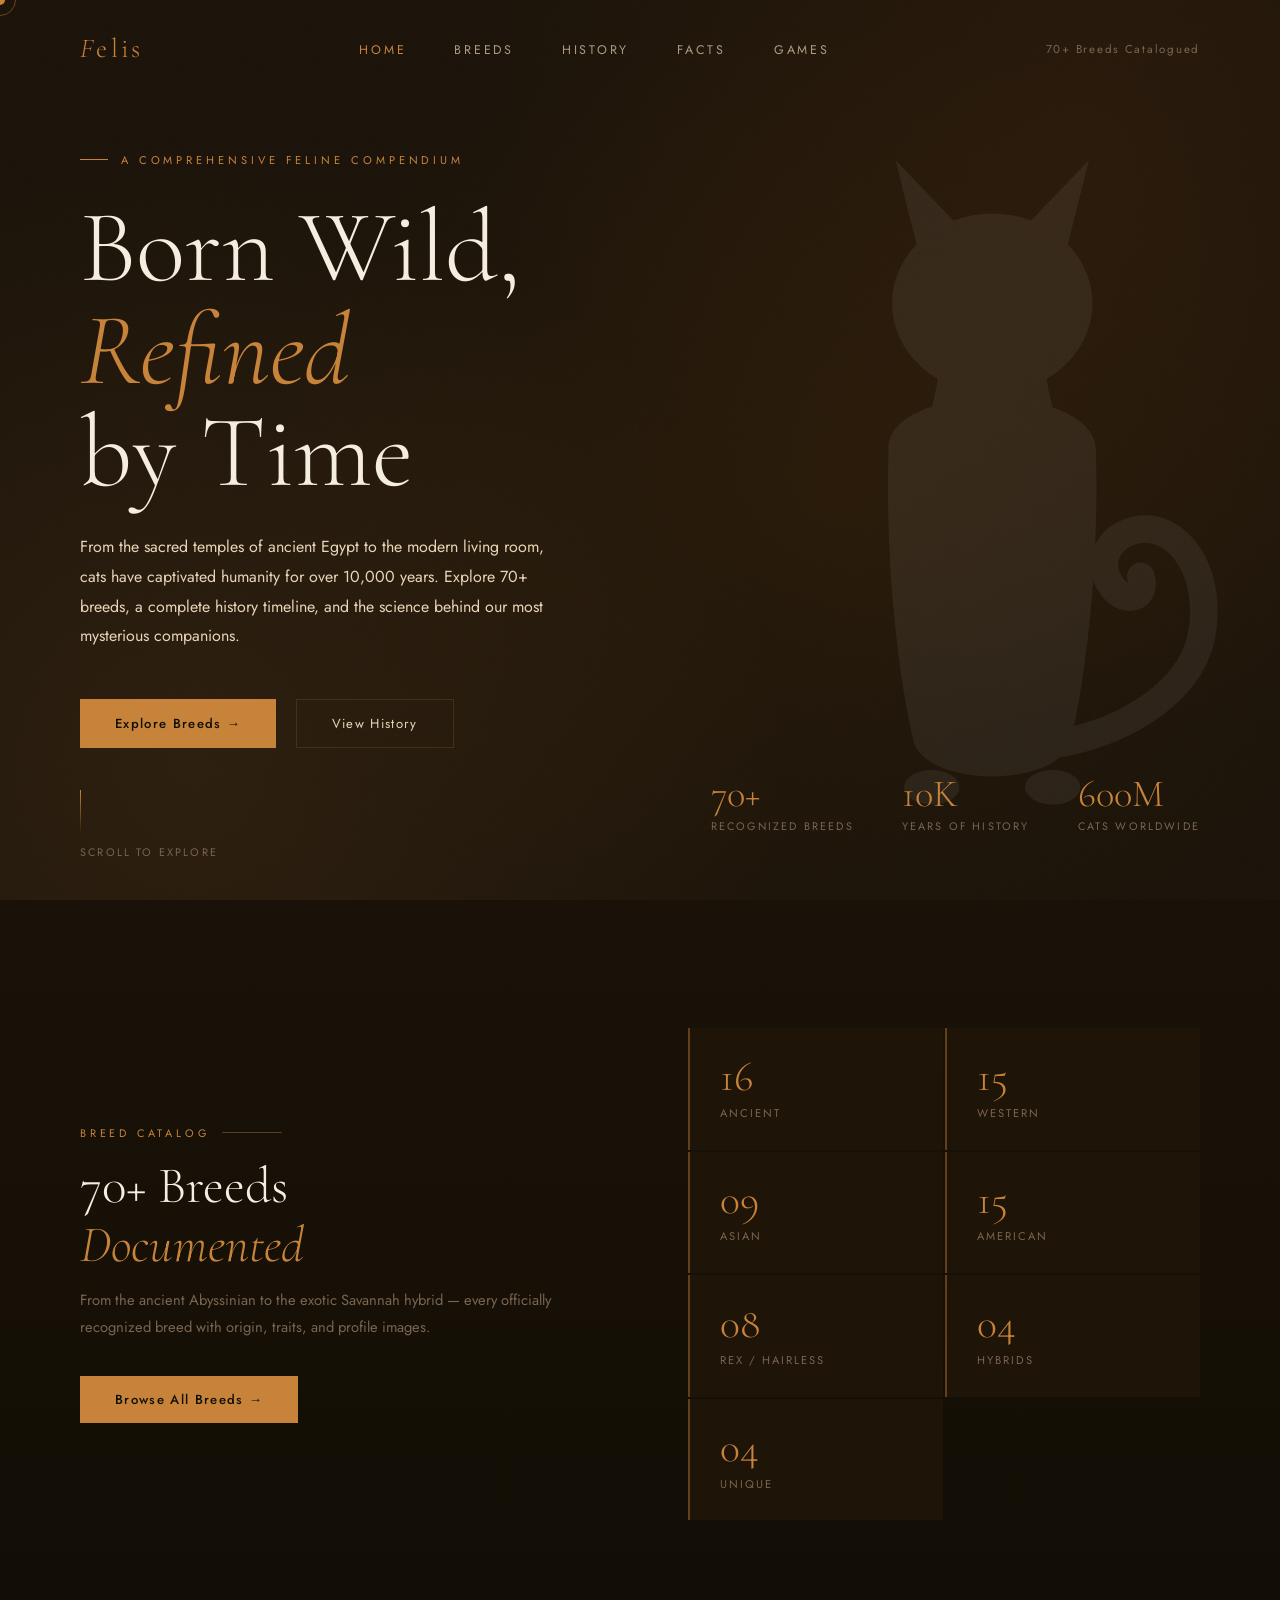
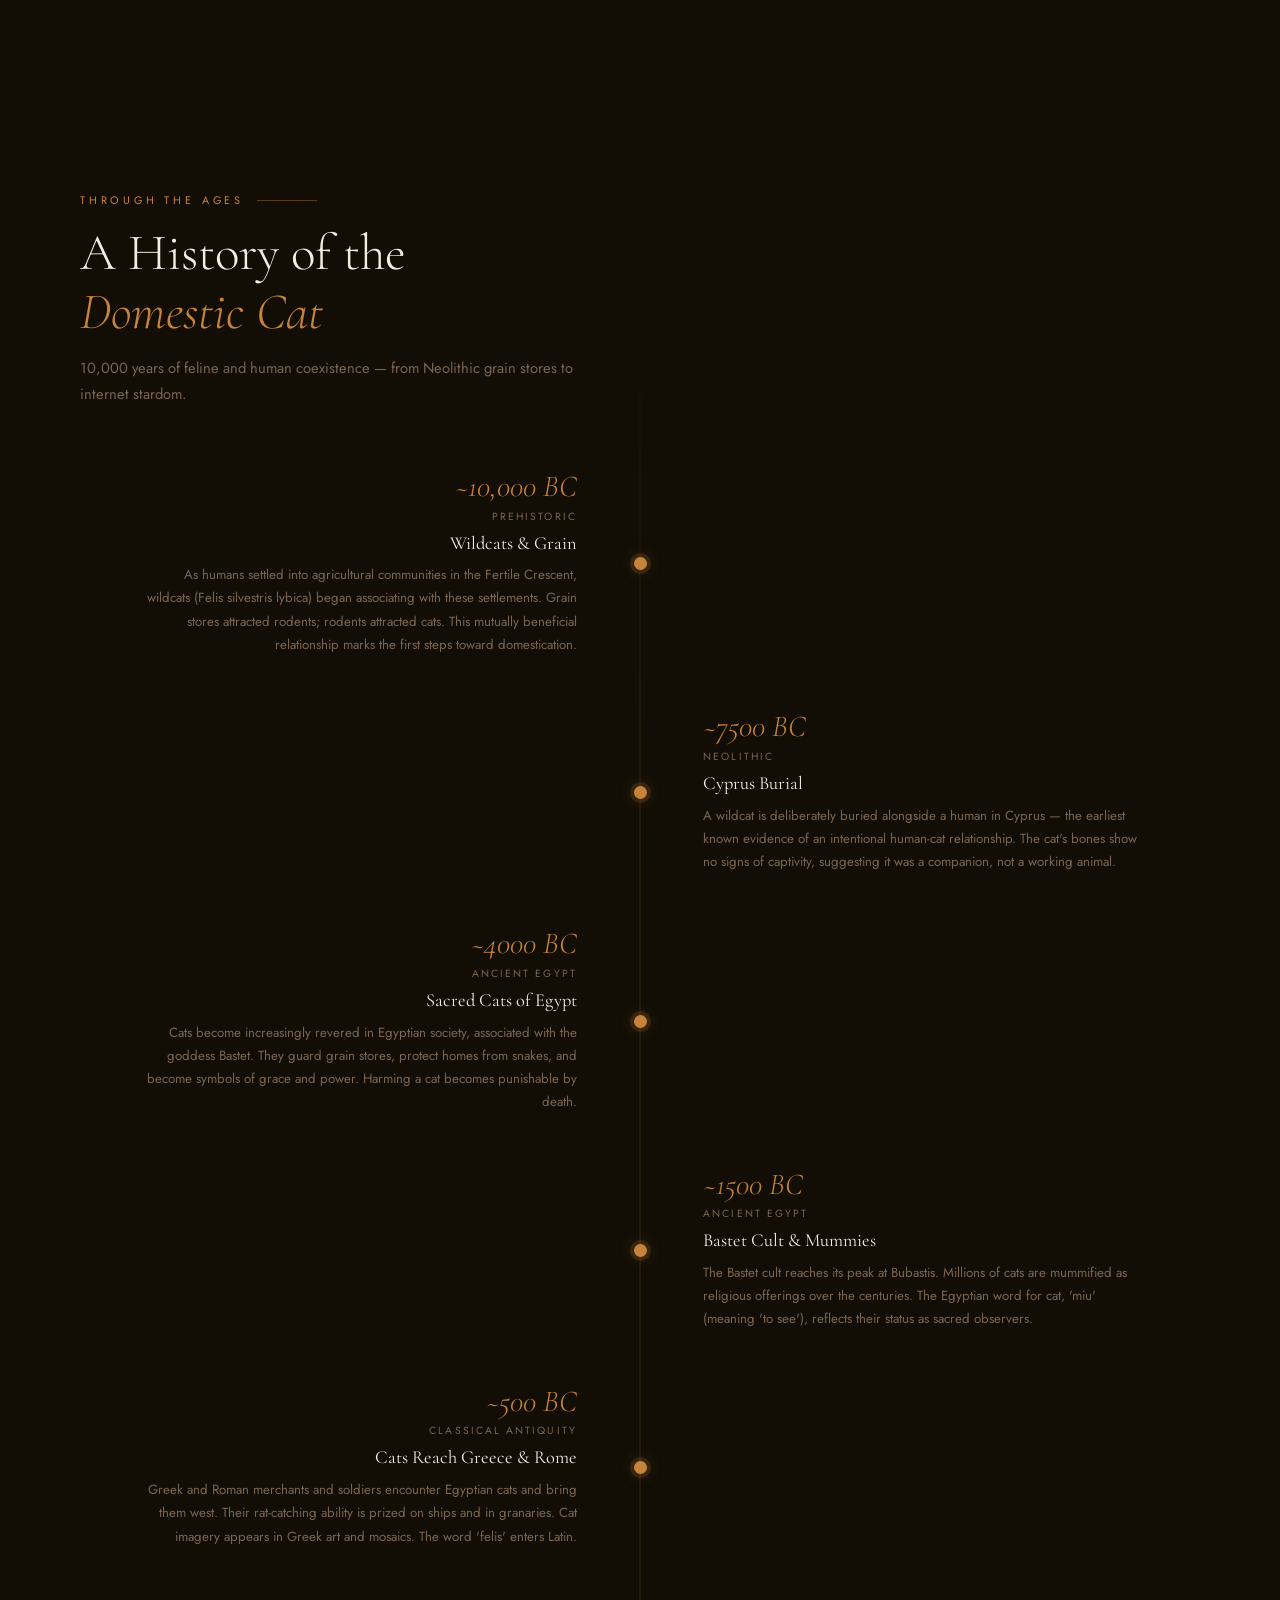
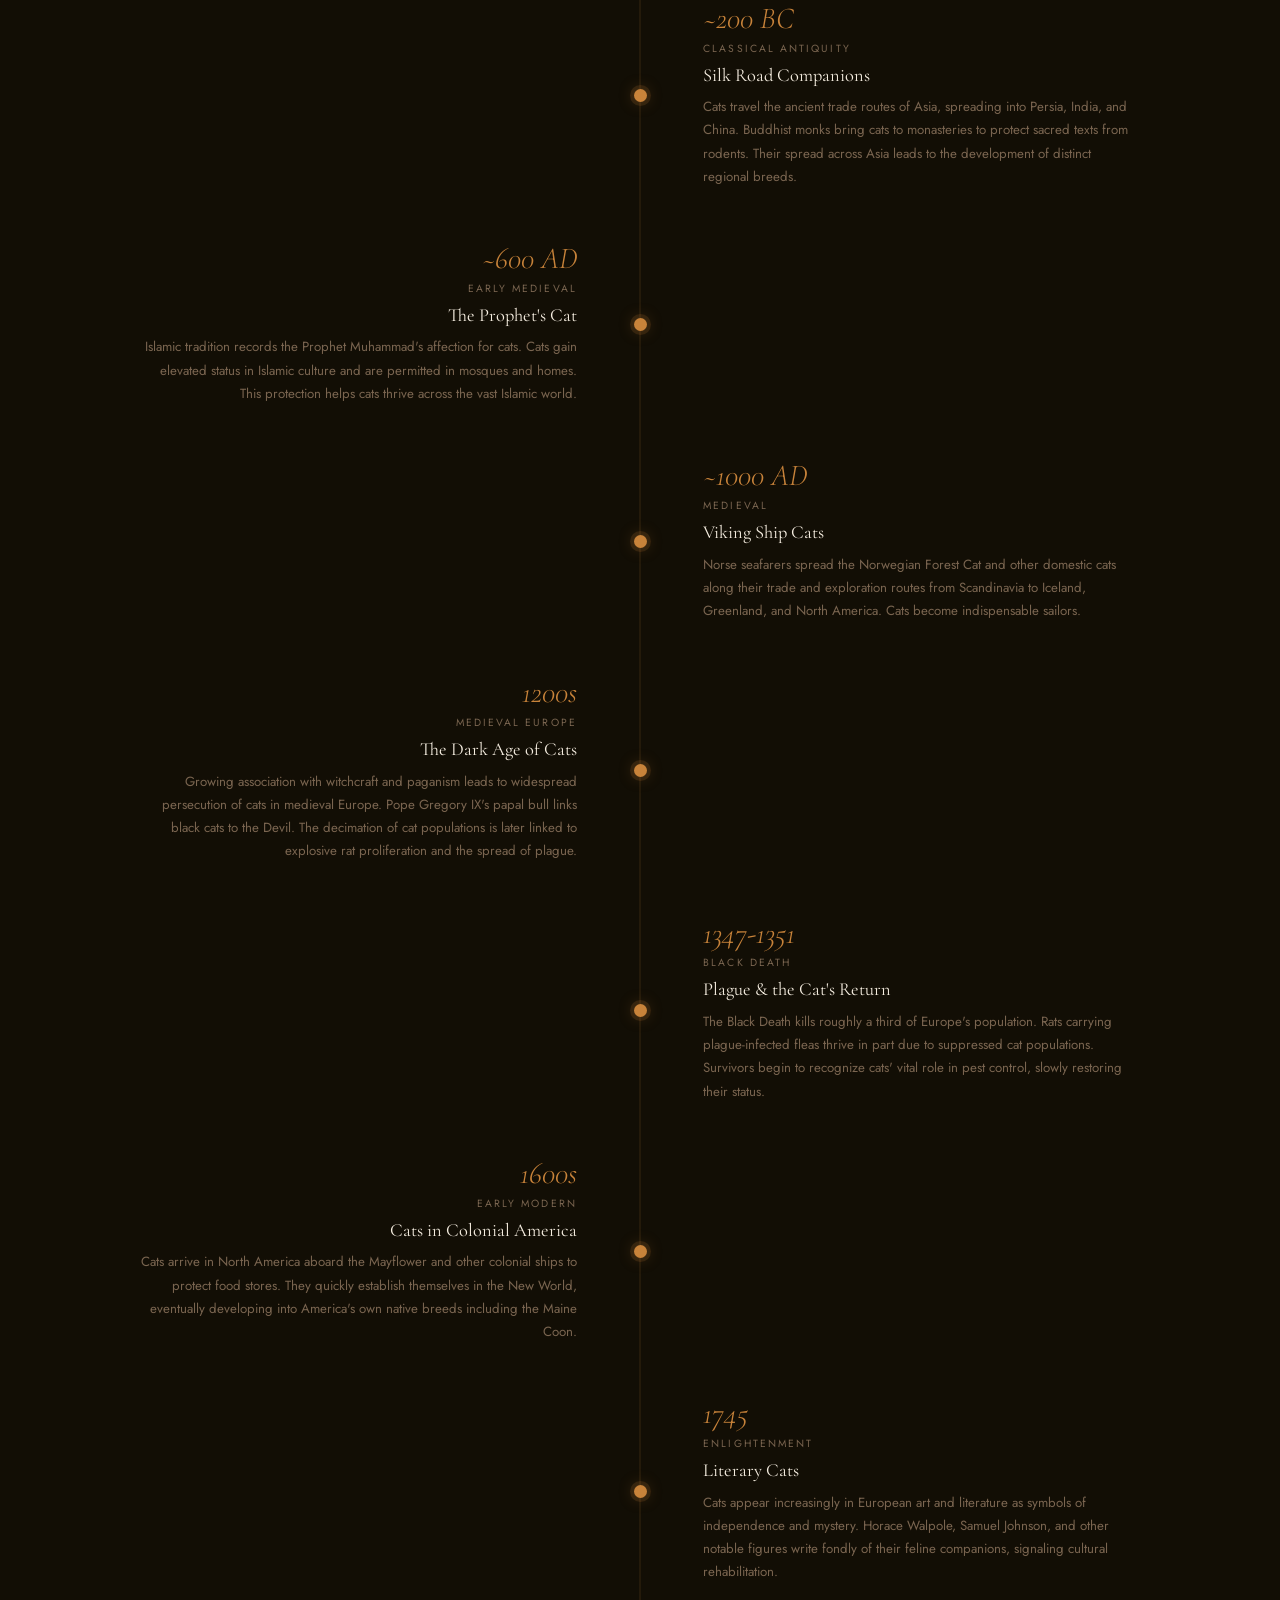
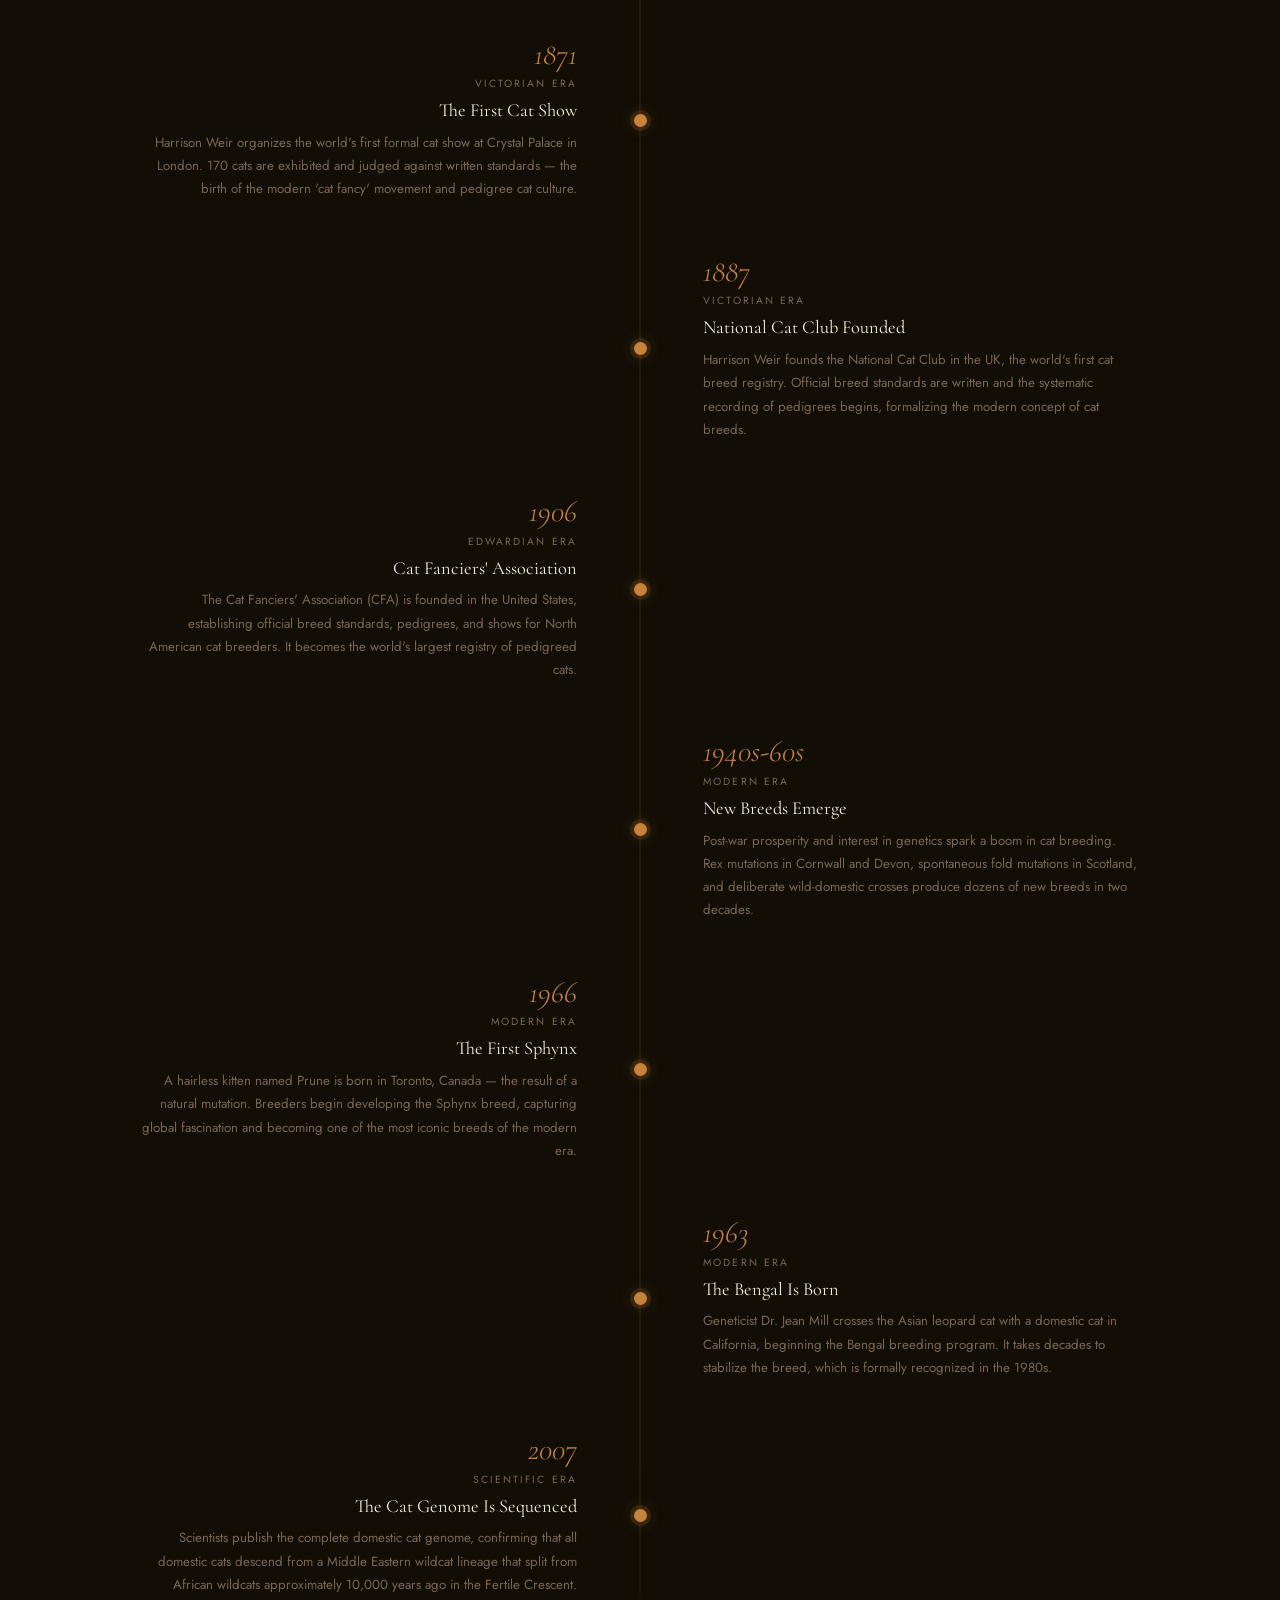
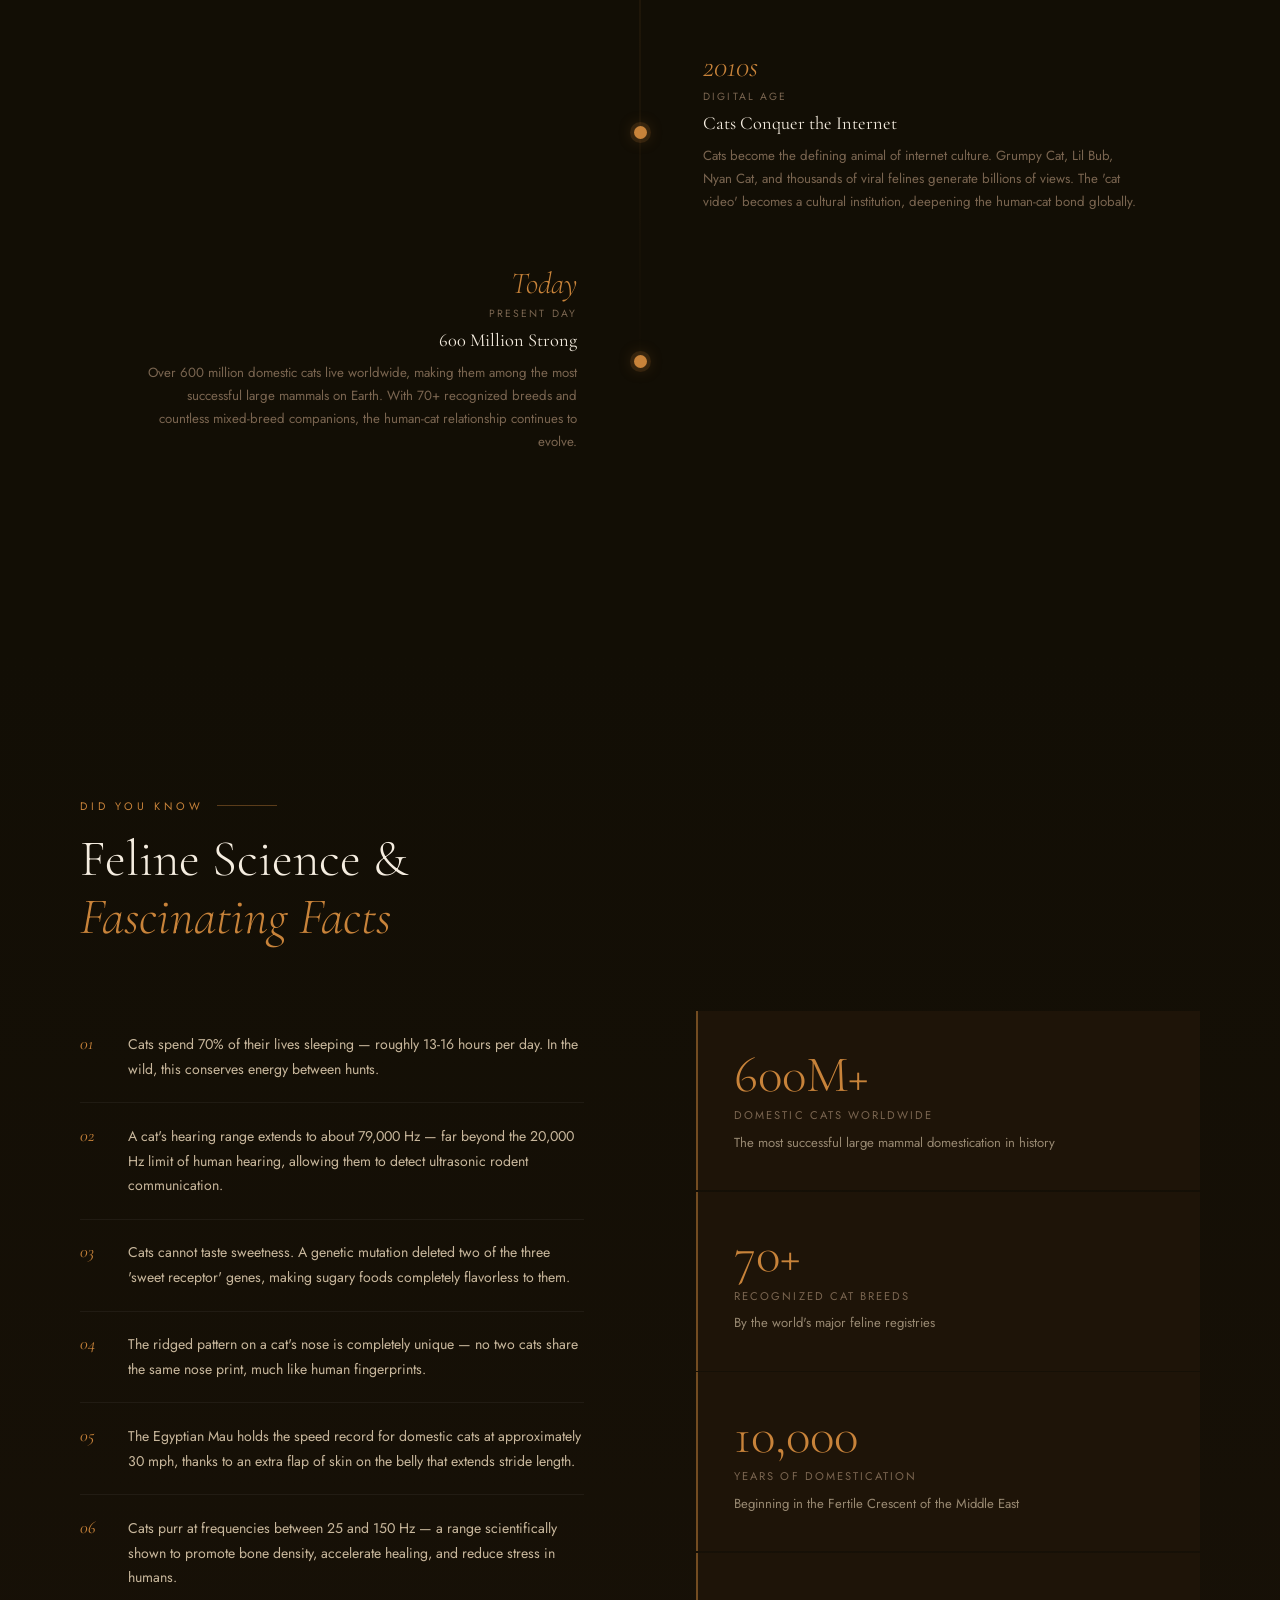
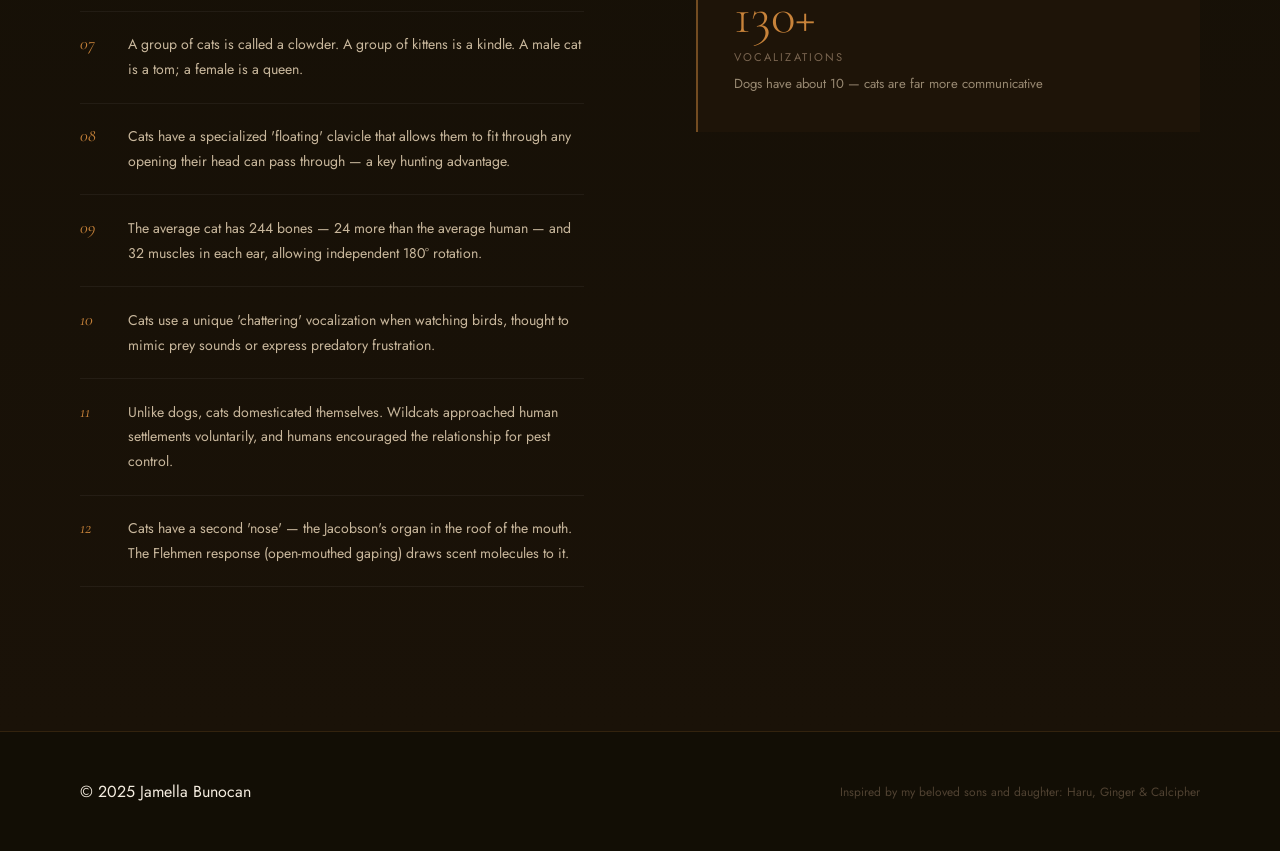
<file: index.html>
<!DOCTYPE html>
<html lang="en">
<head>
  <meta charset="UTF-8">
  <meta name="viewport" content="width=device-width, initial-scale=1.0">
  <meta name="description" content="Felis — A comprehensive guide to cat breeds, history, and fascinating feline facts.">
  <title>Felis — The World of Cats</title>
  <link rel="stylesheet" href="style.css">
</head>
<body>

  <div class="cursor"      id="cursor"></div>
  <div class="cursor-ring" id="cursorRing"></div>

  <nav id="navbar">
    <div class="nav-logo"><span>F</span>elis</div>
    <ul class="nav-links">
      <li><a href="index.html" class="active">Home</a></li>
      <li><a href="breeds.html">Breeds</a></li>
      <li><a href="#timeline">History</a></li>
      <li><a href="#facts">Facts</a></li>
      <li><a href="games.html">Games</a></li>
    </ul>
    <span class="nav-count">70+ Breeds Catalogued</span>
  </nav>

  
  <section id="hero">
    <div class="hero-ambient"></div>
    <div class="hero-grain"></div>

    <div class="hero-content">
      <p class="hero-eyebrow">A comprehensive feline compendium</p>
      <h1>Born Wild, <em>Refined</em><br>by Time</h1>
      <p class="hero-desc">
        From the sacred temples of ancient Egypt to the modern living room,
        cats have captivated humanity for over 10,000 years.
        Explore 70+ breeds, a complete history timeline, and the science
        behind our most mysterious companions.
      </p>
      <div class="hero-actions">
        <a href="breeds.html" class="btn-primary">Explore Breeds →</a>
        <a href="#timeline"   class="btn-outline">View History</a>
      </div>
    </div>

    <div class="hero-visual">
      <svg class="hero-cat-svg" viewBox="0 0 300 520" fill="white" xmlns="http://www.w3.org/2000/svg">
        
        <path d="M188 430 C230 422 268 398 272 362 C276 326 255 302 234 306 C218 309 210 324 218 337 C226 350 240 346 236 333" stroke="white" stroke-width="16" stroke-linecap="round" fill="none"/>
        
        <path d="M90 260 C88 320 95 390 105 430 C115 455 185 455 195 430 C205 390 212 320 210 260 C210 220 88 220 90 260 Z"/>
        
        <path d="M118 222 C118 195 182 195 182 222 L188 250 C188 265 112 265 112 250 Z"/>
       
        <ellipse cx="150" cy="175" rx="58" ry="52"/>
     
        <polygon points="108,148 94,92 138,138"/>
       
        <polygon points="192,148 206,92 162,138"/>
        
        <ellipse cx="115" cy="455" rx="16" ry="10"/>
       
        <ellipse cx="185" cy="455" rx="16" ry="10"/>
      </svg>
    </div>

    <div class="hero-stats">
      <div>
        <span class="hero-stat-num">70+</span>
        <span class="hero-stat-lbl">Recognized breeds</span>
      </div>
      <div>
        <span class="hero-stat-num">10K</span>
        <span class="hero-stat-lbl">Years of history</span>
      </div>
      <div>
        <span class="hero-stat-num">600M</span>
        <span class="hero-stat-lbl">Cats worldwide</span>
      </div>
    </div>

    <div class="scroll-cue">
      <div class="scroll-line"></div>
      Scroll to explore
    </div>
  </section>

 
  <section id="breeds-preview">
    <div class="section-wrap">
      <div class="preview-inner">
        <div class="preview-text">
          <p class="section-label">Breed Catalog</p>
          <h2 class="section-title">70+ Breeds<br><em>Documented</em></h2>
          <p class="section-sub">
            From the ancient Abyssinian to the exotic Savannah hybrid —
            every officially recognized breed with origin, traits, and profile images.
          </p>
          <a href="breeds.html" class="btn-primary" style="margin-top:2.2rem;display:inline-flex;">Browse All Breeds →</a>
        </div>
        <div class="preview-categories">
          <div class="preview-cat-item">
            <span class="preview-cat-count">16</span>
            <span class="preview-cat-name">Ancient</span>
          </div>
          <div class="preview-cat-item">
            <span class="preview-cat-count">15</span>
            <span class="preview-cat-name">Western</span>
          </div>
          <div class="preview-cat-item">
            <span class="preview-cat-count">09</span>
            <span class="preview-cat-name">Asian</span>
          </div>
          <div class="preview-cat-item">
            <span class="preview-cat-count">15</span>
            <span class="preview-cat-name">American</span>
          </div>
          <div class="preview-cat-item">
            <span class="preview-cat-count">08</span>
            <span class="preview-cat-name">Rex / Hairless</span>
          </div>
          <div class="preview-cat-item">
            <span class="preview-cat-count">04</span>
            <span class="preview-cat-name">Hybrids</span>
          </div>
          <div class="preview-cat-item">
            <span class="preview-cat-count">04</span>
            <span class="preview-cat-name">Unique</span>
          </div>
        </div>
      </div>
    </div>
  </section>

  
  <section id="timeline">
    <div class="timeline-center-line"></div>
    <div class="section-wrap">
      <div class="section-header">
        <p class="section-label">Through the Ages</p>
        <h2 class="section-title">A History of the<br><em>Domestic Cat</em></h2>
        <p class="section-sub">
          10,000 years of feline and human coexistence —
          from Neolithic grain stores to internet stardom.
        </p>
      </div>
      <div class="timeline-list" id="timelineList"></div>
    </div>
  </section>

  <section id="facts">
    <div class="section-wrap">
      <div class="section-header">
        <p class="section-label">Did You Know</p>
        <h2 class="section-title">Feline Science &<br><em>Fascinating Facts</em></h2>
      </div>
      <div class="facts-layout">
        <div class="facts-left"><div id="factsList"></div></div>
        <div class="facts-right" id="statsGrid"></div>
      </div>
    </div>
  </section>

  <footer>
    <p>&copy; 2025 Jamella Bunocan</p>
   <p class="footer-copy">Inspired by my beloved sons and daughter: Haru, Ginger &amp; Calcipher</p>
  </footer>

  <script src="script.js"></script>
</body>
</html>
</file>
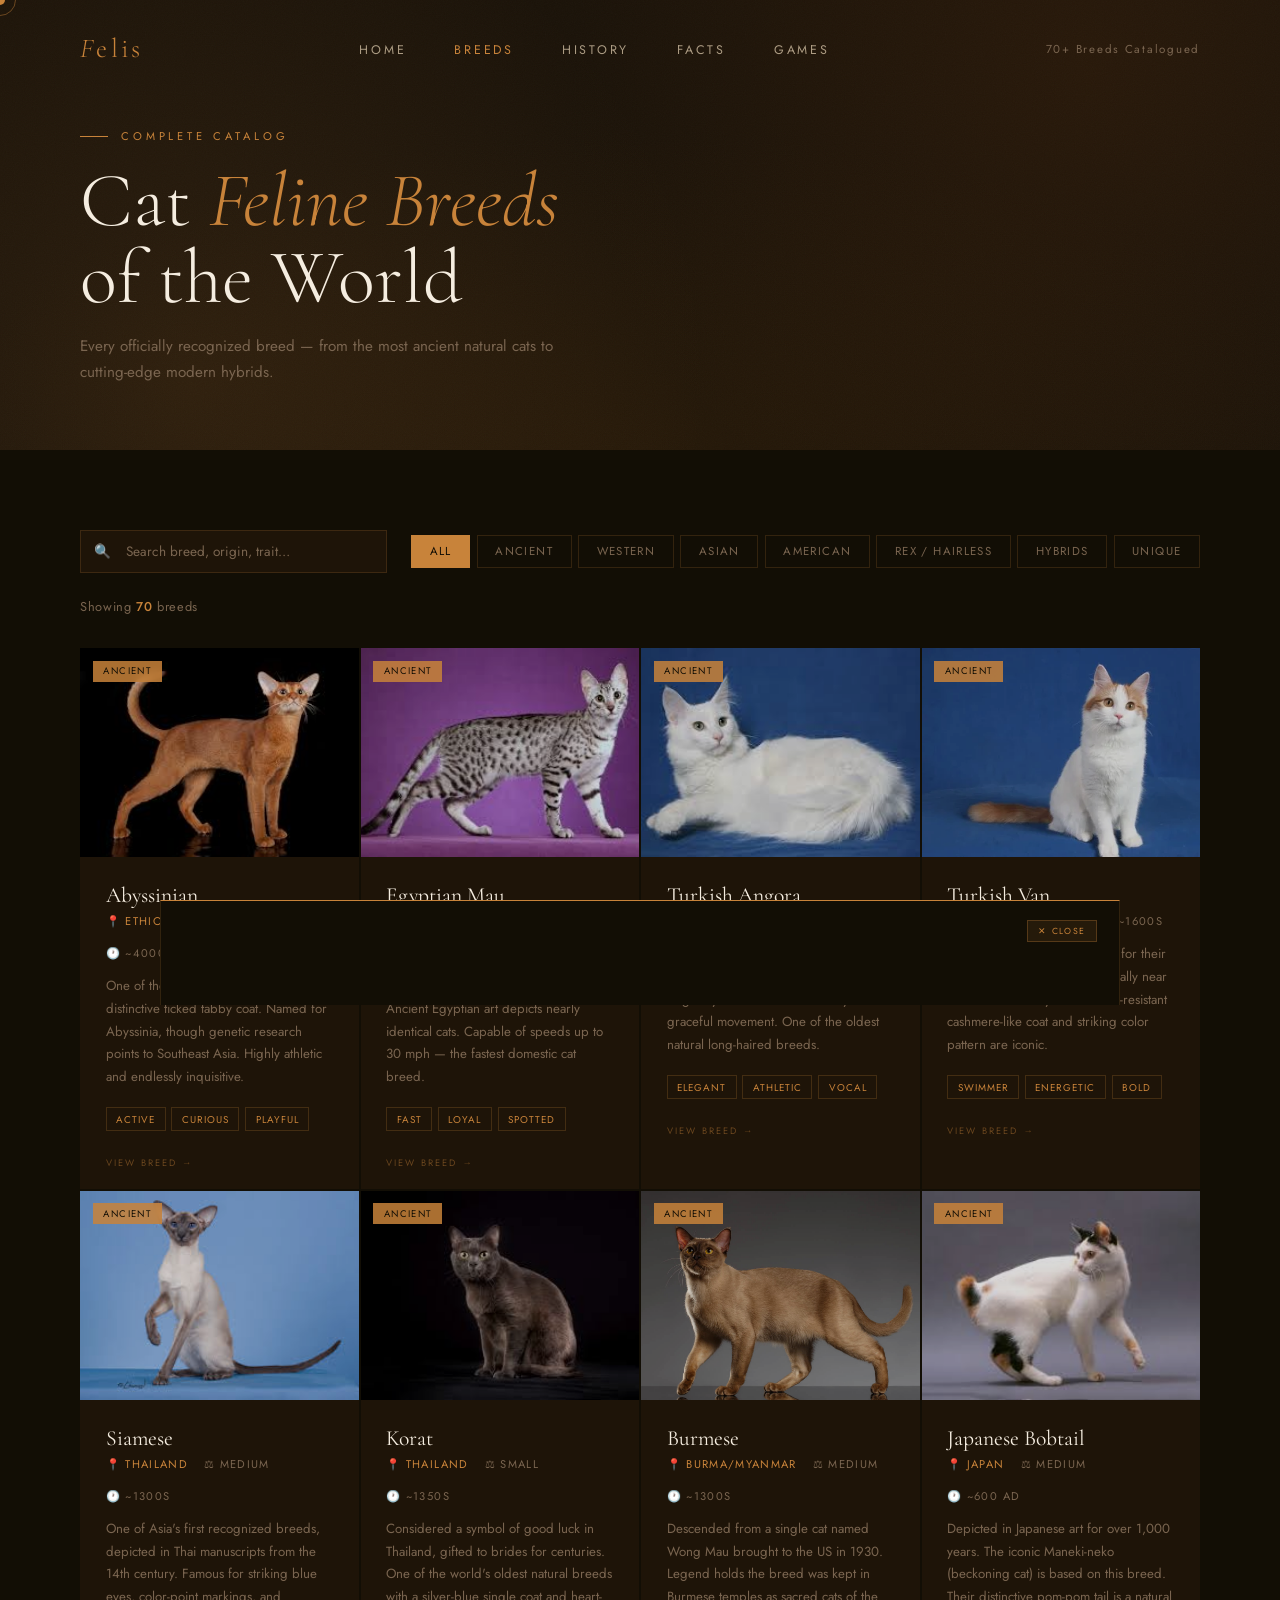
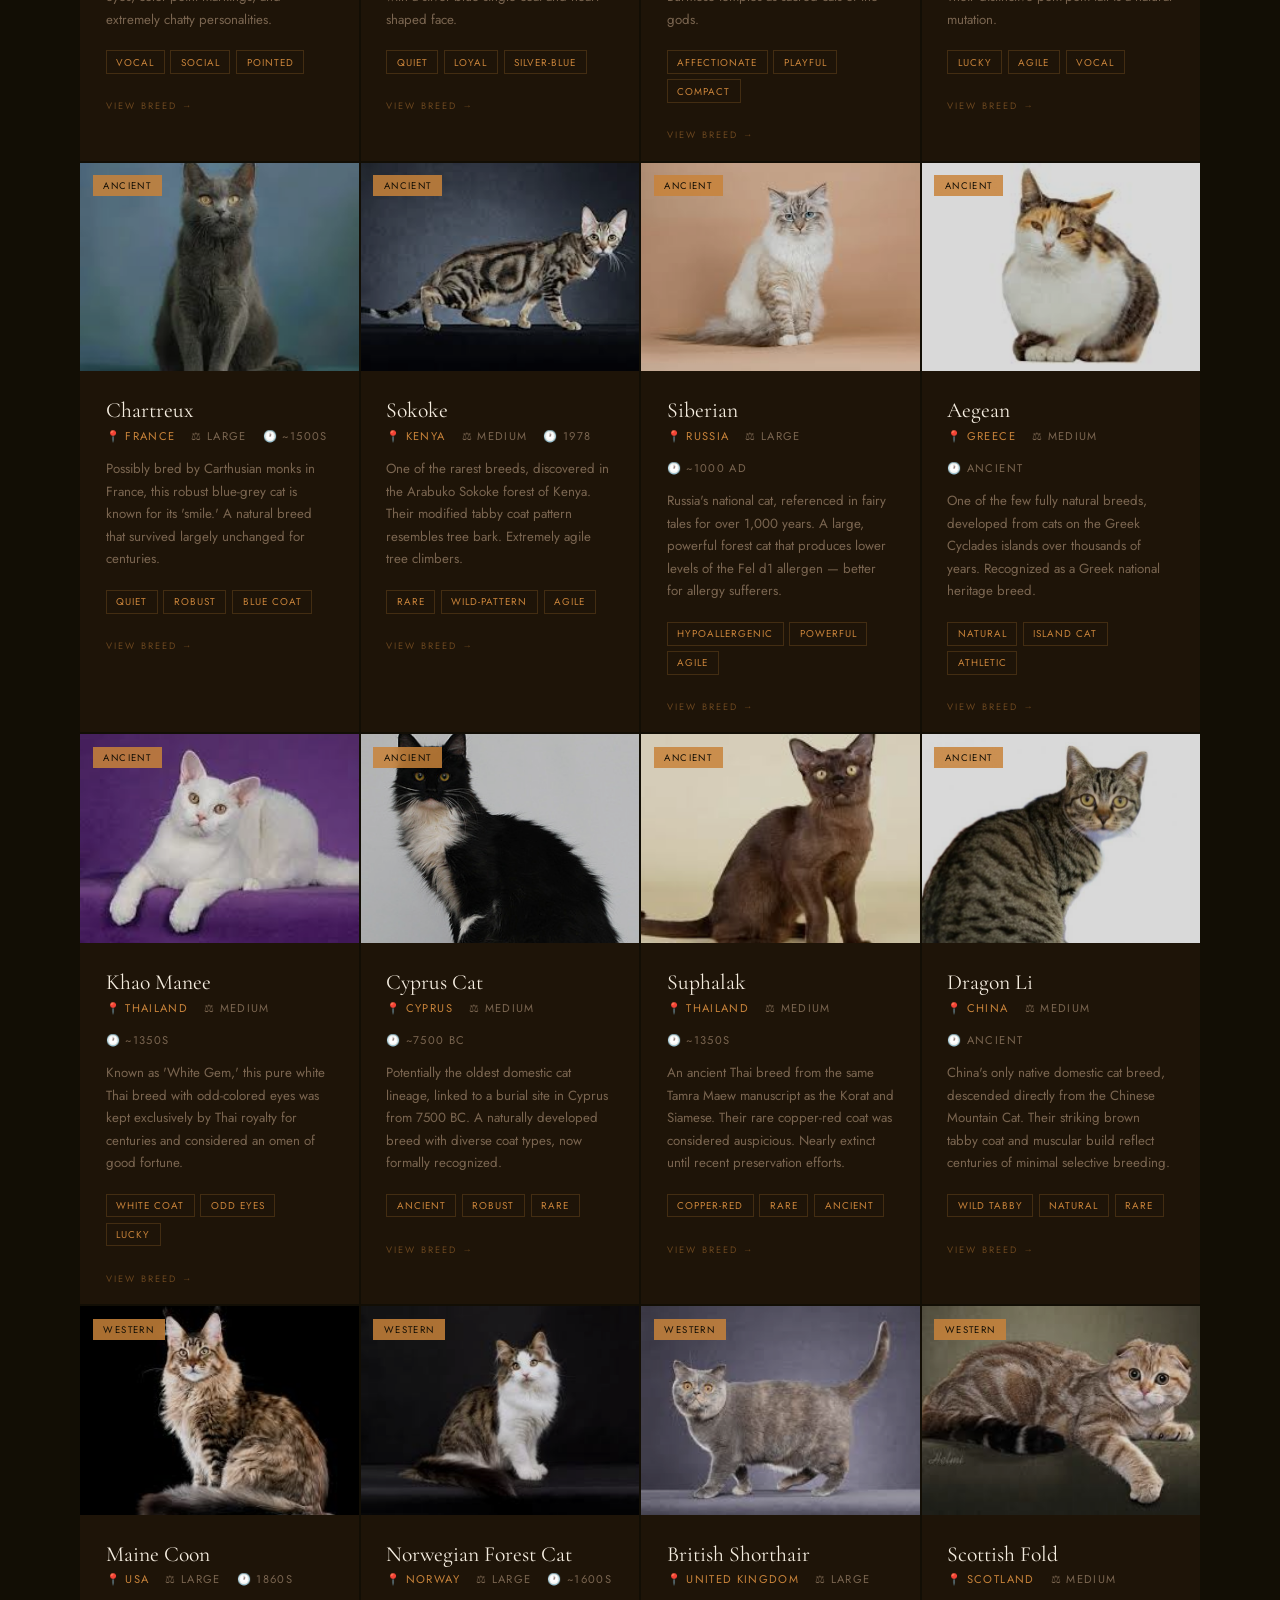
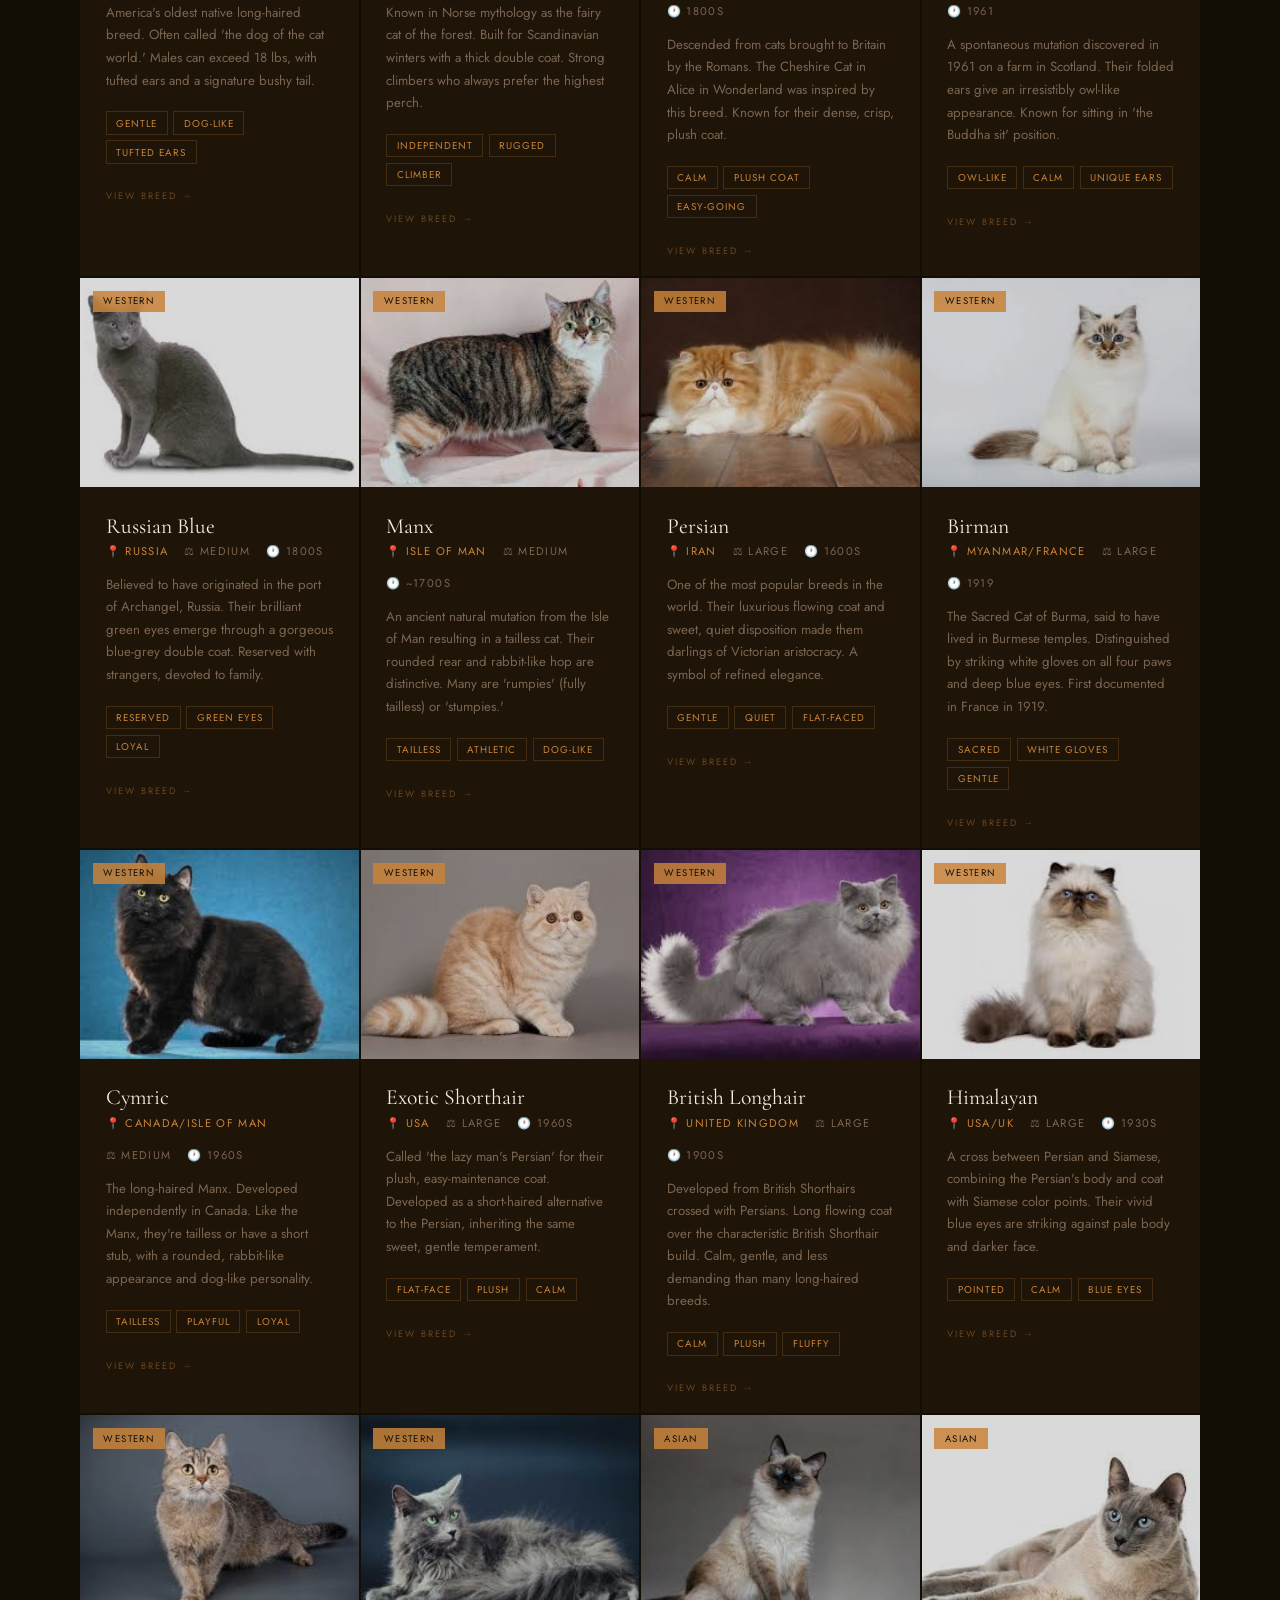
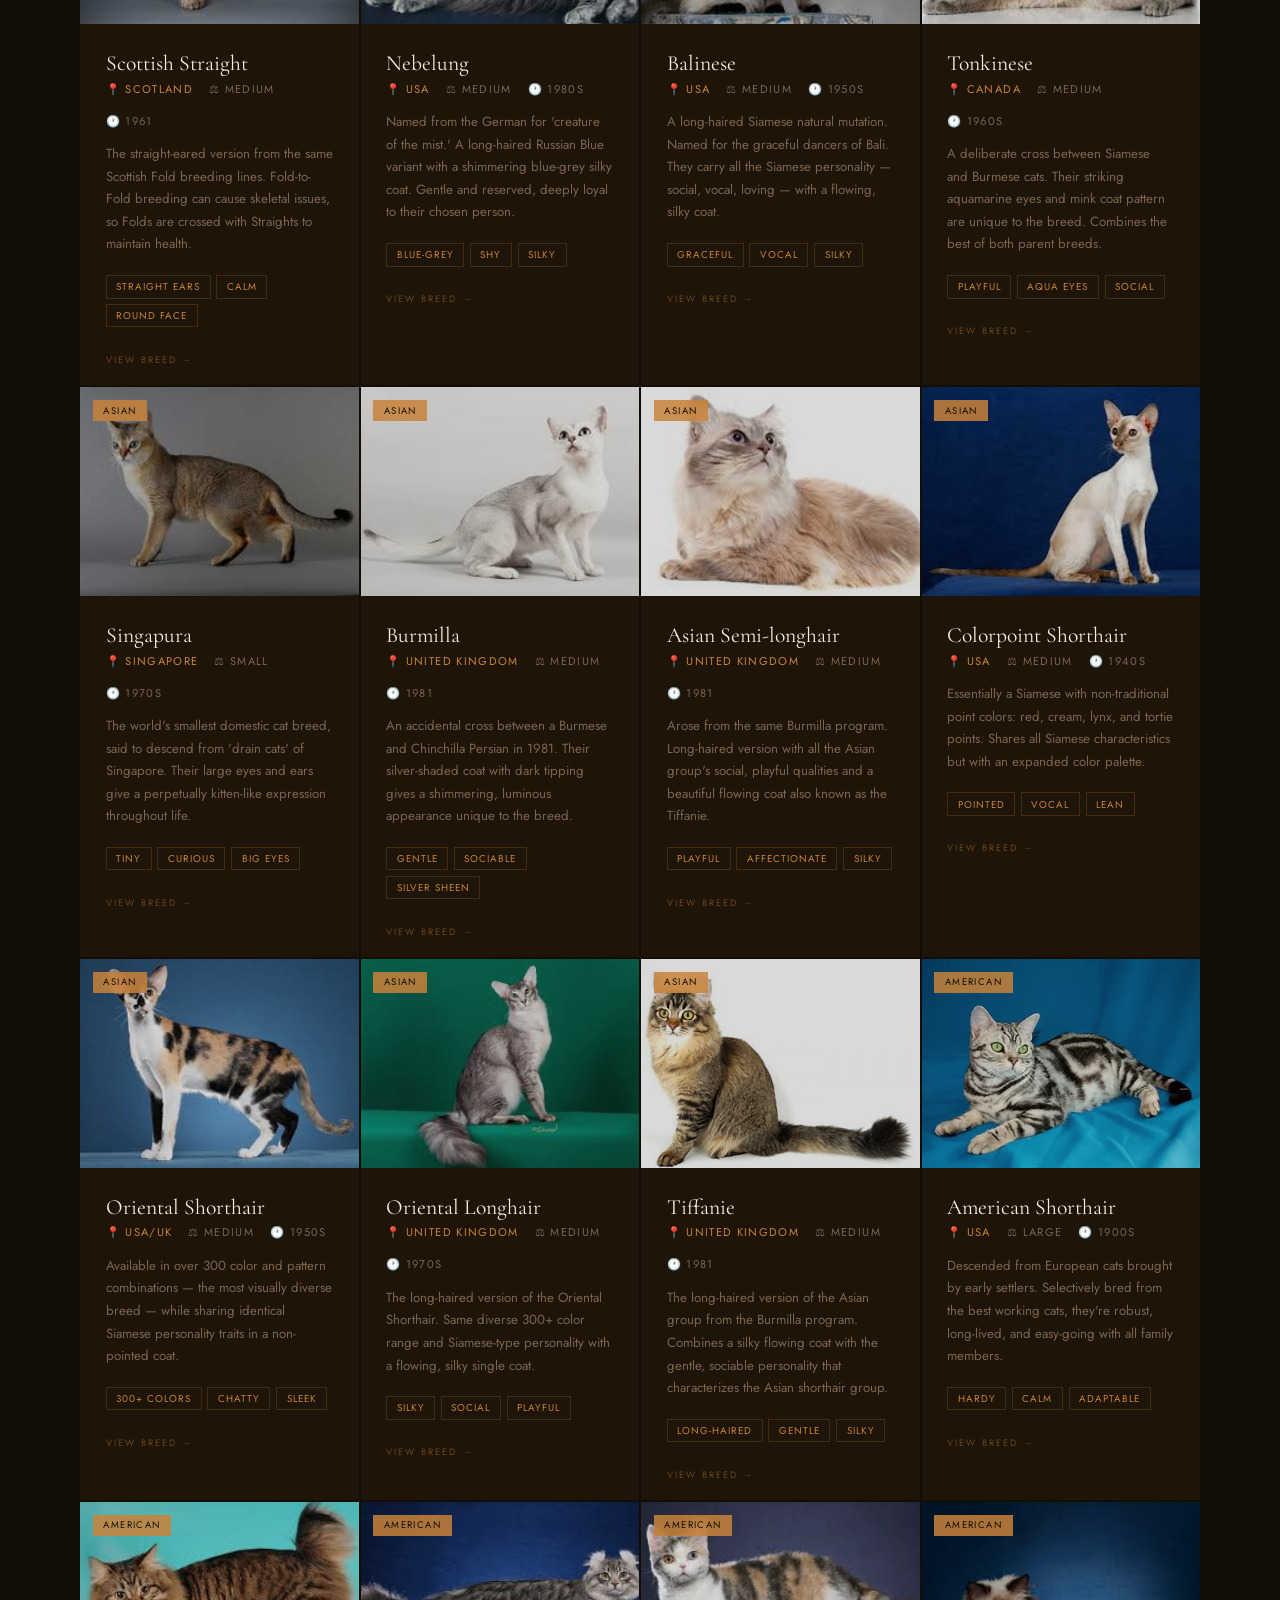
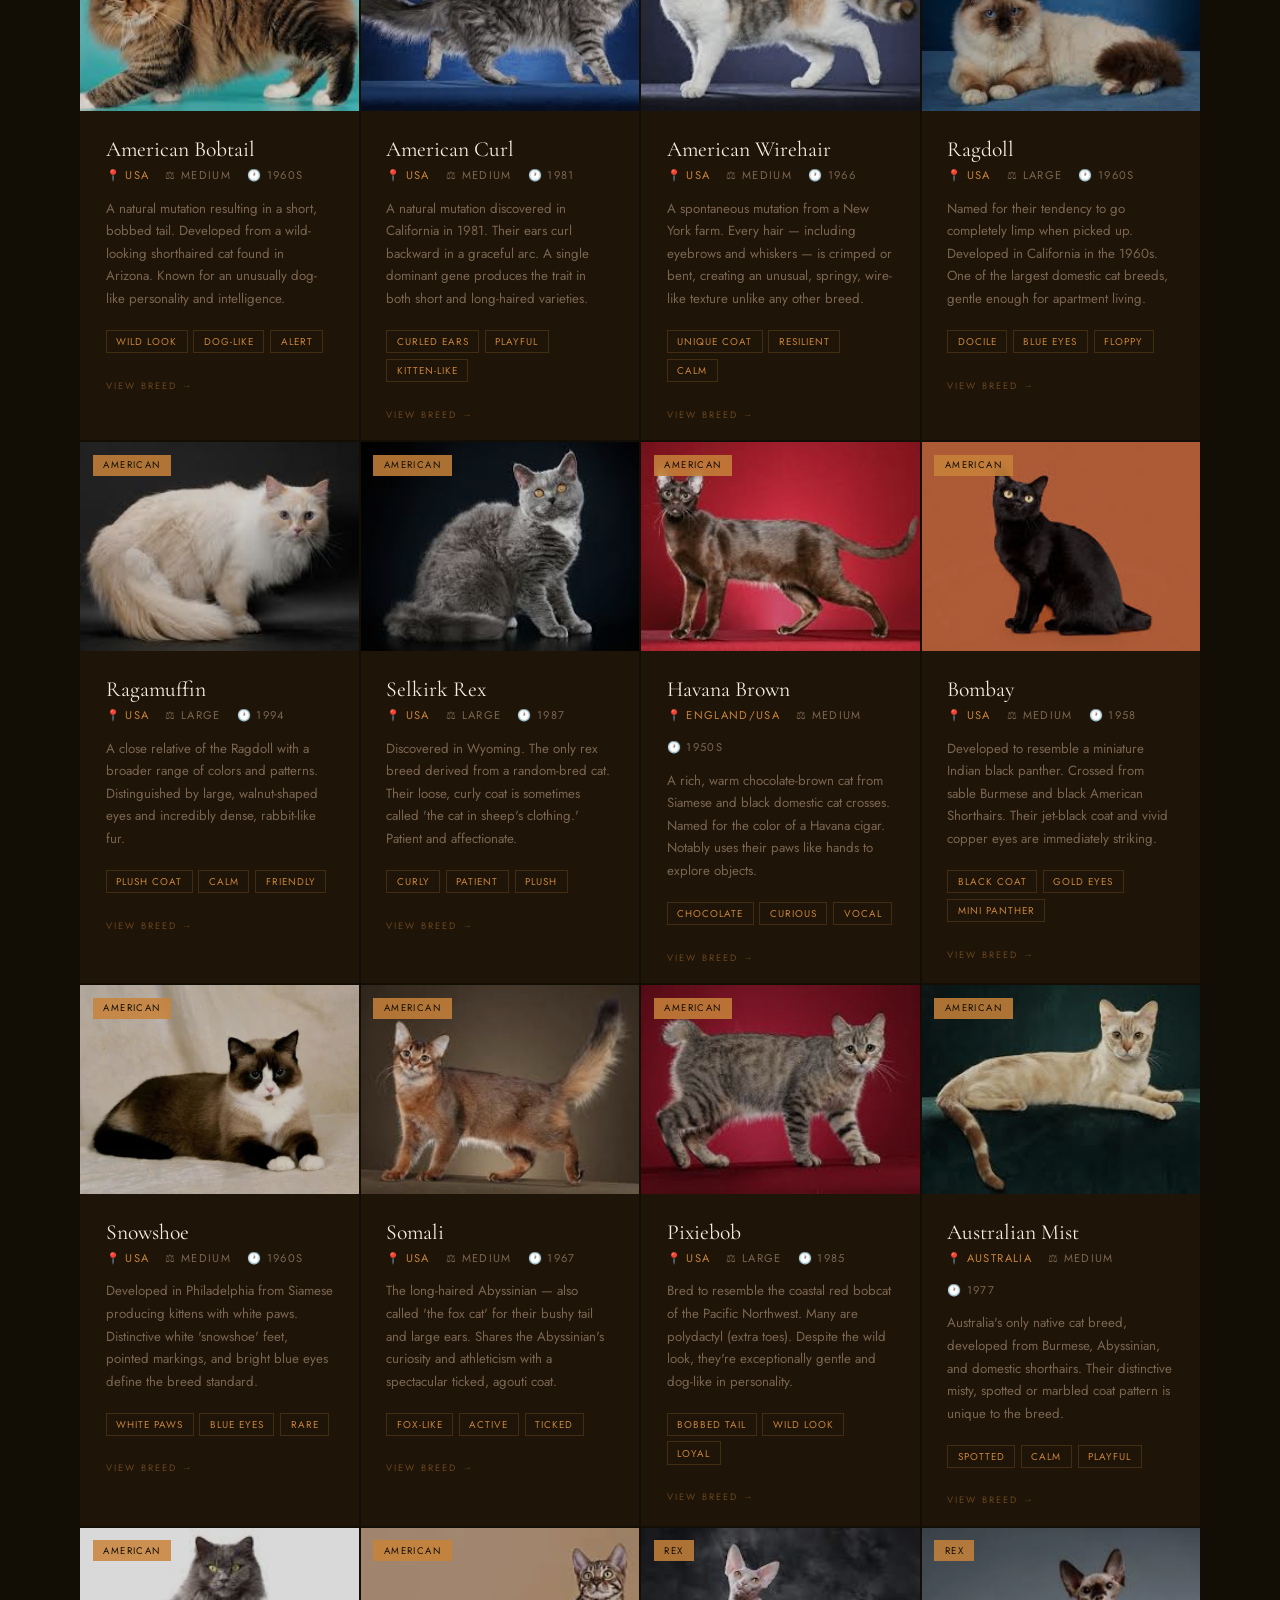
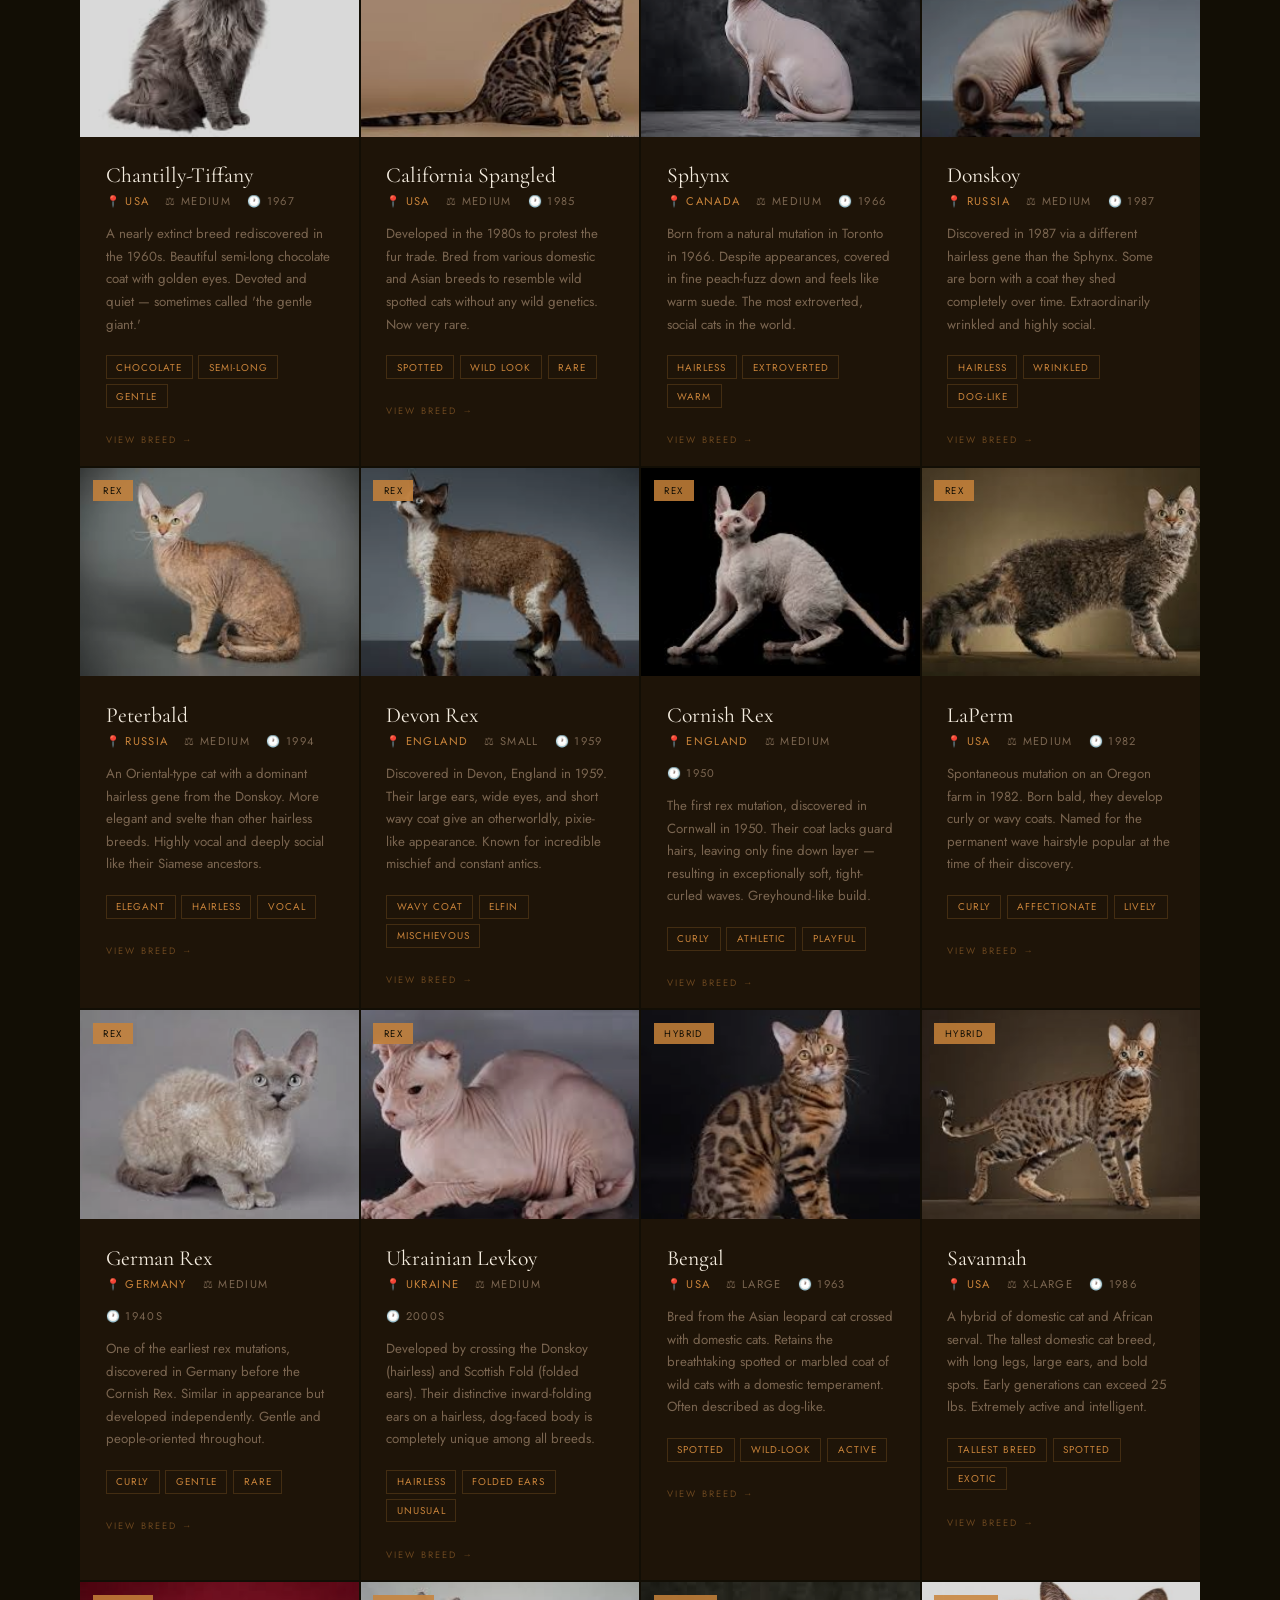
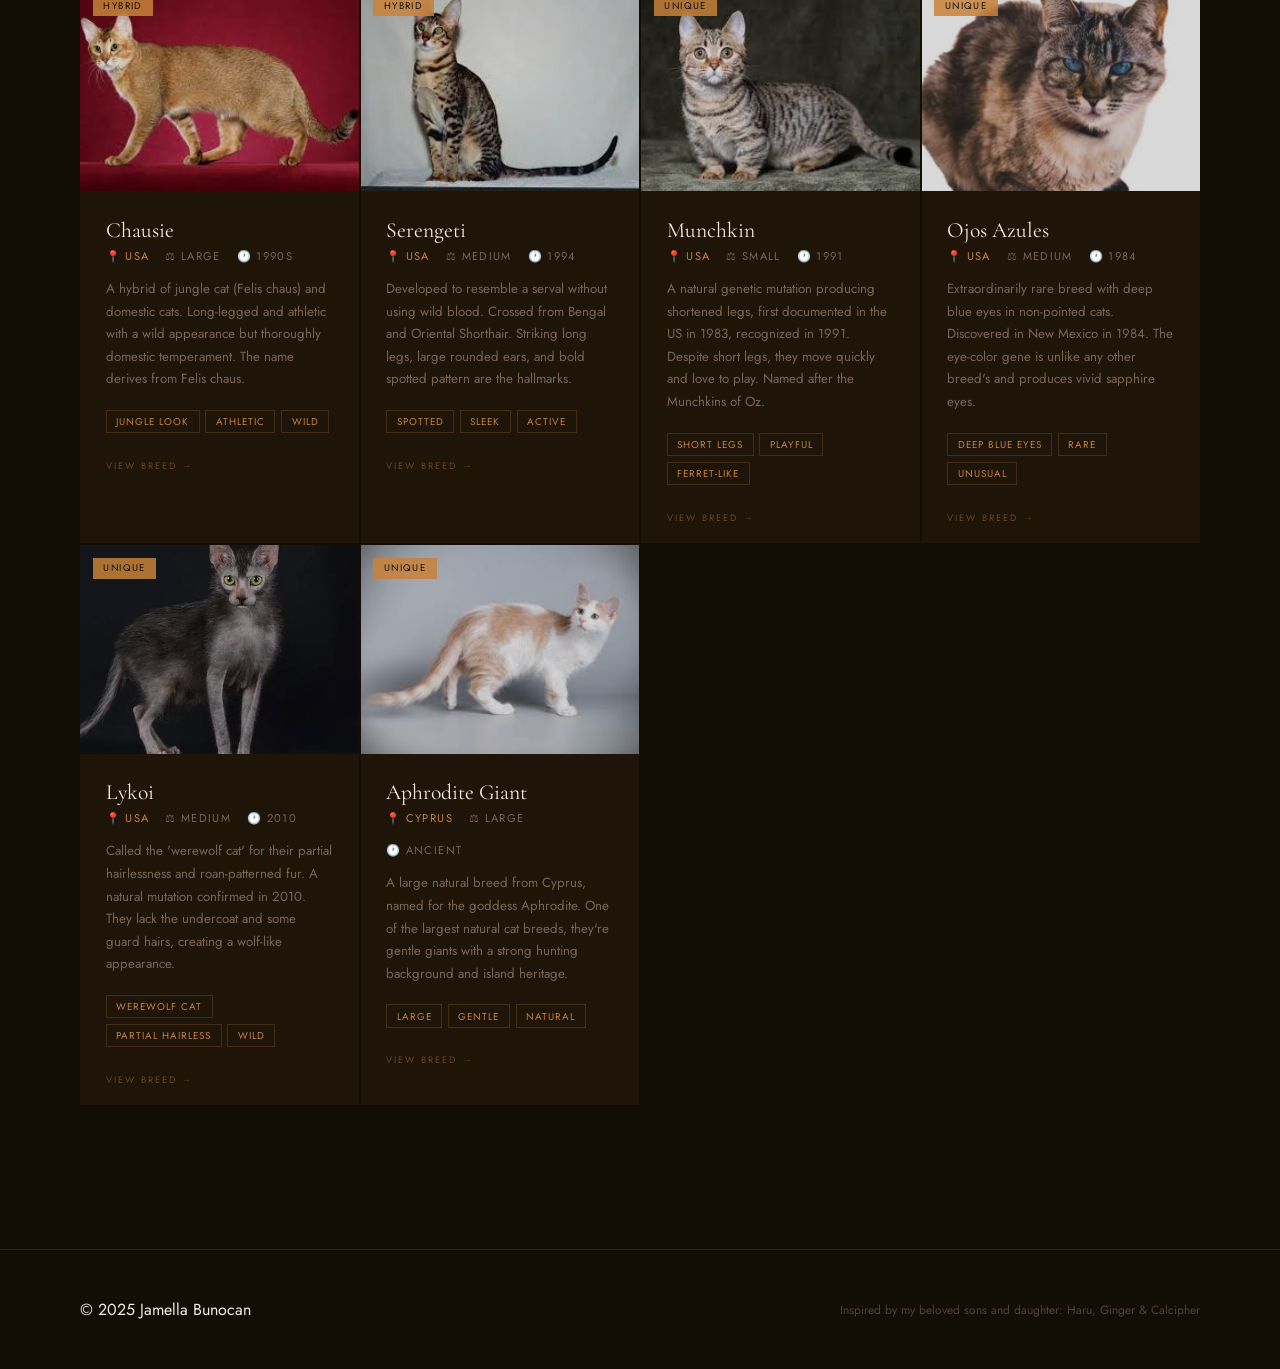
<file: breeds.html>
<!DOCTYPE html>
<html lang="en">
<head>
  <meta charset="UTF-8">
  <meta name="viewport" content="width=device-width, initial-scale=1.0">
  <meta name="description" content="Felis — Complete catalog of 70+ recognized cat breeds.">
  <title>Felis — Breed Catalog</title>
  <link rel="stylesheet" href="style.css">
</head>
<body class="page-breeds">

  <div class="cursor"      id="cursor"></div>
  <div class="cursor-ring" id="cursorRing"></div>

  <nav id="navbar">
    <div class="nav-logo"><span>F</span>elis</div>
    <ul class="nav-links">
      <li><a href="index.html">Home</a></li>
      <li><a href="breeds.html" class="active">Breeds</a></li>
      <li><a href="index.html#timeline">History</a></li>
      <li><a href="index.html#facts">Facts</a></li>
      <li><a href="games.html">Games</a></li>
    </ul>
    <span class="nav-count">70+ Breeds Catalogued</span>
  </nav>


  <div class="page-hero">
    <div class="hero-ambient"></div>
    <div class="hero-grain"></div>
    <div class="page-hero-content">
      <p class="hero-eyebrow">Complete catalog</p>
      <h1>Cat <em>Feline Breeds</em><br>of the World</h1>
      <p class="page-hero-sub">Every officially recognized breed — from the most ancient natural cats to cutting-edge modern hybrids.</p>
    </div>
  </div>


  <section id="breeds">
    <div class="section-wrap">

      <div class="breeds-controls">
        <div class="search-box">
          <span class="search-icon">🔍</span>
          <input type="text" id="breedSearch" placeholder="Search breed, origin, trait…">
        </div>
        <div class="filter-tabs">
          <button class="filter-btn active" data-filter="all">All</button>
          <button class="filter-btn" data-filter="ancient">Ancient</button>
          <button class="filter-btn" data-filter="western">Western</button>
          <button class="filter-btn" data-filter="asian">Asian</button>
          <button class="filter-btn" data-filter="american">American</button>
          <button class="filter-btn" data-filter="rex">Rex / Hairless</button>
          <button class="filter-btn" data-filter="hybrid">Hybrids</button>
          <button class="filter-btn" data-filter="unique">Unique</button>
        </div>
      </div>

      <p class="breeds-count">Showing <span id="breedsShown">71</span> breeds</p>

      <div class="breeds-grid" id="breedsGrid">

        <div class="breed-card" data-category="ancient" data-name="Abyssinian" data-origin="Ethiopia" data-traits="active curious playful">
          <div class="breed-img-wrap">
            <img src="breeds.img/Abyssinian.png" alt="Abyssinian" loading="lazy" onerror="this.style.display='none';this.nextElementSibling.style.display='flex'">
            <div class="breed-img-placeholder" style="display:none"><span class="ph-icon">🐱</span><span class="ph-name">Abyssinian</span><code class="ph-path">./images/abyssinian.jpg</code></div>
            <span class="breed-badge">Ancient</span>
          </div>
          <div class="breed-body">
            <div class="breed-name">Abyssinian</div>
            <div class="breed-meta"><span class="breed-origin">📍 Ethiopia</span><span>⚖ Medium</span><span>🕐 ~4000 BC</span></div>
            <p class="breed-desc">One of the oldest known breeds with a distinctive ticked tabby coat. Named for Abyssinia, though genetic research points to Southeast Asia. Highly athletic and endlessly inquisitive.</p>
            <div class="breed-traits"><span class="trait">Active</span><span class="trait">Curious</span><span class="trait">Playful</span></div>
          </div>
        </div>

        <div class="breed-card" data-category="ancient" data-name="Egyptian Mau" data-origin="Egypt" data-traits="fast loyal spotted">
          <div class="breed-img-wrap">
            <img src="breeds.img/Egyptian Mau.png" alt="Egyptian Mau" loading="lazy" onerror="this.style.display='none';this.nextElementSibling.style.display='flex'">
            <div class="breed-img-placeholder" style="display:none"><span class="ph-icon">🐱</span><span class="ph-name">Egyptian Mau</span><code class="ph-path">./images/egyptian-mau.jpg</code></div>
            <span class="breed-badge">Ancient</span>
          </div>
          <div class="breed-body">
            <div class="breed-name">Egyptian Mau</div>
            <div class="breed-meta"><span class="breed-origin">📍 Egypt</span><span>⚖ Medium</span><span>🕐 ~1500 BC</span></div>
            <p class="breed-desc">The only naturally spotted domestic cat. Ancient Egyptian art depicts nearly identical cats. Capable of speeds up to 30 mph — the fastest domestic cat breed.</p>
            <div class="breed-traits"><span class="trait">Fast</span><span class="trait">Loyal</span><span class="trait">Spotted</span></div>
          </div>
        </div>

        <div class="breed-card" data-category="ancient" data-name="Turkish Angora" data-origin="Turkey" data-traits="elegant athletic vocal">
          <div class="breed-img-wrap">
            <img src="breeds.img/Turkish Angora.png" alt="Turkish Angora" loading="lazy" onerror="this.style.display='none';this.nextElementSibling.style.display='flex'">
            <div class="breed-img-placeholder" style="display:none"><span class="ph-icon">🐱</span><span class="ph-name">Turkish Angora</span><code class="ph-path">./images/turkish-angora.jpg</code></div>
            <span class="breed-badge">Ancient</span>
          </div>
          <div class="breed-body">
            <div class="breed-name">Turkish Angora</div>
            <div class="breed-meta"><span class="breed-origin">📍 Turkey</span><span>⚖ Medium</span><span>🕐 ~1600s</span></div>
            <p class="breed-desc">A national treasure in Turkey, bred at the Ankara Zoo for centuries. Their silky, single-layer coat flows with every graceful movement. One of the oldest natural long-haired breeds.</p>
            <div class="breed-traits"><span class="trait">Elegant</span><span class="trait">Athletic</span><span class="trait">Vocal</span></div>
          </div>
        </div>

        <div class="breed-card" data-category="ancient" data-name="Turkish Van" data-origin="Turkey" data-traits="swimmer energetic bold">
          <div class="breed-img-wrap">
            <img src="breeds.img/Turkish Van.png" alt="Turkish Van" loading="lazy" onerror="this.style.display='none';this.nextElementSibling.style.display='flex'">
            <div class="breed-img-placeholder" style="display:none"><span class="ph-icon">🐱</span><span class="ph-name">Turkish Van</span><code class="ph-path">./images/turkish-van.jpg</code></div>
            <span class="breed-badge">Ancient</span>
          </div>
          <div class="breed-body">
            <div class="breed-name">Turkish Van</div>
            <div class="breed-meta"><span class="breed-origin">📍 Turkey</span><span>⚖ Large</span><span>🕐 ~1600s</span></div>
            <p class="breed-desc">Nicknamed 'the swimming cat' for their love of water. Developed naturally near Lake Van in Turkey. Their water-resistant cashmere-like coat and striking color pattern are iconic.</p>
            <div class="breed-traits"><span class="trait">Swimmer</span><span class="trait">Energetic</span><span class="trait">Bold</span></div>
          </div>
        </div>

        <div class="breed-card" data-category="ancient" data-name="Siamese" data-origin="Thailand" data-traits="vocal social pointed blue eyes">
          <div class="breed-img-wrap">
            <img src="breeds.img/Siamese.png" alt="Siamese" loading="lazy" onerror="this.style.display='none';this.nextElementSibling.style.display='flex'">
            <div class="breed-img-placeholder" style="display:none"><span class="ph-icon">🐱</span><span class="ph-name">Siamese</span><code class="ph-path">./images/siamese.jpg</code></div>
            <span class="breed-badge">Ancient</span>
          </div>
          <div class="breed-body">
            <div class="breed-name">Siamese</div>
            <div class="breed-meta"><span class="breed-origin">📍 Thailand</span><span>⚖ Medium</span><span>🕐 ~1300s</span></div>
            <p class="breed-desc">One of Asia's first recognized breeds, depicted in Thai manuscripts from the 14th century. Famous for striking blue eyes, color-point markings, and extremely chatty personalities.</p>
            <div class="breed-traits"><span class="trait">Vocal</span><span class="trait">Social</span><span class="trait">Pointed</span></div>
          </div>
        </div>

        <div class="breed-card" data-category="ancient" data-name="Korat" data-origin="Thailand" data-traits="quiet loyal silver blue lucky">
          <div class="breed-img-wrap">
            <img src="breeds.img/Korat.png" alt="Korat" loading="lazy" onerror="this.style.display='none';this.nextElementSibling.style.display='flex'">
            <div class="breed-img-placeholder" style="display:none"><span class="ph-icon">🐱</span><span class="ph-name">Korat</span><code class="ph-path">./images/korat.jpg</code></div>
            <span class="breed-badge">Ancient</span>
          </div>
          <div class="breed-body">
            <div class="breed-name">Korat</div>
            <div class="breed-meta"><span class="breed-origin">📍 Thailand</span><span>⚖ Small</span><span>🕐 ~1350s</span></div>
            <p class="breed-desc">Considered a symbol of good luck in Thailand, gifted to brides for centuries. One of the world's oldest natural breeds with a silver-blue single coat and heart-shaped face.</p>
            <div class="breed-traits"><span class="trait">Quiet</span><span class="trait">Loyal</span><span class="trait">Silver-blue</span></div>
          </div>
        </div>

        <div class="breed-card" data-category="ancient" data-name="Burmese" data-origin="Burma" data-traits="affectionate playful compact">
          <div class="breed-img-wrap">
            <img src="breeds.img/Burmese.png" alt="Burmese" loading="lazy" onerror="this.style.display='none';this.nextElementSibling.style.display='flex'">
            <div class="breed-img-placeholder" style="display:none"><span class="ph-icon">🐱</span><span class="ph-name">Burmese</span><code class="ph-path">./images/burmese.jpg</code></div>
            <span class="breed-badge">Ancient</span>
          </div>
          <div class="breed-body">
            <div class="breed-name">Burmese</div>
            <div class="breed-meta"><span class="breed-origin">📍 Burma/Myanmar</span><span>⚖ Medium</span><span>🕐 ~1300s</span></div>
            <p class="breed-desc">Descended from a single cat named Wong Mau brought to the US in 1930. Legend holds the breed was kept in Burmese temples as sacred cats of the gods.</p>
            <div class="breed-traits"><span class="trait">Affectionate</span><span class="trait">Playful</span><span class="trait">Compact</span></div>
          </div>
        </div>

        <div class="breed-card" data-category="ancient" data-name="Japanese Bobtail" data-origin="Japan" data-traits="lucky agile vocal pom-pom tail">
          <div class="breed-img-wrap">
            <img src="breeds.img/Japanese Bobtail.png" alt="Japanese Bobtail" loading="lazy" onerror="this.style.display='none';this.nextElementSibling.style.display='flex'">
            <div class="breed-img-placeholder" style="display:none"><span class="ph-icon">🐱</span><span class="ph-name">Japanese Bobtail</span><code class="ph-path">./images/japanese-bobtail.jpg</code></div>
            <span class="breed-badge">Ancient</span>
          </div>
          <div class="breed-body">
            <div class="breed-name">Japanese Bobtail</div>
            <div class="breed-meta"><span class="breed-origin">📍 Japan</span><span>⚖ Medium</span><span>🕐 ~600 AD</span></div>
            <p class="breed-desc">Depicted in Japanese art for over 1,000 years. The iconic Maneki-neko (beckoning cat) is based on this breed. Their distinctive pom-pom tail is a natural mutation.</p>
            <div class="breed-traits"><span class="trait">Lucky</span><span class="trait">Agile</span><span class="trait">Vocal</span></div>
          </div>
        </div>

        <div class="breed-card" data-category="ancient" data-name="Chartreux" data-origin="France" data-traits="quiet robust blue coat monks">
          <div class="breed-img-wrap">
            <img src="breeds.img/Chartreux.png" alt="Chartreux" loading="lazy" onerror="this.style.display='none';this.nextElementSibling.style.display='flex'">
            <div class="breed-img-placeholder" style="display:none"><span class="ph-icon">🐱</span><span class="ph-name">Chartreux</span><code class="ph-path">./images/chartreux.jpg</code></div>
            <span class="breed-badge">Ancient</span>
          </div>
          <div class="breed-body">
            <div class="breed-name">Chartreux</div>
            <div class="breed-meta"><span class="breed-origin">📍 France</span><span>⚖ Large</span><span>🕐 ~1500s</span></div>
            <p class="breed-desc">Possibly bred by Carthusian monks in France, this robust blue-grey cat is known for its 'smile.' A natural breed that survived largely unchanged for centuries.</p>
            <div class="breed-traits"><span class="trait">Quiet</span><span class="trait">Robust</span><span class="trait">Blue coat</span></div>
          </div>
        </div>

        <div class="breed-card" data-category="ancient" data-name="Sokoke" data-origin="Kenya" data-traits="rare wild pattern agile forest">
          <div class="breed-img-wrap">
            <img src="breeds.img/Sokoke.png" alt="Sokoke" loading="lazy" onerror="this.style.display='none';this.nextElementSibling.style.display='flex'">
            <div class="breed-img-placeholder" style="display:none"><span class="ph-icon">🐱</span><span class="ph-name">Sokoke</span><code class="ph-path">./images/sokoke.jpg</code></div>
            <span class="breed-badge">Ancient</span>
          </div>
          <div class="breed-body">
            <div class="breed-name">Sokoke</div>
            <div class="breed-meta"><span class="breed-origin">📍 Kenya</span><span>⚖ Medium</span><span>🕐 1978</span></div>
            <p class="breed-desc">One of the rarest breeds, discovered in the Arabuko Sokoke forest of Kenya. Their modified tabby coat pattern resembles tree bark. Extremely agile tree climbers.</p>
            <div class="breed-traits"><span class="trait">Rare</span><span class="trait">Wild-pattern</span><span class="trait">Agile</span></div>
          </div>
        </div>

        <div class="breed-card" data-category="ancient" data-name="Siberian" data-origin="Russia" data-traits="hypoallergenic powerful agile forest">
          <div class="breed-img-wrap">
            <img src="breeds.img/Siberian.png" alt="Siberian" loading="lazy" onerror="this.style.display='none';this.nextElementSibling.style.display='flex'">
            <div class="breed-img-placeholder" style="display:none"><span class="ph-icon">🐱</span><span class="ph-name">Siberian</span><code class="ph-path">./images/siberian.jpg</code></div>
            <span class="breed-badge">Ancient</span>
          </div>
          <div class="breed-body">
            <div class="breed-name">Siberian</div>
            <div class="breed-meta"><span class="breed-origin">📍 Russia</span><span>⚖ Large</span><span>🕐 ~1000 AD</span></div>
            <p class="breed-desc">Russia's national cat, referenced in fairy tales for over 1,000 years. A large, powerful forest cat that produces lower levels of the Fel d1 allergen — better for allergy sufferers.</p>
            <div class="breed-traits"><span class="trait">Hypoallergenic</span><span class="trait">Powerful</span><span class="trait">Agile</span></div>
          </div>
        </div>

        <div class="breed-card" data-category="ancient" data-name="Aegean" data-origin="Greece" data-traits="natural island athletic heritage">
          <div class="breed-img-wrap">
            <img src="breeds.img/Aegean.png" alt="Aegean" loading="lazy" onerror="this.style.display='none';this.nextElementSibling.style.display='flex'">
            <div class="breed-img-placeholder" style="display:none"><span class="ph-icon">🐱</span><span class="ph-name">Aegean</span><code class="ph-path">./images/aegean.jpg</code></div>
            <span class="breed-badge">Ancient</span>
          </div>
          <div class="breed-body">
            <div class="breed-name">Aegean</div>
            <div class="breed-meta"><span class="breed-origin">📍 Greece</span><span>⚖ Medium</span><span>🕐 Ancient</span></div>
            <p class="breed-desc">One of the few fully natural breeds, developed from cats on the Greek Cyclades islands over thousands of years. Recognized as a Greek national heritage breed.</p>
            <div class="breed-traits"><span class="trait">Natural</span><span class="trait">Island cat</span><span class="trait">Athletic</span></div>
          </div>
        </div>

        <div class="breed-card" data-category="ancient" data-name="Khao Manee" data-origin="Thailand" data-traits="white coat odd eyes lucky royalty">
          <div class="breed-img-wrap">
            <img src="breeds.img/Khao Manee.png" alt="Khao Manee" loading="lazy" onerror="this.style.display='none';this.nextElementSibling.style.display='flex'">
            <div class="breed-img-placeholder" style="display:none"><span class="ph-icon">🐱</span><span class="ph-name">Khao Manee</span><code class="ph-path">./images/khao-manee.jpg</code></div>
            <span class="breed-badge">Ancient</span>
          </div>
          <div class="breed-body">
            <div class="breed-name">Khao Manee</div>
            <div class="breed-meta"><span class="breed-origin">📍 Thailand</span><span>⚖ Medium</span><span>🕐 ~1350s</span></div>
            <p class="breed-desc">Known as 'White Gem,' this pure white Thai breed with odd-colored eyes was kept exclusively by Thai royalty for centuries and considered an omen of good fortune.</p>
            <div class="breed-traits"><span class="trait">White coat</span><span class="trait">Odd eyes</span><span class="trait">Lucky</span></div>
          </div>
        </div>

        <div class="breed-card" data-category="ancient" data-name="Cyprus Cat" data-origin="Cyprus" data-traits="ancient robust rare oldest">
          <div class="breed-img-wrap">
            <img src="breeds.img/Cyprus.png" alt="Cyprus Cat" loading="lazy" onerror="this.style.display='none';this.nextElementSibling.style.display='flex'">
            <div class="breed-img-placeholder" style="display:none"><span class="ph-icon">🐱</span><span class="ph-name">Cyprus Cat</span><code class="ph-path">./images/cyprus-cat.jpg</code></div>
            <span class="breed-badge">Ancient</span>
          </div>
          <div class="breed-body">
            <div class="breed-name">Cyprus Cat</div>
            <div class="breed-meta"><span class="breed-origin">📍 Cyprus</span><span>⚖ Medium</span><span>🕐 ~7500 BC</span></div>
            <p class="breed-desc">Potentially the oldest domestic cat lineage, linked to a burial site in Cyprus from 7500 BC. A naturally developed breed with diverse coat types, now formally recognized.</p>
            <div class="breed-traits"><span class="trait">Ancient</span><span class="trait">Robust</span><span class="trait">Rare</span></div>
          </div>
        </div>

        <div class="breed-card" data-category="ancient" data-name="Suphalak" data-origin="Thailand" data-traits="copper red rare ancient thai">
          <div class="breed-img-wrap">
            <img src="breeds.img/Suphalak.png" alt="Suphalak" loading="lazy" onerror="this.style.display='none';this.nextElementSibling.style.display='flex'">
            <div class="breed-img-placeholder" style="display:none"><span class="ph-icon">🐱</span><span class="ph-name">Suphalak</span><code class="ph-path">./images/suphalak.jpg</code></div>
            <span class="breed-badge">Ancient</span>
          </div>
          <div class="breed-body">
            <div class="breed-name">Suphalak</div>
            <div class="breed-meta"><span class="breed-origin">📍 Thailand</span><span>⚖ Medium</span><span>🕐 ~1350s</span></div>
            <p class="breed-desc">An ancient Thai breed from the same Tamra Maew manuscript as the Korat and Siamese. Their rare copper-red coat was considered auspicious. Nearly extinct until recent preservation efforts.</p>
            <div class="breed-traits"><span class="trait">Copper-red</span><span class="trait">Rare</span><span class="trait">Ancient</span></div>
          </div>
        </div>

        <div class="breed-card" data-category="ancient" data-name="Dragon Li" data-origin="China" data-traits="wild tabby natural chinese rare">
          <div class="breed-img-wrap">
            <img src="breeds.img/Dragon Li.png" alt="Dragon Li" loading="lazy" onerror="this.style.display='none';this.nextElementSibling.style.display='flex'">
            <div class="breed-img-placeholder" style="display:none"><span class="ph-icon">🐱</span><span class="ph-name">Dragon Li</span><code class="ph-path">./images/dragon-li.jpg</code></div>
            <span class="breed-badge">Ancient</span>
          </div>
          <div class="breed-body">
            <div class="breed-name">Dragon Li</div>
            <div class="breed-meta"><span class="breed-origin">📍 China</span><span>⚖ Medium</span><span>🕐 Ancient</span></div>
            <p class="breed-desc">China's only native domestic cat breed, descended directly from the Chinese Mountain Cat. Their striking brown tabby coat and muscular build reflect centuries of minimal selective breeding.</p>
            <div class="breed-traits"><span class="trait">Wild tabby</span><span class="trait">Natural</span><span class="trait">Rare</span></div>
          </div>
        </div>

       
        <div class="breed-card" data-category="western" data-name="Maine Coon" data-origin="USA" data-traits="gentle dog-like large tufted ears">
          <div class="breed-img-wrap">
            <img src="breeds.img/Maine Coon.png" alt="Maine Coon" loading="lazy" onerror="this.style.display='none';this.nextElementSibling.style.display='flex'">
            <div class="breed-img-placeholder" style="display:none"><span class="ph-icon">🐱</span><span class="ph-name">Maine Coon</span><code class="ph-path">./images/maine-coon.jpg</code></div>
            <span class="breed-badge">Western</span>
          </div>
          <div class="breed-body">
            <div class="breed-name">Maine Coon</div>
            <div class="breed-meta"><span class="breed-origin">📍 USA</span><span>⚖ Large</span><span>🕐 1860s</span></div>
            <p class="breed-desc">America's oldest native long-haired breed. Often called 'the dog of the cat world.' Males can exceed 18 lbs, with tufted ears and a signature bushy tail.</p>
            <div class="breed-traits"><span class="trait">Gentle</span><span class="trait">Dog-like</span><span class="trait">Tufted ears</span></div>
          </div>
        </div>

        <div class="breed-card" data-category="western" data-name="Norwegian Forest Cat" data-origin="Norway" data-traits="independent rugged climber norse">
          <div class="breed-img-wrap">
            <img src="breeds.img/Norwegian Forest Cat.png" alt="Norwegian Forest Cat" loading="lazy" onerror="this.style.display='none';this.nextElementSibling.style.display='flex'">
            <div class="breed-img-placeholder" style="display:none"><span class="ph-icon">🐱</span><span class="ph-name">Norwegian Forest Cat</span><code class="ph-path">./images/norwegian-forest-cat.jpg</code></div>
            <span class="breed-badge">Western</span>
          </div>
          <div class="breed-body">
            <div class="breed-name">Norwegian Forest Cat</div>
            <div class="breed-meta"><span class="breed-origin">📍 Norway</span><span>⚖ Large</span><span>🕐 ~1600s</span></div>
            <p class="breed-desc">Known in Norse mythology as the fairy cat of the forest. Built for Scandinavian winters with a thick double coat. Strong climbers who always prefer the highest perch.</p>
            <div class="breed-traits"><span class="trait">Independent</span><span class="trait">Rugged</span><span class="trait">Climber</span></div>
          </div>
        </div>

        <div class="breed-card" data-category="western" data-name="British Shorthair" data-origin="United Kingdom" data-traits="calm plush easy-going cheshire">
          <div class="breed-img-wrap">
            <img src="breeds.img/British Shorthair.png" alt="British Shorthair" loading="lazy" onerror="this.style.display='none';this.nextElementSibling.style.display='flex'">
            <div class="breed-img-placeholder" style="display:none"><span class="ph-icon">🐱</span><span class="ph-name">British Shorthair</span><code class="ph-path">./images/british-shorthair.jpg</code></div>
            <span class="breed-badge">Western</span>
          </div>
          <div class="breed-body">
            <div class="breed-name">British Shorthair</div>
            <div class="breed-meta"><span class="breed-origin">📍 United Kingdom</span><span>⚖ Large</span><span>🕐 1800s</span></div>
            <p class="breed-desc">Descended from cats brought to Britain by the Romans. The Cheshire Cat in Alice in Wonderland was inspired by this breed. Known for their dense, crisp, plush coat.</p>
            <div class="breed-traits"><span class="trait">Calm</span><span class="trait">Plush coat</span><span class="trait">Easy-going</span></div>
          </div>
        </div>

        <div class="breed-card" data-category="western" data-name="Scottish Fold" data-origin="Scotland" data-traits="owl-like calm unique ears folded">
          <div class="breed-img-wrap">
            <img src="breeds.img/Scottish Fold.png" alt="Scottish Fold" loading="lazy" onerror="this.style.display='none';this.nextElementSibling.style.display='flex'">
            <div class="breed-img-placeholder" style="display:none"><span class="ph-icon">🐱</span><span class="ph-name">Scottish Fold</span><code class="ph-path">./images/scottish-fold.jpg</code></div>
            <span class="breed-badge">Western</span>
          </div>
          <div class="breed-body">
            <div class="breed-name">Scottish Fold</div>
            <div class="breed-meta"><span class="breed-origin">📍 Scotland</span><span>⚖ Medium</span><span>🕐 1961</span></div>
            <p class="breed-desc">A spontaneous mutation discovered in 1961 on a farm in Scotland. Their folded ears give an irresistibly owl-like appearance. Known for sitting in 'the Buddha sit' position.</p>
            <div class="breed-traits"><span class="trait">Owl-like</span><span class="trait">Calm</span><span class="trait">Unique ears</span></div>
          </div>
        </div>

        <div class="breed-card" data-category="western" data-name="Russian Blue" data-origin="Russia" data-traits="reserved green eyes loyal blue grey">
          <div class="breed-img-wrap">
            <img src="breeds.img/Russian Blue.png" alt="Russian Blue" loading="lazy" onerror="this.style.display='none';this.nextElementSibling.style.display='flex'">
            <div class="breed-img-placeholder" style="display:none"><span class="ph-icon">🐱</span><span class="ph-name">Russian Blue</span><code class="ph-path">./images/russian-blue.jpg</code></div>
            <span class="breed-badge">Western</span>
          </div>
          <div class="breed-body">
            <div class="breed-name">Russian Blue</div>
            <div class="breed-meta"><span class="breed-origin">📍 Russia</span><span>⚖ Medium</span><span>🕐 1800s</span></div>
            <p class="breed-desc">Believed to have originated in the port of Archangel, Russia. Their brilliant green eyes emerge through a gorgeous blue-grey double coat. Reserved with strangers, devoted to family.</p>
            <div class="breed-traits"><span class="trait">Reserved</span><span class="trait">Green eyes</span><span class="trait">Loyal</span></div>
          </div>
        </div>

        <div class="breed-card" data-category="western" data-name="Manx" data-origin="Isle of Man" data-traits="tailless athletic dog-like rumpy">
          <div class="breed-img-wrap">
            <img src="breeds.img/Manx.png" alt="Manx" loading="lazy" onerror="this.style.display='none';this.nextElementSibling.style.display='flex'">
            <div class="breed-img-placeholder" style="display:none"><span class="ph-icon">🐱</span><span class="ph-name">Manx</span><code class="ph-path">./images/manx.jpg</code></div>
            <span class="breed-badge">Western</span>
          </div>
          <div class="breed-body">
            <div class="breed-name">Manx</div>
            <div class="breed-meta"><span class="breed-origin">📍 Isle of Man</span><span>⚖ Medium</span><span>🕐 ~1700s</span></div>
            <p class="breed-desc">An ancient natural mutation from the Isle of Man resulting in a tailless cat. Their rounded rear and rabbit-like hop are distinctive. Many are 'rumpies' (fully tailless) or 'stumpies.'</p>
            <div class="breed-traits"><span class="trait">Tailless</span><span class="trait">Athletic</span><span class="trait">Dog-like</span></div>
          </div>
        </div>

        <div class="breed-card" data-category="western" data-name="Persian" data-origin="Iran" data-traits="gentle quiet flat-faced luxurious">
          <div class="breed-img-wrap">
            <img src="breeds.img/Persian.png" alt="Persian" loading="lazy" onerror="this.style.display='none';this.nextElementSibling.style.display='flex'">
            <div class="breed-img-placeholder" style="display:none"><span class="ph-icon">🐱</span><span class="ph-name">Persian</span><code class="ph-path">./images/persian.jpg</code></div>
            <span class="breed-badge">Western</span>
          </div>
          <div class="breed-body">
            <div class="breed-name">Persian</div>
            <div class="breed-meta"><span class="breed-origin">📍 Iran</span><span>⚖ Large</span><span>🕐 1600s</span></div>
            <p class="breed-desc">One of the most popular breeds in the world. Their luxurious flowing coat and sweet, quiet disposition made them darlings of Victorian aristocracy. A symbol of refined elegance.</p>
            <div class="breed-traits"><span class="trait">Gentle</span><span class="trait">Quiet</span><span class="trait">Flat-faced</span></div>
          </div>
        </div>

        <div class="breed-card" data-category="western" data-name="Birman" data-origin="Myanmar" data-traits="sacred white gloves gentle blue eyes">
          <div class="breed-img-wrap">
            <img src="breeds.img/Birman.png" alt="Birman" loading="lazy" onerror="this.style.display='none';this.nextElementSibling.style.display='flex'">
            <div class="breed-img-placeholder" style="display:none"><span class="ph-icon">🐱</span><span class="ph-name">Birman</span><code class="ph-path">./images/birman.jpg</code></div>
            <span class="breed-badge">Western</span>
          </div>
          <div class="breed-body">
            <div class="breed-name">Birman</div>
            <div class="breed-meta"><span class="breed-origin">📍 Myanmar/France</span><span>⚖ Large</span><span>🕐 1919</span></div>
            <p class="breed-desc">The Sacred Cat of Burma, said to have lived in Burmese temples. Distinguished by striking white gloves on all four paws and deep blue eyes. First documented in France in 1919.</p>
            <div class="breed-traits"><span class="trait">Sacred</span><span class="trait">White gloves</span><span class="trait">Gentle</span></div>
          </div>
        </div>

        <div class="breed-card" data-category="western" data-name="Cymric" data-origin="Canada" data-traits="tailless playful loyal longhair manx">
          <div class="breed-img-wrap">
            <img src="breeds.img/Cymric.png" alt="Cymric" loading="lazy" onerror="this.style.display='none';this.nextElementSibling.style.display='flex'">
            <div class="breed-img-placeholder" style="display:none"><span class="ph-icon">🐱</span><span class="ph-name">Cymric</span><code class="ph-path">./images/cymric.jpg</code></div>
            <span class="breed-badge">Western</span>
          </div>
          <div class="breed-body">
            <div class="breed-name">Cymric</div>
            <div class="breed-meta"><span class="breed-origin">📍 Canada/Isle of Man</span><span>⚖ Medium</span><span>🕐 1960s</span></div>
            <p class="breed-desc">The long-haired Manx. Developed independently in Canada. Like the Manx, they're tailless or have a short stub, with a rounded, rabbit-like appearance and dog-like personality.</p>
            <div class="breed-traits"><span class="trait">Tailless</span><span class="trait">Playful</span><span class="trait">Loyal</span></div>
          </div>
        </div>

        <div class="breed-card" data-category="western" data-name="Exotic Shorthair" data-origin="USA" data-traits="flat face plush calm persian short">
          <div class="breed-img-wrap">
            <img src="breeds.img/Exotic Shorthair.png" alt="Exotic Shorthair" loading="lazy" onerror="this.style.display='none';this.nextElementSibling.style.display='flex'">
            <div class="breed-img-placeholder" style="display:none"><span class="ph-icon">🐱</span><span class="ph-name">Exotic Shorthair</span><code class="ph-path">./images/exotic-shorthair.jpg</code></div>
            <span class="breed-badge">Western</span>
          </div>
          <div class="breed-body">
            <div class="breed-name">Exotic Shorthair</div>
            <div class="breed-meta"><span class="breed-origin">📍 USA</span><span>⚖ Large</span><span>🕐 1960s</span></div>
            <p class="breed-desc">Called 'the lazy man's Persian' for their plush, easy-maintenance coat. Developed as a short-haired alternative to the Persian, inheriting the same sweet, gentle temperament.</p>
            <div class="breed-traits"><span class="trait">Flat-face</span><span class="trait">Plush</span><span class="trait">Calm</span></div>
          </div>
        </div>

        <div class="breed-card" data-category="western" data-name="British Longhair" data-origin="United Kingdom" data-traits="calm plush fluffy british long">
          <div class="breed-img-wrap">
            <img src="breeds.img/British Longhair.png" alt="British Longhair" loading="lazy" onerror="this.style.display='none';this.nextElementSibling.style.display='flex'">
            <div class="breed-img-placeholder" style="display:none"><span class="ph-icon">🐱</span><span class="ph-name">British Longhair</span><code class="ph-path">./images/british-longhair.jpg</code></div>
            <span class="breed-badge">Western</span>
          </div>
          <div class="breed-body">
            <div class="breed-name">British Longhair</div>
            <div class="breed-meta"><span class="breed-origin">📍 United Kingdom</span><span>⚖ Large</span><span>🕐 1900s</span></div>
            <p class="breed-desc">Developed from British Shorthairs crossed with Persians. Long flowing coat over the characteristic British Shorthair build. Calm, gentle, and less demanding than many long-haired breeds.</p>
            <div class="breed-traits"><span class="trait">Calm</span><span class="trait">Plush</span><span class="trait">Fluffy</span></div>
          </div>
        </div>

        <div class="breed-card" data-category="western" data-name="Himalayan" data-origin="USA/UK" data-traits="pointed calm blue eyes persian siamese">
          <div class="breed-img-wrap">
            <img src="breeds.img/Himalayan.png" alt="Himalayan" loading="lazy" onerror="this.style.display='none';this.nextElementSibling.style.display='flex'">
            <div class="breed-img-placeholder" style="display:none"><span class="ph-icon">🐱</span><span class="ph-name">Himalayan</span><code class="ph-path">./images/himalayan.jpg</code></div>
            <span class="breed-badge">Western</span>
          </div>
          <div class="breed-body">
            <div class="breed-name">Himalayan</div>
            <div class="breed-meta"><span class="breed-origin">📍 USA/UK</span><span>⚖ Large</span><span>🕐 1930s</span></div>
            <p class="breed-desc">A cross between Persian and Siamese, combining the Persian's body and coat with Siamese color points. Their vivid blue eyes are striking against pale body and darker face.</p>
            <div class="breed-traits"><span class="trait">Pointed</span><span class="trait">Calm</span><span class="trait">Blue eyes</span></div>
          </div>
        </div>

        <div class="breed-card" data-category="western" data-name="Scottish Straight" data-origin="Scotland" data-traits="straight ears calm round face fold">
          <div class="breed-img-wrap">
            <img src="breeds.img/Scottish Straight.png" alt="Scottish Straight" loading="lazy" onerror="this.style.display='none';this.nextElementSibling.style.display='flex'">
            <div class="breed-img-placeholder" style="display:none"><span class="ph-icon">🐱</span><span class="ph-name">Scottish Straight</span><code class="ph-path">./images/scottish-straight.jpg</code></div>
            <span class="breed-badge">Western</span>
          </div>
          <div class="breed-body">
            <div class="breed-name">Scottish Straight</div>
            <div class="breed-meta"><span class="breed-origin">📍 Scotland</span><span>⚖ Medium</span><span>🕐 1961</span></div>
            <p class="breed-desc">The straight-eared version from the same Scottish Fold breeding lines. Fold-to-Fold breeding can cause skeletal issues, so Folds are crossed with Straights to maintain health.</p>
            <div class="breed-traits"><span class="trait">Straight ears</span><span class="trait">Calm</span><span class="trait">Round face</span></div>
          </div>
        </div>

        <div class="breed-card" data-category="western" data-name="Nebelung" data-origin="USA" data-traits="blue grey shy silky mist russian">
          <div class="breed-img-wrap">
            <img src="breeds.img/Nebelung.png" alt="Nebelung" loading="lazy" onerror="this.style.display='none';this.nextElementSibling.style.display='flex'">
            <div class="breed-img-placeholder" style="display:none"><span class="ph-icon">🐱</span><span class="ph-name">Nebelung</span><code class="ph-path">./images/nebelung.jpg</code></div>
            <span class="breed-badge">Western</span>
          </div>
          <div class="breed-body">
            <div class="breed-name">Nebelung</div>
            <div class="breed-meta"><span class="breed-origin">📍 USA</span><span>⚖ Medium</span><span>🕐 1980s</span></div>
            <p class="breed-desc">Named from the German for 'creature of the mist.' A long-haired Russian Blue variant with a shimmering blue-grey silky coat. Gentle and reserved, deeply loyal to their chosen person.</p>
            <div class="breed-traits"><span class="trait">Blue-grey</span><span class="trait">Shy</span><span class="trait">Silky</span></div>
          </div>
        </div>

        

        <div class="breed-card" data-category="asian" data-name="Balinese" data-origin="USA" data-traits="graceful vocal silky siamese long">
          <div class="breed-img-wrap">
            <img src="breeds.img/Balinese.png" alt="Balinese" loading="lazy" onerror="this.style.display='none';this.nextElementSibling.style.display='flex'">
            <div class="breed-img-placeholder" style="display:none"><span class="ph-icon">🐱</span><span class="ph-name">Balinese</span><code class="ph-path">./images/balinese.jpg</code></div>
            <span class="breed-badge">Asian</span>
          </div>
          <div class="breed-body">
            <div class="breed-name">Balinese</div>
            <div class="breed-meta"><span class="breed-origin">📍 USA</span><span>⚖ Medium</span><span>🕐 1950s</span></div>
            <p class="breed-desc">A long-haired Siamese natural mutation. Named for the graceful dancers of Bali. They carry all the Siamese personality — social, vocal, loving — with a flowing, silky coat.</p>
            <div class="breed-traits"><span class="trait">Graceful</span><span class="trait">Vocal</span><span class="trait">Silky</span></div>
          </div>
        </div>

        <div class="breed-card" data-category="asian" data-name="Tonkinese" data-origin="Canada" data-traits="playful aqua eyes social burmese siamese">
          <div class="breed-img-wrap">
            <img src="breeds.img/Tonkinese.png" alt="Tonkinese" loading="lazy" onerror="this.style.display='none';this.nextElementSibling.style.display='flex'">
            <div class="breed-img-placeholder" style="display:none"><span class="ph-icon">🐱</span><span class="ph-name">Tonkinese</span><code class="ph-path">./images/tonkinese.jpg</code></div>
            <span class="breed-badge">Asian</span>
          </div>
          <div class="breed-body">
            <div class="breed-name">Tonkinese</div>
            <div class="breed-meta"><span class="breed-origin">📍 Canada</span><span>⚖ Medium</span><span>🕐 1960s</span></div>
            <p class="breed-desc">A deliberate cross between Siamese and Burmese cats. Their striking aquamarine eyes and mink coat pattern are unique to the breed. Combines the best of both parent breeds.</p>
            <div class="breed-traits"><span class="trait">Playful</span><span class="trait">Aqua eyes</span><span class="trait">Social</span></div>
          </div>
        </div>

        <div class="breed-card" data-category="asian" data-name="Singapura" data-origin="Singapore" data-traits="tiny curious big eyes smallest drain cat">
          <div class="breed-img-wrap">
            <img src="breeds.img/Singapura.png" alt="Singapura" loading="lazy" onerror="this.style.display='none';this.nextElementSibling.style.display='flex'">
            <div class="breed-img-placeholder" style="display:none"><span class="ph-icon">🐱</span><span class="ph-name">Singapura</span><code class="ph-path">./images/singapura.jpg</code></div>
            <span class="breed-badge">Asian</span>
          </div>
          <div class="breed-body">
            <div class="breed-name">Singapura</div>
            <div class="breed-meta"><span class="breed-origin">📍 Singapore</span><span>⚖ Small</span><span>🕐 1970s</span></div>
            <p class="breed-desc">The world's smallest domestic cat breed, said to descend from 'drain cats' of Singapore. Their large eyes and ears give a perpetually kitten-like expression throughout life.</p>
            <div class="breed-traits"><span class="trait">Tiny</span><span class="trait">Curious</span><span class="trait">Big eyes</span></div>
          </div>
        </div>

        <div class="breed-card" data-category="asian" data-name="Burmilla" data-origin="United Kingdom" data-traits="gentle sociable silver sheen burmese chinchilla">
          <div class="breed-img-wrap">
            <img src="breeds.img/Burmilla.png" alt="Burmilla" loading="lazy" onerror="this.style.display='none';this.nextElementSibling.style.display='flex'">
            <div class="breed-img-placeholder" style="display:none"><span class="ph-icon">🐱</span><span class="ph-name">Burmilla</span><code class="ph-path">./images/burmilla.jpg</code></div>
            <span class="breed-badge">Asian</span>
          </div>
          <div class="breed-body">
            <div class="breed-name">Burmilla</div>
            <div class="breed-meta"><span class="breed-origin">📍 United Kingdom</span><span>⚖ Medium</span><span>🕐 1981</span></div>
            <p class="breed-desc">An accidental cross between a Burmese and Chinchilla Persian in 1981. Their silver-shaded coat with dark tipping gives a shimmering, luminous appearance unique to the breed.</p>
            <div class="breed-traits"><span class="trait">Gentle</span><span class="trait">Sociable</span><span class="trait">Silver sheen</span></div>
          </div>
        </div>

        <div class="breed-card" data-category="asian" data-name="Asian Semi-longhair" data-origin="United Kingdom" data-traits="playful affectionate silky tiffanie asian">
          <div class="breed-img-wrap">
            <img src="breeds.img/Asian Semi-longhair.png" alt="Asian Semi-longhair" loading="lazy" onerror="this.style.display='none';this.nextElementSibling.style.display='flex'">
            <div class="breed-img-placeholder" style="display:none"><span class="ph-icon">🐱</span><span class="ph-name">Asian Semi-longhair</span><code class="ph-path">./images/asian-semi-longhair.jpg</code></div>
            <span class="breed-badge">Asian</span>
          </div>
          <div class="breed-body">
            <div class="breed-name">Asian Semi-longhair</div>
            <div class="breed-meta"><span class="breed-origin">📍 United Kingdom</span><span>⚖ Medium</span><span>🕐 1981</span></div>
            <p class="breed-desc">Arose from the same Burmilla program. Long-haired version with all the Asian group's social, playful qualities and a beautiful flowing coat also known as the Tiffanie.</p>
            <div class="breed-traits"><span class="trait">Playful</span><span class="trait">Affectionate</span><span class="trait">Silky</span></div>
          </div>
        </div>

        <div class="breed-card" data-category="asian" data-name="Colorpoint Shorthair" data-origin="USA" data-traits="pointed vocal lean siamese red cream">
          <div class="breed-img-wrap">
            <img src="breeds.img/Colorpoint Shorthair.png" alt="Colorpoint Shorthair" loading="lazy" onerror="this.style.display='none';this.nextElementSibling.style.display='flex'">
            <div class="breed-img-placeholder" style="display:none"><span class="ph-icon">🐱</span><span class="ph-name">Colorpoint Shorthair</span><code class="ph-path">./images/colorpoint-shorthair.jpg</code></div>
            <span class="breed-badge">Asian</span>
          </div>
          <div class="breed-body">
            <div class="breed-name">Colorpoint Shorthair</div>
            <div class="breed-meta"><span class="breed-origin">📍 USA</span><span>⚖ Medium</span><span>🕐 1940s</span></div>
            <p class="breed-desc">Essentially a Siamese with non-traditional point colors: red, cream, lynx, and tortie points. Shares all Siamese characteristics but with an expanded color palette.</p>
            <div class="breed-traits"><span class="trait">Pointed</span><span class="trait">Vocal</span><span class="trait">Lean</span></div>
          </div>
        </div>

        <div class="breed-card" data-category="asian" data-name="Oriental Shorthair" data-origin="USA/UK" data-traits="300 colors chatty sleek siamese diverse">
          <div class="breed-img-wrap">
            <img src="breeds.img/Oriental Shorthair.png" alt="Oriental Shorthair" loading="lazy" onerror="this.style.display='none';this.nextElementSibling.style.display='flex'">
            <div class="breed-img-placeholder" style="display:none"><span class="ph-icon">🐱</span><span class="ph-name">Oriental Shorthair</span><code class="ph-path">./images/oriental-shorthair.jpg</code></div>
            <span class="breed-badge">Asian</span>
          </div>
          <div class="breed-body">
            <div class="breed-name">Oriental Shorthair</div>
            <div class="breed-meta"><span class="breed-origin">📍 USA/UK</span><span>⚖ Medium</span><span>🕐 1950s</span></div>
            <p class="breed-desc">Available in over 300 color and pattern combinations — the most visually diverse breed — while sharing identical Siamese personality traits in a non-pointed coat.</p>
            <div class="breed-traits"><span class="trait">300+ colors</span><span class="trait">Chatty</span><span class="trait">Sleek</span></div>
          </div>
        </div>

        <div class="breed-card" data-category="asian" data-name="Oriental Longhair" data-origin="United Kingdom" data-traits="silky social playful oriental siamese long">
          <div class="breed-img-wrap">
            <img src="breeds.img/Oriental Longhair.png" alt="Oriental Longhair" loading="lazy" onerror="this.style.display='none';this.nextElementSibling.style.display='flex'">
            <div class="breed-img-placeholder" style="display:none"><span class="ph-icon">🐱</span><span class="ph-name">Oriental Longhair</span><code class="ph-path">./images/oriental-longhair.jpg</code></div>
            <span class="breed-badge">Asian</span>
          </div>
          <div class="breed-body">
            <div class="breed-name">Oriental Longhair</div>
            <div class="breed-meta"><span class="breed-origin">📍 United Kingdom</span><span>⚖ Medium</span><span>🕐 1970s</span></div>
            <p class="breed-desc">The long-haired version of the Oriental Shorthair. Same diverse 300+ color range and Siamese-type personality with a flowing, silky single coat.</p>
            <div class="breed-traits"><span class="trait">Silky</span><span class="trait">Social</span><span class="trait">Playful</span></div>
          </div>
        </div>

        <div class="breed-card" data-category="asian" data-name="Tiffanie" data-origin="United Kingdom" data-traits="long-haired gentle silky asian burmilla">
          <div class="breed-img-wrap">
            <img src="breeds.img/Tiffanie.png" alt="Tiffanie" loading="lazy" onerror="this.style.display='none';this.nextElementSibling.style.display='flex'">
            <div class="breed-img-placeholder" style="display:none"><span class="ph-icon">🐱</span><span class="ph-name">Tiffanie</span><code class="ph-path">./images/tiffanie.jpg</code></div>
            <span class="breed-badge">Asian</span>
          </div>
          <div class="breed-body">
            <div class="breed-name">Tiffanie</div>
            <div class="breed-meta"><span class="breed-origin">📍 United Kingdom</span><span>⚖ Medium</span><span>🕐 1981</span></div>
            <p class="breed-desc">The long-haired version of the Asian group from the Burmilla program. Combines a silky flowing coat with the gentle, sociable personality that characterizes the Asian shorthair group.</p>
            <div class="breed-traits"><span class="trait">Long-haired</span><span class="trait">Gentle</span><span class="trait">Silky</span></div>
          </div>
        </div>


        <div class="breed-card" data-category="american" data-name="American Shorthair" data-origin="USA" data-traits="hardy calm adaptable working settlers">
          <div class="breed-img-wrap">
            <img src="breeds.img/American Shorthair.png" alt="American Shorthair" loading="lazy" onerror="this.style.display='none';this.nextElementSibling.style.display='flex'">
            <div class="breed-img-placeholder" style="display:none"><span class="ph-icon">🐱</span><span class="ph-name">American Shorthair</span><code class="ph-path">./images/american-shorthair.jpg</code></div>
            <span class="breed-badge">American</span>
          </div>
          <div class="breed-body">
            <div class="breed-name">American Shorthair</div>
            <div class="breed-meta"><span class="breed-origin">📍 USA</span><span>⚖ Large</span><span>🕐 1900s</span></div>
            <p class="breed-desc">Descended from European cats brought by early settlers. Selectively bred from the best working cats, they're robust, long-lived, and easy-going with all family members.</p>
            <div class="breed-traits"><span class="trait">Hardy</span><span class="trait">Calm</span><span class="trait">Adaptable</span></div>
          </div>
        </div>

        <div class="breed-card" data-category="american" data-name="American Bobtail" data-origin="USA" data-traits="wild look dog-like alert bobbed tail">
          <div class="breed-img-wrap">
            <img src="breeds.img/American Bobtail.png" alt="American Bobtail" loading="lazy" onerror="this.style.display='none';this.nextElementSibling.style.display='flex'">
            <div class="breed-img-placeholder" style="display:none"><span class="ph-icon">🐱</span><span class="ph-name">American Bobtail</span><code class="ph-path">./images/american-bobtail.jpg</code></div>
            <span class="breed-badge">American</span>
          </div>
          <div class="breed-body">
            <div class="breed-name">American Bobtail</div>
            <div class="breed-meta"><span class="breed-origin">📍 USA</span><span>⚖ Medium</span><span>🕐 1960s</span></div>
            <p class="breed-desc">A natural mutation resulting in a short, bobbed tail. Developed from a wild-looking shorthaired cat found in Arizona. Known for an unusually dog-like personality and intelligence.</p>
            <div class="breed-traits"><span class="trait">Wild look</span><span class="trait">Dog-like</span><span class="trait">Alert</span></div>
          </div>
        </div>

        <div class="breed-card" data-category="american" data-name="American Curl" data-origin="USA" data-traits="curled ears playful kitten-like california">
          <div class="breed-img-wrap">
            <img src="breeds.img/American Curl.png" alt="American Curl" loading="lazy" onerror="this.style.display='none';this.nextElementSibling.style.display='flex'">
            <div class="breed-img-placeholder" style="display:none"><span class="ph-icon">🐱</span><span class="ph-name">American Curl</span><code class="ph-path">./images/american-curl.jpg</code></div>
            <span class="breed-badge">American</span>
          </div>
          <div class="breed-body">
            <div class="breed-name">American Curl</div>
            <div class="breed-meta"><span class="breed-origin">📍 USA</span><span>⚖ Medium</span><span>🕐 1981</span></div>
            <p class="breed-desc">A natural mutation discovered in California in 1981. Their ears curl backward in a graceful arc. A single dominant gene produces the trait in both short and long-haired varieties.</p>
            <div class="breed-traits"><span class="trait">Curled ears</span><span class="trait">Playful</span><span class="trait">Kitten-like</span></div>
          </div>
        </div>

        <div class="breed-card" data-category="american" data-name="American Wirehair" data-origin="USA" data-traits="unique coat wiry resilient calm new york">
          <div class="breed-img-wrap">
            <img src="breeds.img/American Wirehair.png" alt="American Wirehair" loading="lazy" onerror="this.style.display='none';this.nextElementSibling.style.display='flex'">
            <div class="breed-img-placeholder" style="display:none"><span class="ph-icon">🐱</span><span class="ph-name">American Wirehair</span><code class="ph-path">./images/american-wirehair.jpg</code></div>
            <span class="breed-badge">American</span>
          </div>
          <div class="breed-body">
            <div class="breed-name">American Wirehair</div>
            <div class="breed-meta"><span class="breed-origin">📍 USA</span><span>⚖ Medium</span><span>🕐 1966</span></div>
            <p class="breed-desc">A spontaneous mutation from a New York farm. Every hair — including eyebrows and whiskers — is crimped or bent, creating an unusual, springy, wire-like texture unlike any other breed.</p>
            <div class="breed-traits"><span class="trait">Unique coat</span><span class="trait">Resilient</span><span class="trait">Calm</span></div>
          </div>
        </div>

        <div class="breed-card" data-category="american" data-name="Ragdoll" data-origin="USA" data-traits="docile blue eyes floppy large california">
          <div class="breed-img-wrap">
            <img src="breeds.img/Ragdoll.png" alt="Ragdoll" loading="lazy" onerror="this.style.display='none';this.nextElementSibling.style.display='flex'">
            <div class="breed-img-placeholder" style="display:none"><span class="ph-icon">🐱</span><span class="ph-name">Ragdoll</span><code class="ph-path">./images/ragdoll.jpg</code></div>
            <span class="breed-badge">American</span>
          </div>
          <div class="breed-body">
            <div class="breed-name">Ragdoll</div>
            <div class="breed-meta"><span class="breed-origin">📍 USA</span><span>⚖ Large</span><span>🕐 1960s</span></div>
            <p class="breed-desc">Named for their tendency to go completely limp when picked up. Developed in California in the 1960s. One of the largest domestic cat breeds, gentle enough for apartment living.</p>
            <div class="breed-traits"><span class="trait">Docile</span><span class="trait">Blue eyes</span><span class="trait">Floppy</span></div>
          </div>
        </div>

        <div class="breed-card" data-category="american" data-name="Ragamuffin" data-origin="USA" data-traits="plush coat calm friendly walnut eyes">
          <div class="breed-img-wrap">
            <img src="breeds.img/Ragamuffin.png" alt="Ragamuffin" loading="lazy" onerror="this.style.display='none';this.nextElementSibling.style.display='flex'">
            <div class="breed-img-placeholder" style="display:none"><span class="ph-icon">🐱</span><span class="ph-name">Ragamuffin</span><code class="ph-path">./images/ragamuffin.jpg</code></div>
            <span class="breed-badge">American</span>
          </div>
          <div class="breed-body">
            <div class="breed-name">Ragamuffin</div>
            <div class="breed-meta"><span class="breed-origin">📍 USA</span><span>⚖ Large</span><span>🕐 1994</span></div>
            <p class="breed-desc">A close relative of the Ragdoll with a broader range of colors and patterns. Distinguished by large, walnut-shaped eyes and incredibly dense, rabbit-like fur.</p>
            <div class="breed-traits"><span class="trait">Plush coat</span><span class="trait">Calm</span><span class="trait">Friendly</span></div>
          </div>
        </div>

        <div class="breed-card" data-category="american" data-name="Selkirk Rex" data-origin="USA" data-traits="curly patient plush wyoming sheep">
          <div class="breed-img-wrap">
            <img src="breeds.img/Selkirk Rex.png" alt="Selkirk Rex" loading="lazy" onerror="this.style.display='none';this.nextElementSibling.style.display='flex'">
            <div class="breed-img-placeholder" style="display:none"><span class="ph-icon">🐱</span><span class="ph-name">Selkirk Rex</span><code class="ph-path">./images/selkirk-rex.jpg</code></div>
            <span class="breed-badge">American</span>
          </div>
          <div class="breed-body">
            <div class="breed-name">Selkirk Rex</div>
            <div class="breed-meta"><span class="breed-origin">📍 USA</span><span>⚖ Large</span><span>🕐 1987</span></div>
            <p class="breed-desc">Discovered in Wyoming. The only rex breed derived from a random-bred cat. Their loose, curly coat is sometimes called 'the cat in sheep's clothing.' Patient and affectionate.</p>
            <div class="breed-traits"><span class="trait">Curly</span><span class="trait">Patient</span><span class="trait">Plush</span></div>
          </div>
        </div>

        <div class="breed-card" data-category="american" data-name="Havana Brown" data-origin="England/USA" data-traits="chocolate curious vocal cigar paws">
          <div class="breed-img-wrap">
            <img src="breeds.img/Havana Brown.png" alt="Havana Brown" loading="lazy" onerror="this.style.display='none';this.nextElementSibling.style.display='flex'">
            <div class="breed-img-placeholder" style="display:none"><span class="ph-icon">🐱</span><span class="ph-name">Havana Brown</span><code class="ph-path">./images/havana-brown.jpg</code></div>
            <span class="breed-badge">American</span>
          </div>
          <div class="breed-body">
            <div class="breed-name">Havana Brown</div>
            <div class="breed-meta"><span class="breed-origin">📍 England/USA</span><span>⚖ Medium</span><span>🕐 1950s</span></div>
            <p class="breed-desc">A rich, warm chocolate-brown cat from Siamese and black domestic cat crosses. Named for the color of a Havana cigar. Notably uses their paws like hands to explore objects.</p>
            <div class="breed-traits"><span class="trait">Chocolate</span><span class="trait">Curious</span><span class="trait">Vocal</span></div>
          </div>
        </div>

        <div class="breed-card" data-category="american" data-name="Bombay" data-origin="USA" data-traits="black coat gold eyes panther burmese">
          <div class="breed-img-wrap">
            <img src="breeds.img/Bombay.png" alt="Bombay" loading="lazy" onerror="this.style.display='none';this.nextElementSibling.style.display='flex'">
            <div class="breed-img-placeholder" style="display:none"><span class="ph-icon">🐱</span><span class="ph-name">Bombay</span><code class="ph-path">./images/bombay.jpg</code></div>
            <span class="breed-badge">American</span>
          </div>
          <div class="breed-body">
            <div class="breed-name">Bombay</div>
            <div class="breed-meta"><span class="breed-origin">📍 USA</span><span>⚖ Medium</span><span>🕐 1958</span></div>
            <p class="breed-desc">Developed to resemble a miniature Indian black panther. Crossed from sable Burmese and black American Shorthairs. Their jet-black coat and vivid copper eyes are immediately striking.</p>
            <div class="breed-traits"><span class="trait">Black coat</span><span class="trait">Gold eyes</span><span class="trait">Mini panther</span></div>
          </div>
        </div>

        <div class="breed-card" data-category="american" data-name="Snowshoe" data-origin="USA" data-traits="white paws blue eyes rare philadelphia siamese">
          <div class="breed-img-wrap">
            <img src="breeds.img/Snowshoe.png" alt="Snowshoe" loading="lazy" onerror="this.style.display='none';this.nextElementSibling.style.display='flex'">
            <div class="breed-img-placeholder" style="display:none"><span class="ph-icon">🐱</span><span class="ph-name">Snowshoe</span><code class="ph-path">./images/snowshoe.jpg</code></div>
            <span class="breed-badge">American</span>
          </div>
          <div class="breed-body">
            <div class="breed-name">Snowshoe</div>
            <div class="breed-meta"><span class="breed-origin">📍 USA</span><span>⚖ Medium</span><span>🕐 1960s</span></div>
            <p class="breed-desc">Developed in Philadelphia from Siamese producing kittens with white paws. Distinctive white 'snowshoe' feet, pointed markings, and bright blue eyes define the breed standard.</p>
            <div class="breed-traits"><span class="trait">White paws</span><span class="trait">Blue eyes</span><span class="trait">Rare</span></div>
          </div>
        </div>

        <div class="breed-card" data-category="american" data-name="Somali" data-origin="USA" data-traits="fox-like active ticked abyssinian long">
          <div class="breed-img-wrap">
            <img src="breeds.img/Somali.png" alt="Somali" loading="lazy" onerror="this.style.display='none';this.nextElementSibling.style.display='flex'">
            <div class="breed-img-placeholder" style="display:none"><span class="ph-icon">🐱</span><span class="ph-name">Somali</span><code class="ph-path">./images/somali.jpg</code></div>
            <span class="breed-badge">American</span>
          </div>
          <div class="breed-body">
            <div class="breed-name">Somali</div>
            <div class="breed-meta"><span class="breed-origin">📍 USA</span><span>⚖ Medium</span><span>🕐 1967</span></div>
            <p class="breed-desc">The long-haired Abyssinian — also called 'the fox cat' for their bushy tail and large ears. Shares the Abyssinian's curiosity and athleticism with a spectacular ticked, agouti coat.</p>
            <div class="breed-traits"><span class="trait">Fox-like</span><span class="trait">Active</span><span class="trait">Ticked</span></div>
          </div>
        </div>

        <div class="breed-card" data-category="american" data-name="Pixiebob" data-origin="USA" data-traits="bobcat look dog-like loyal polydactyl">
          <div class="breed-img-wrap">
            <img src="breeds.img/Pixiebob.png" alt="Pixiebob" loading="lazy" onerror="this.style.display='none';this.nextElementSibling.style.display='flex'">
            <div class="breed-img-placeholder" style="display:none"><span class="ph-icon">🐱</span><span class="ph-name">Pixiebob</span><code class="ph-path">./images/pixiebob.jpg</code></div>
            <span class="breed-badge">American</span>
          </div>
          <div class="breed-body">
            <div class="breed-name">Pixiebob</div>
            <div class="breed-meta"><span class="breed-origin">📍 USA</span><span>⚖ Large</span><span>🕐 1985</span></div>
            <p class="breed-desc">Bred to resemble the coastal red bobcat of the Pacific Northwest. Many are polydactyl (extra toes). Despite the wild look, they're exceptionally gentle and dog-like in personality.</p>
            <div class="breed-traits"><span class="trait">Bobbed tail</span><span class="trait">Wild look</span><span class="trait">Loyal</span></div>
          </div>
        </div>

        <div class="breed-card" data-category="american" data-name="Australian Mist" data-origin="Australia" data-traits="spotted marbled calm playful native australia">
          <div class="breed-img-wrap">
            <img src="breeds.img/Australian Mist.png" alt="Australian Mist" loading="lazy" onerror="this.style.display='none';this.nextElementSibling.style.display='flex'">
            <div class="breed-img-placeholder" style="display:none"><span class="ph-icon">🐱</span><span class="ph-name">Australian Mist</span><code class="ph-path">./images/australian-mist.jpg</code></div>
            <span class="breed-badge">American</span>
          </div>
          <div class="breed-body">
            <div class="breed-name">Australian Mist</div>
            <div class="breed-meta"><span class="breed-origin">📍 Australia</span><span>⚖ Medium</span><span>🕐 1977</span></div>
            <p class="breed-desc">Australia's only native cat breed, developed from Burmese, Abyssinian, and domestic shorthairs. Their distinctive misty, spotted or marbled coat pattern is unique to the breed.</p>
            <div class="breed-traits"><span class="trait">Spotted</span><span class="trait">Calm</span><span class="trait">Playful</span></div>
          </div>
        </div>

        <div class="breed-card" data-category="american" data-name="Chantilly-Tiffany" data-origin="USA" data-traits="chocolate semi-long gentle rare">
          <div class="breed-img-wrap">
            <img src="breeds.img/Chantilly-Tiffany.png" alt="Chantilly-Tiffany" loading="lazy" onerror="this.style.display='none';this.nextElementSibling.style.display='flex'">
            <div class="breed-img-placeholder" style="display:none"><span class="ph-icon">🐱</span><span class="ph-name">Chantilly-Tiffany</span><code class="ph-path">./images/chantilly-tiffany.jpg</code></div>
            <span class="breed-badge">American</span>
          </div>
          <div class="breed-body">
            <div class="breed-name">Chantilly-Tiffany</div>
            <div class="breed-meta"><span class="breed-origin">📍 USA</span><span>⚖ Medium</span><span>🕐 1967</span></div>
            <p class="breed-desc">A nearly extinct breed rediscovered in the 1960s. Beautiful semi-long chocolate coat with golden eyes. Devoted and quiet — sometimes called 'the gentle giant.'</p>
            <div class="breed-traits"><span class="trait">Chocolate</span><span class="trait">Semi-long</span><span class="trait">Gentle</span></div>
          </div>
        </div>

        <div class="breed-card" data-category="american" data-name="California Spangled" data-origin="USA" data-traits="spotted wild look rare fur trade">
          <div class="breed-img-wrap">
            <img src="breeds.img/California Spangled.png" alt="California Spangled" loading="lazy" onerror="this.style.display='none';this.nextElementSibling.style.display='flex'">
            <div class="breed-img-placeholder" style="display:none"><span class="ph-icon">🐱</span><span class="ph-name">California Spangled</span><code class="ph-path">./images/california-spangled.jpg</code></div>
            <span class="breed-badge">American</span>
          </div>
          <div class="breed-body">
            <div class="breed-name">California Spangled</div>
            <div class="breed-meta"><span class="breed-origin">📍 USA</span><span>⚖ Medium</span><span>🕐 1985</span></div>
            <p class="breed-desc">Developed in the 1980s to protest the fur trade. Bred from various domestic and Asian breeds to resemble wild spotted cats without any wild genetics. Now very rare.</p>
            <div class="breed-traits"><span class="trait">Spotted</span><span class="trait">Wild look</span><span class="trait">Rare</span></div>
          </div>
        </div>

        <div class="breed-card" data-category="rex" data-name="Sphynx" data-origin="Canada" data-traits="hairless extroverted warm suede toronto">
          <div class="breed-img-wrap">
            <img src="breeds.img/Sphynx.png" alt="Sphynx" loading="lazy" onerror="this.style.display='none';this.nextElementSibling.style.display='flex'">
            <div class="breed-img-placeholder" style="display:none"><span class="ph-icon">🐱</span><span class="ph-name">Sphynx</span><code class="ph-path">./images/sphynx.jpg</code></div>
            <span class="breed-badge">Rex</span>
          </div>
          <div class="breed-body">
            <div class="breed-name">Sphynx</div>
            <div class="breed-meta"><span class="breed-origin">📍 Canada</span><span>⚖ Medium</span><span>🕐 1966</span></div>
            <p class="breed-desc">Born from a natural mutation in Toronto in 1966. Despite appearances, covered in fine peach-fuzz down and feels like warm suede. The most extroverted, social cats in the world.</p>
            <div class="breed-traits"><span class="trait">Hairless</span><span class="trait">Extroverted</span><span class="trait">Warm</span></div>
          </div>
        </div>

        <div class="breed-card" data-category="rex" data-name="Donskoy" data-origin="Russia" data-traits="hairless wrinkled dog-like russia social">
          <div class="breed-img-wrap">
            <img src="breeds.img/Donskoy.png" alt="Donskoy" loading="lazy" onerror="this.style.display='none';this.nextElementSibling.style.display='flex'">
            <div class="breed-img-placeholder" style="display:none"><span class="ph-icon">🐱</span><span class="ph-name">Donskoy</span><code class="ph-path">./images/donskoy.jpg</code></div>
            <span class="breed-badge">Rex</span>
          </div>
          <div class="breed-body">
            <div class="breed-name">Donskoy</div>
            <div class="breed-meta"><span class="breed-origin">📍 Russia</span><span>⚖ Medium</span><span>🕐 1987</span></div>
            <p class="breed-desc">Discovered in 1987 via a different hairless gene than the Sphynx. Some are born with a coat they shed completely over time. Extraordinarily wrinkled and highly social.</p>
            <div class="breed-traits"><span class="trait">Hairless</span><span class="trait">Wrinkled</span><span class="trait">Dog-like</span></div>
          </div>
        </div>

        <div class="breed-card" data-category="rex" data-name="Peterbald" data-origin="Russia" data-traits="elegant hairless vocal oriental siamese">
          <div class="breed-img-wrap">
            <img src="breeds.img/Peterbald.png" alt="Peterbald" loading="lazy" onerror="this.style.display='none';this.nextElementSibling.style.display='flex'">
            <div class="breed-img-placeholder" style="display:none"><span class="ph-icon">🐱</span><span class="ph-name">Peterbald</span><code class="ph-path">./images/peterbald.jpg</code></div>
            <span class="breed-badge">Rex</span>
          </div>
          <div class="breed-body">
            <div class="breed-name">Peterbald</div>
            <div class="breed-meta"><span class="breed-origin">📍 Russia</span><span>⚖ Medium</span><span>🕐 1994</span></div>
            <p class="breed-desc">An Oriental-type cat with a dominant hairless gene from the Donskoy. More elegant and svelte than other hairless breeds. Highly vocal and deeply social like their Siamese ancestors.</p>
            <div class="breed-traits"><span class="trait">Elegant</span><span class="trait">Hairless</span><span class="trait">Vocal</span></div>
          </div>
        </div>

        <div class="breed-card" data-category="rex" data-name="Devon Rex" data-origin="England" data-traits="wavy coat elfin mischievous pixie devon">
          <div class="breed-img-wrap">
            <img src="breeds.img/Devon Rex.png" alt="Devon Rex" loading="lazy" onerror="this.style.display='none';this.nextElementSibling.style.display='flex'">
            <div class="breed-img-placeholder" style="display:none"><span class="ph-icon">🐱</span><span class="ph-name">Devon Rex</span><code class="ph-path">./images/devon-rex.jpg</code></div>
            <span class="breed-badge">Rex</span>
          </div>
          <div class="breed-body">
            <div class="breed-name">Devon Rex</div>
            <div class="breed-meta"><span class="breed-origin">📍 England</span><span>⚖ Small</span><span>🕐 1959</span></div>
            <p class="breed-desc">Discovered in Devon, England in 1959. Their large ears, wide eyes, and short wavy coat give an otherworldly, pixie-like appearance. Known for incredible mischief and constant antics.</p>
            <div class="breed-traits"><span class="trait">Wavy coat</span><span class="trait">Elfin</span><span class="trait">Mischievous</span></div>
          </div>
        </div>

        <div class="breed-card" data-category="rex" data-name="Cornish Rex" data-origin="England" data-traits="curly athletic playful cornwall greyhound">
          <div class="breed-img-wrap">
            <img src="breeds.img/Cornish Rex.png" alt="Cornish Rex" loading="lazy" onerror="this.style.display='none';this.nextElementSibling.style.display='flex'">
            <div class="breed-img-placeholder" style="display:none"><span class="ph-icon">🐱</span><span class="ph-name">Cornish Rex</span><code class="ph-path">./images/cornish-rex.jpg</code></div>
            <span class="breed-badge">Rex</span>
          </div>
          <div class="breed-body">
            <div class="breed-name">Cornish Rex</div>
            <div class="breed-meta"><span class="breed-origin">📍 England</span><span>⚖ Medium</span><span>🕐 1950</span></div>
            <p class="breed-desc">The first rex mutation, discovered in Cornwall in 1950. Their coat lacks guard hairs, leaving only fine down layer — resulting in exceptionally soft, tight-curled waves. Greyhound-like build.</p>
            <div class="breed-traits"><span class="trait">Curly</span><span class="trait">Athletic</span><span class="trait">Playful</span></div>
          </div>
        </div>

        <div class="breed-card" data-category="rex" data-name="LaPerm" data-origin="USA" data-traits="curly affectionate lively oregon perm">
          <div class="breed-img-wrap">
            <img src="breeds.img/LaPerm.png" alt="LaPerm" loading="lazy" onerror="this.style.display='none';this.nextElementSibling.style.display='flex'">
            <div class="breed-img-placeholder" style="display:none"><span class="ph-icon">🐱</span><span class="ph-name">LaPerm</span><code class="ph-path">./images/laperm.jpg</code></div>
            <span class="breed-badge">Rex</span>
          </div>
          <div class="breed-body">
            <div class="breed-name">LaPerm</div>
            <div class="breed-meta"><span class="breed-origin">📍 USA</span><span>⚖ Medium</span><span>🕐 1982</span></div>
            <p class="breed-desc">Spontaneous mutation on an Oregon farm in 1982. Born bald, they develop curly or wavy coats. Named for the permanent wave hairstyle popular at the time of their discovery.</p>
            <div class="breed-traits"><span class="trait">Curly</span><span class="trait">Affectionate</span><span class="trait">Lively</span></div>
          </div>
        </div>

        <div class="breed-card" data-category="rex" data-name="German Rex" data-origin="Germany" data-traits="curly gentle rare early mutation first">
          <div class="breed-img-wrap">
            <img src="breeds.img/German Rex.png" alt="German Rex" loading="lazy" onerror="this.style.display='none';this.nextElementSibling.style.display='flex'">
            <div class="breed-img-placeholder" style="display:none"><span class="ph-icon">🐱</span><span class="ph-name">German Rex</span><code class="ph-path">./images/german-rex.jpg</code></div>
            <span class="breed-badge">Rex</span>
          </div>
          <div class="breed-body">
            <div class="breed-name">German Rex</div>
            <div class="breed-meta"><span class="breed-origin">📍 Germany</span><span>⚖ Medium</span><span>🕐 1940s</span></div>
            <p class="breed-desc">One of the earliest rex mutations, discovered in Germany before the Cornish Rex. Similar in appearance but developed independently. Gentle and people-oriented throughout.</p>
            <div class="breed-traits"><span class="trait">Curly</span><span class="trait">Gentle</span><span class="trait">Rare</span></div>
          </div>
        </div>

        <div class="breed-card" data-category="rex" data-name="Ukrainian Levkoy" data-origin="Ukraine" data-traits="hairless folded ears unusual donskoy scotland">
          <div class="breed-img-wrap">
            <img src="breeds.img/Ukrainian Levkoy.png" alt="Ukrainian Levkoy" loading="lazy" onerror="this.style.display='none';this.nextElementSibling.style.display='flex'">
            <div class="breed-img-placeholder" style="display:none"><span class="ph-icon">🐱</span><span class="ph-name">Ukrainian Levkoy</span><code class="ph-path">./images/ukrainian-levkoy.jpg</code></div>
            <span class="breed-badge">Rex</span>
          </div>
          <div class="breed-body">
            <div class="breed-name">Ukrainian Levkoy</div>
            <div class="breed-meta"><span class="breed-origin">📍 Ukraine</span><span>⚖ Medium</span><span>🕐 2000s</span></div>
            <p class="breed-desc">Developed by crossing the Donskoy (hairless) and Scottish Fold (folded ears). Their distinctive inward-folding ears on a hairless, dog-faced body is completely unique among all breeds.</p>
            <div class="breed-traits"><span class="trait">Hairless</span><span class="trait">Folded ears</span><span class="trait">Unusual</span></div>
          </div>
        </div>


        <div class="breed-card" data-category="hybrid" data-name="Bengal" data-origin="USA" data-traits="spotted wild look active leopard athletic">
          <div class="breed-img-wrap">
            <img src="breeds.img/Bengal.png" alt="Bengal" loading="lazy" onerror="this.style.display='none';this.nextElementSibling.style.display='flex'">
            <div class="breed-img-placeholder" style="display:none"><span class="ph-icon">🐱</span><span class="ph-name">Bengal</span><code class="ph-path">./images/bengal.jpg</code></div>
            <span class="breed-badge">Hybrid</span>
          </div>
          <div class="breed-body">
            <div class="breed-name">Bengal</div>
            <div class="breed-meta"><span class="breed-origin">📍 USA</span><span>⚖ Large</span><span>🕐 1963</span></div>
            <p class="breed-desc">Bred from the Asian leopard cat crossed with domestic cats. Retains the breathtaking spotted or marbled coat of wild cats with a domestic temperament. Often described as dog-like.</p>
            <div class="breed-traits"><span class="trait">Spotted</span><span class="trait">Wild-look</span><span class="trait">Active</span></div>
          </div>
        </div>

        <div class="breed-card" data-category="hybrid" data-name="Savannah" data-origin="USA" data-traits="tallest spotted exotic serval large wild">
          <div class="breed-img-wrap">
            <img src="breeds.img/Savannah.png" alt="Savannah" loading="lazy" onerror="this.style.display='none';this.nextElementSibling.style.display='flex'">
            <div class="breed-img-placeholder" style="display:none"><span class="ph-icon">🐱</span><span class="ph-name">Savannah</span><code class="ph-path">./images/savannah.jpg</code></div>
            <span class="breed-badge">Hybrid</span>
          </div>
          <div class="breed-body">
            <div class="breed-name">Savannah</div>
            <div class="breed-meta"><span class="breed-origin">📍 USA</span><span>⚖ X-Large</span><span>🕐 1986</span></div>
            <p class="breed-desc">A hybrid of domestic cat and African serval. The tallest domestic cat breed, with long legs, large ears, and bold spots. Early generations can exceed 25 lbs. Extremely active and intelligent.</p>
            <div class="breed-traits"><span class="trait">Tallest breed</span><span class="trait">Spotted</span><span class="trait">Exotic</span></div>
          </div>
        </div>

        <div class="breed-card" data-category="hybrid" data-name="Chausie" data-origin="USA" data-traits="jungle athletic wild felis chaus long legs">
          <div class="breed-img-wrap">
            <img src="breeds.img/Chausie.png" alt="Chausie" loading="lazy" onerror="this.style.display='none';this.nextElementSibling.style.display='flex'">
            <div class="breed-img-placeholder" style="display:none"><span class="ph-icon">🐱</span><span class="ph-name">Chausie</span><code class="ph-path">./images/chausie.jpg</code></div>
            <span class="breed-badge">Hybrid</span>
          </div>
          <div class="breed-body">
            <div class="breed-name">Chausie</div>
            <div class="breed-meta"><span class="breed-origin">📍 USA</span><span>⚖ Large</span><span>🕐 1990s</span></div>
            <p class="breed-desc">A hybrid of jungle cat (Felis chaus) and domestic cats. Long-legged and athletic with a wild appearance but thoroughly domestic temperament. The name derives from Felis chaus.</p>
            <div class="breed-traits"><span class="trait">Jungle look</span><span class="trait">Athletic</span><span class="trait">Wild</span></div>
          </div>
        </div>

        <div class="breed-card" data-category="hybrid" data-name="Serengeti" data-origin="USA" data-traits="spotted sleek active serval bengal oriental">
          <div class="breed-img-wrap">
            <img src="breeds.img/Serengeti.png" alt="Serengeti" loading="lazy" onerror="this.style.display='none';this.nextElementSibling.style.display='flex'">
            <div class="breed-img-placeholder" style="display:none"><span class="ph-icon">🐱</span><span class="ph-name">Serengeti</span><code class="ph-path">./images/serengeti.jpg</code></div>
            <span class="breed-badge">Hybrid</span>
          </div>
          <div class="breed-body">
            <div class="breed-name">Serengeti</div>
            <div class="breed-meta"><span class="breed-origin">📍 USA</span><span>⚖ Medium</span><span>🕐 1994</span></div>
            <p class="breed-desc">Developed to resemble a serval without using wild blood. Crossed from Bengal and Oriental Shorthair. Striking long legs, large rounded ears, and bold spotted pattern are the hallmarks.</p>
            <div class="breed-traits"><span class="trait">Spotted</span><span class="trait">Sleek</span><span class="trait">Active</span></div>
          </div>
        </div>


        <div class="breed-card" data-category="unique" data-name="Munchkin" data-origin="USA" data-traits="short legs playful ferret oz mutation">
          <div class="breed-img-wrap">
            <img src="breeds.img/Munchkin.png" alt="Munchkin" loading="lazy" onerror="this.style.display='none';this.nextElementSibling.style.display='flex'">
            <div class="breed-img-placeholder" style="display:none"><span class="ph-icon">🐱</span><span class="ph-name">Munchkin</span><code class="ph-path">./images/munchkin.jpg</code></div>
            <span class="breed-badge">Unique</span>
          </div>
          <div class="breed-body">
            <div class="breed-name">Munchkin</div>
            <div class="breed-meta"><span class="breed-origin">📍 USA</span><span>⚖ Small</span><span>🕐 1991</span></div>
            <p class="breed-desc">A natural genetic mutation producing shortened legs, first documented in the US in 1983, recognized in 1991. Despite short legs, they move quickly and love to play. Named after the Munchkins of Oz.</p>
            <div class="breed-traits"><span class="trait">Short legs</span><span class="trait">Playful</span><span class="trait">Ferret-like</span></div>
          </div>
        </div>

        <div class="breed-card" data-category="unique" data-name="Ojos Azules" data-origin="USA" data-traits="deep blue eyes rare unusual new mexico sapphire">
          <div class="breed-img-wrap">
            <img src="breeds.img/Ojos Azules.png" alt="Ojos Azules" loading="lazy" onerror="this.style.display='none';this.nextElementSibling.style.display='flex'">
            <div class="breed-img-placeholder" style="display:none"><span class="ph-icon">🐱</span><span class="ph-name">Ojos Azules</span><code class="ph-path">./images/ojos-azules.jpg</code></div>
            <span class="breed-badge">Unique</span>
          </div>
          <div class="breed-body">
            <div class="breed-name">Ojos Azules</div>
            <div class="breed-meta"><span class="breed-origin">📍 USA</span><span>⚖ Medium</span><span>🕐 1984</span></div>
            <p class="breed-desc">Extraordinarily rare breed with deep blue eyes in non-pointed cats. Discovered in New Mexico in 1984. The eye-color gene is unlike any other breed's and produces vivid sapphire eyes.</p>
            <div class="breed-traits"><span class="trait">Deep blue eyes</span><span class="trait">Rare</span><span class="trait">Unusual</span></div>
          </div>
        </div>

        <div class="breed-card" data-category="unique" data-name="Lykoi" data-origin="USA" data-traits="werewolf partial hairless wild wolf roan">
          <div class="breed-img-wrap">
            <img src="breeds.img/Lykoi.png" alt="Lykoi" loading="lazy" onerror="this.style.display='none';this.nextElementSibling.style.display='flex'">
            <div class="breed-img-placeholder" style="display:none"><span class="ph-icon">🐱</span><span class="ph-name">Lykoi</span><code class="ph-path">./images/lykoi.jpg</code></div>
            <span class="breed-badge">Unique</span>
          </div>
          <div class="breed-body">
            <div class="breed-name">Lykoi</div>
            <div class="breed-meta"><span class="breed-origin">📍 USA</span><span>⚖ Medium</span><span>🕐 2010</span></div>
            <p class="breed-desc">Called the 'werewolf cat' for their partial hairlessness and roan-patterned fur. A natural mutation confirmed in 2010. They lack the undercoat and some guard hairs, creating a wolf-like appearance.</p>
            <div class="breed-traits"><span class="trait">Werewolf cat</span><span class="trait">Partial hairless</span><span class="trait">Wild</span></div>
          </div>
        </div>

        <div class="breed-card" data-category="unique" data-name="Aphrodite Giant" data-origin="Cyprus" data-traits="large gentle natural giant island ancient">
          <div class="breed-img-wrap">
            <img src="breeds.img/Aphrodite Giant.png" alt="Aphrodite Giant" loading="lazy" onerror="this.style.display='none';this.nextElementSibling.style.display='flex'">
            <div class="breed-img-placeholder" style="display:none"><span class="ph-icon">🐱</span><span class="ph-name">Aphrodite Giant</span><code class="ph-path">./images/aphrodite-giant.jpg</code></div>
            <span class="breed-badge">Unique</span>
          </div>
          <div class="breed-body">
            <div class="breed-name">Aphrodite Giant</div>
            <div class="breed-meta"><span class="breed-origin">📍 Cyprus</span><span>⚖ Large</span><span>🕐 Ancient</span></div>
            <p class="breed-desc">A large natural breed from Cyprus, named for the goddess Aphrodite. One of the largest natural cat breeds, they're gentle giants with a strong hunting background and island heritage.</p>
            <div class="breed-traits"><span class="trait">Large</span><span class="trait">Gentle</span><span class="trait">Natural</span></div>
          </div>
        </div>

      </div>
    </div>
  </section>

  <footer>
    <p>&copy; 2025 Jamella Bunocan</p>
    <p class="footer-copy">Inspired by my beloved sons and daughter: Haru, Ginger &amp; Calcipher</p>
  </footer>

  <script src="script.js"></script>
</body>
</html>
</file>
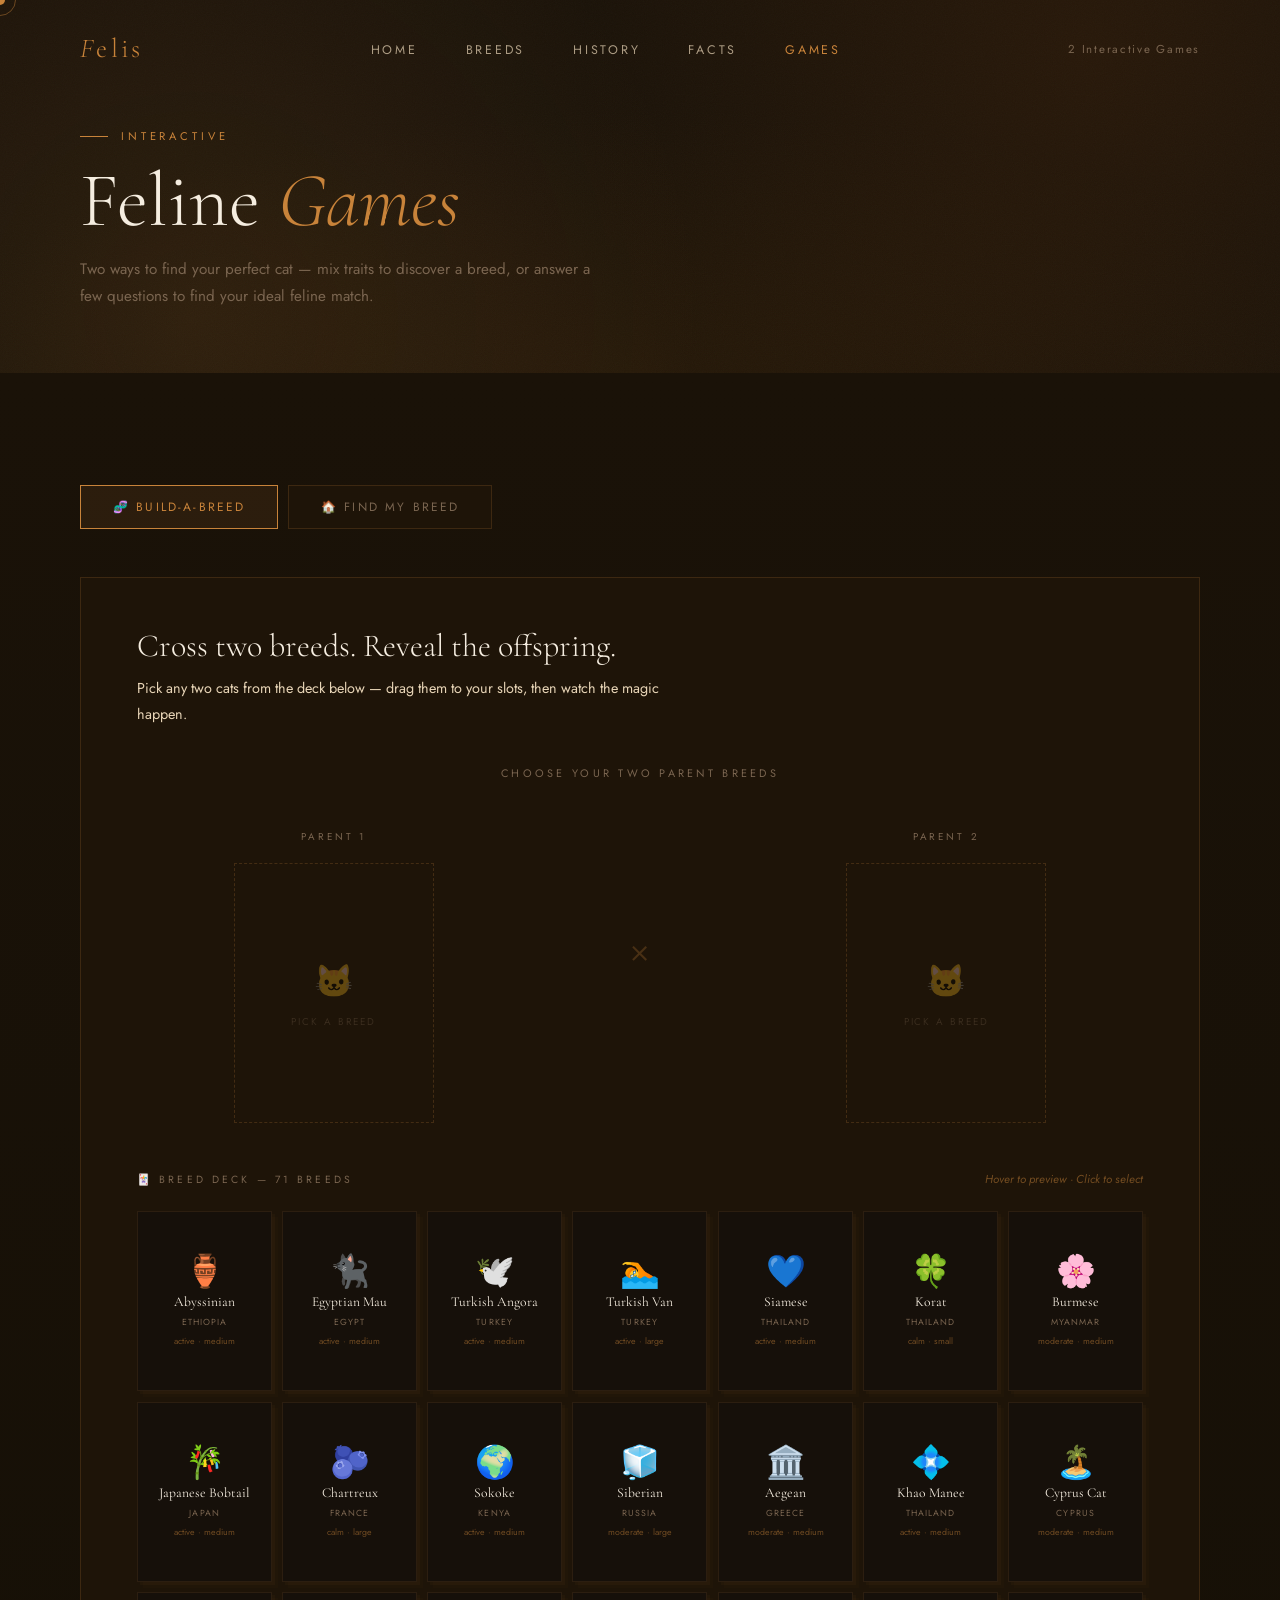
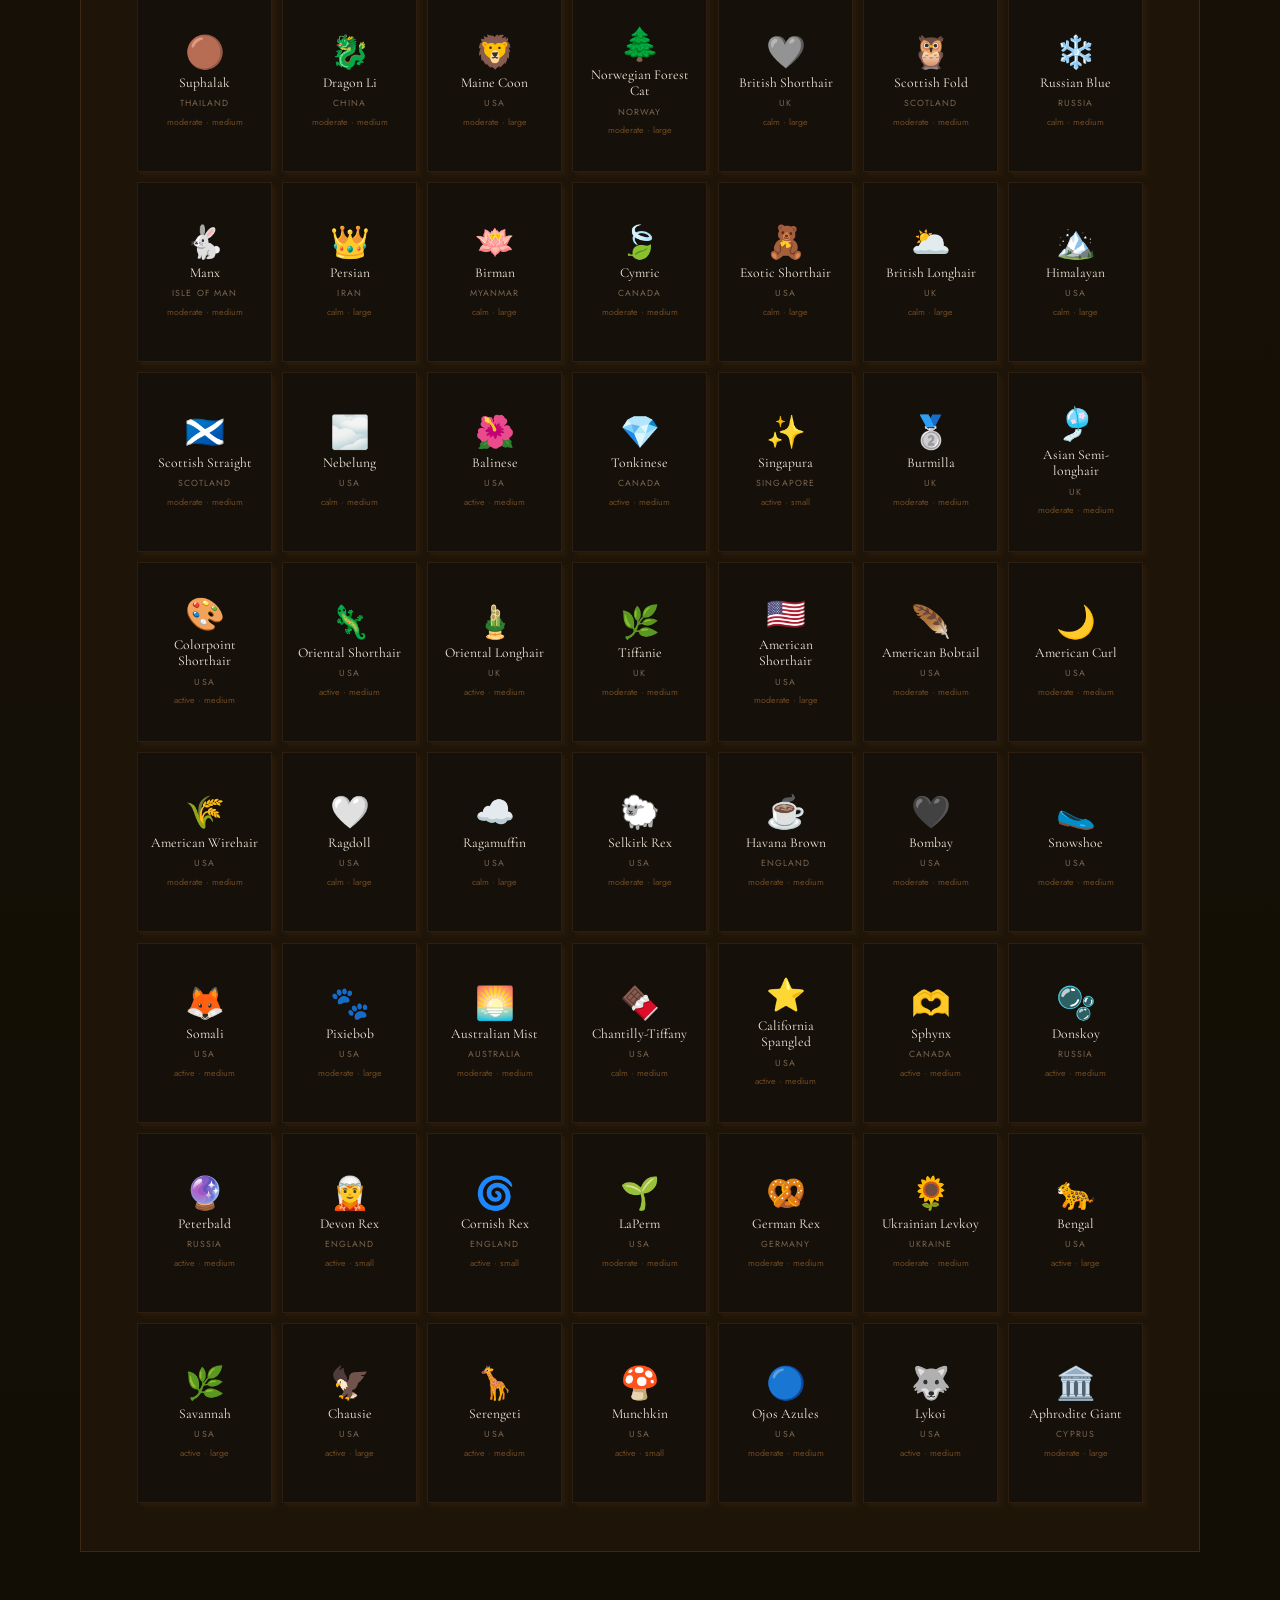
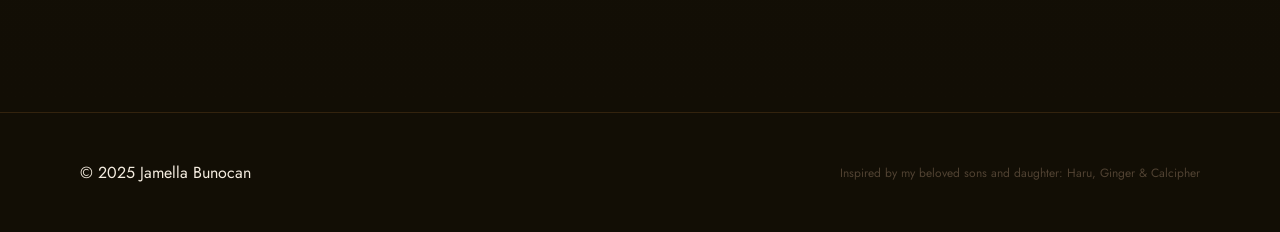
<file: games.html>
<!DOCTYPE html>
<html lang="en">
<head>
  <meta charset="UTF-8">
  <meta name="viewport" content="width=device-width, initial-scale=1.0">
  <meta name="description" content="Felis — Interactive cat games. Build a breed or find your perfect feline match.">
  <title>Felis — Games</title>
  <link rel="stylesheet" href="style.css">
</head>
<body>

  <div class="cursor"      id="cursor"></div>
  <div class="cursor-ring" id="cursorRing"></div>

  <nav id="navbar">
    <div class="nav-logo"><span>F</span>elis</div>
    <ul class="nav-links">
      <li><a href="index.html">Home</a></li>
      <li><a href="breeds.html">Breeds</a></li>
      <li><a href="index.html#timeline">History</a></li>
      <li><a href="index.html#facts">Facts</a></li>
      <li><a href="games.html" class="active">Games</a></li>
    </ul>
    <span class="nav-count">2 Interactive Games</span>
  </nav>

  <div class="games-hero">
    <div class="hero-ambient"></div>
    <div class="hero-grain"></div>
    <div class="games-hero-content">
      <p class="hero-eyebrow">Interactive</p>
      <h1>Feline <em>Games</em></h1>
      <p class="games-hero-sub">Two ways to find your perfect cat — mix traits to discover a breed, or answer a few questions to find your ideal feline match.</p>
    </div>
  </div>

  <section id="games-main">
    <div class="section-wrap">

      <div class="game-tabs">
        <button class="game-tab active" data-game="builder">🧬 Build-a-Breed</button>
        <button class="game-tab"        data-game="lifestyle">🏠 Find My Breed</button>
      </div>

      
      <div class="game-panel active" id="game-builder">
        <div class="game-card">
          <p class="game-intro-title">Cross two breeds. Reveal the offspring.</p>
          <p class="game-intro-sub">Pick any two cats from the deck below — drag them to your slots, then watch the magic happen.</p>

          <div class="bp-stage">

           
            <p class="bp-instruction">Choose your two parent breeds</p>

            
            <div class="bp-arena">

             
              <div class="bp-parent-zone">
                <p class="bp-parent-label">Parent 1</p>
                <div class="bp-parent-card-slot" id="slot1">
                  <div class="bp-slot-placeholder">
                    <span class="bp-slot-placeholder-icon">🐱</span>
                    <span class="bp-slot-placeholder-text">Pick a breed</span>
                  </div>
                </div>
              </div>

             
              <div class="bp-cross-zone">
                <span class="bp-cross-symbol" id="bpCrossSymbol">×</span>
                <button class="bp-reveal-btn" id="builderSubmit" disabled>Reveal →</button>
              </div>

              <div class="bp-parent-zone">
                <p class="bp-parent-label">Parent 2</p>
                <div class="bp-parent-card-slot" id="slot2">
                  <div class="bp-slot-placeholder">
                    <span class="bp-slot-placeholder-icon">🐱</span>
                    <span class="bp-slot-placeholder-text">Pick a breed</span>
                  </div>
                </div>
              </div>

            </div>

           
            <div class="bp-deck-section">
              <div class="bp-deck-header">
                <span class="bp-deck-title">🃏 Breed Deck — 71 breeds</span>
                <span class="bp-deck-hint">Hover to preview · Click to select</span>
              </div>
              <div id="breedPickerGrid" class="bp-deck"></div>
            </div>

            <div id="builderResult" class="builder-result" style="display:none;width:100%"></div>

          </div>
        </div>
      </div>

     
      <div class="game-panel" id="game-lifestyle">
        <div class="game-card">
          <div class="game-hud">
            <span class="game-hud-item">Question <strong id="lsQNum">—</strong>/8</span>
            <span class="game-hud-item" id="lsProgressLabel">Answer to continue</span>
          </div>
          <div id="lifestyleContent">
            <p class="game-intro-title">Which breed suits your life?</p>
            <p class="game-intro-sub">8 quick questions about your home, habits, and personality — we'll recommend the ideal cat breed for you.</p>
            <button class="btn-primary" id="lifestyleStartBtn">Start →</button>
          </div>
        </div>
      </div>

    </div>
  </section>

  <footer>
    <p>&copy; 2025 Jamella Bunocan</p>
    <p class="footer-copy">Inspired by my beloved sons and daughter: Haru, Ginger &amp; Calcipher</p>
  </footer>

  <script src="script.js"></script>
</body>
</html>
</file>
<file: style.css>
@import url('https://fonts.googleapis.com/css2?family=Cormorant+Garamond:ital,wght@0,300;0,400;0,600;1,300;1,400&family=Jost:wght@200;300;400;500&display=swap');

:root {
  --cream:  #f5ede0;
  --warm:   #e8d5b7;
  --amber:  #c8833a;
  --gold:   #d4a04a;
  --burnt:  #8b4513;
  --dark:   #1a1208;
  --dark2:  #120e05;
  --panel:  #1e1408;
  --panel2: #16100a;
  --muted:  #7a6550;
  --border: rgba(200,131,58,0.18);
  --glow:   rgba(200,131,58,0.35);
}

*, *::before, *::after { margin:0; padding:0; box-sizing:border-box; }
html  { scroll-behavior:smooth; font-size:16px; scrollbar-width:none; }
html::-webkit-scrollbar { display:none; }
body  {
  font-family:'Jost', sans-serif;
  background:var(--dark);
  color:var(--cream);
  overflow-x:hidden;
  cursor:none;
}
img   { display:block; max-width:100%; }
a     { text-decoration:none; color:inherit; }
ul    { list-style:none; }
button{ font-family:'Jost', sans-serif; cursor:none; border:none; outline:none; }

.cursor {
  position:fixed; width:10px; height:10px;
  background:var(--amber); border-radius:50%;
  pointer-events:none; z-index:9999;
  transform:translate(-50%,-50%);
}
.cursor-ring {
  position:fixed; width:32px; height:32px;
  border:1.5px solid var(--amber); border-radius:50%;
  pointer-events:none; z-index:9998;
  transform:translate(-50%,-50%);
  transition:all .25s ease; opacity:.45;
}

#navbar {
  position:fixed; top:0; left:0; right:0; z-index:200;
  display:flex; align-items:center; justify-content:space-between;
  padding:2rem 5rem;
  background:transparent;
  transition:background .4s;
}
#navbar.scrolled {
  background:rgba(18,14,5,.95);
  box-shadow:0 1px 0 var(--border);
  backdrop-filter:blur(12px);
}
.nav-logo {
  font-family:'Cormorant Garamond', serif;
  font-size:1.7rem; font-weight:300;
  color:var(--amber); letter-spacing:.12em;
}
.nav-logo span { font-style:italic; }
.nav-links { display:flex; gap:3rem; }
.nav-links a {
  font-size:.78rem; font-weight:400;
  letter-spacing:.22em; text-transform:uppercase;
  color:var(--warm); opacity:.7;
  transition:opacity .3s, color .3s;
}
.nav-links a:hover,
.nav-links a.active { opacity:1; color:var(--amber); }
.nav-count { font-size:.72rem; color:var(--muted); letter-spacing:.15em; }

.hero-ambient {
  position:absolute; inset:0; pointer-events:none;
  background:
    radial-gradient(circle at 15% 85%, rgba(200,131,58,.1) 0%, transparent 45%),
    radial-gradient(circle at 85% 15%, rgba(139,69,19,.12) 0%, transparent 45%);
}
.hero-grain {
  position:absolute; inset:0; opacity:.03; pointer-events:none;
  background-image:url("data:image/svg+xml,%3Csvg viewBox='0 0 200 200' xmlns='http://www.w3.org/2000/svg'%3E%3Cfilter id='n'%3E%3CfeTurbulence type='fractalNoise' baseFrequency='0.9' numOctaves='4' stitchTiles='stitch'/%3E%3C/filter%3E%3Crect width='100%25' height='100%25' filter='url(%23n)'/%3E%3C/svg%3E");
  background-size:200px;
}


#hero {
  min-height:100vh; position:relative;
  display:flex; align-items:center;
  overflow:hidden;
  background:radial-gradient(ellipse 70% 80% at 65% 55%, #251808 0%, var(--dark) 65%), var(--dark2);
}
.hero-content {
  position:relative; z-index:2;
  padding:0 5rem; max-width:700px;
}
.hero-eyebrow {
  font-size:.7rem; letter-spacing:.35em; text-transform:uppercase;
  color:var(--amber); margin-bottom:1.8rem;
  display:flex; align-items:center; gap:.8rem;
  opacity:0; animation:fadeUp .9s .2s forwards;
}
.hero-eyebrow::before {
  content:''; width:28px; height:1px; background:var(--amber); flex-shrink:0;
}
#hero h1 {
  font-family:'Cormorant Garamond', serif;
  font-size:clamp(3.8rem,8vw,6.8rem); font-weight:300; line-height:1;
  margin-bottom:1.8rem;
  opacity:0; animation:fadeUp .9s .4s forwards;
}
#hero h1 em { font-style:italic; color:var(--amber); }
.hero-desc {
  font-size:1rem; line-height:1.85; color:var(--warm);
  max-width:480px; margin-bottom:3rem;
  opacity:0; animation:fadeUp .9s .6s forwards;
}
.hero-actions {
  display:flex; gap:1.2rem; flex-wrap:wrap;
  opacity:0; animation:fadeUp .9s .8s forwards;
}
.hero-visual {
  position:absolute; right:0; top:0; bottom:0;
  width:45%; pointer-events:none;
  display:flex; align-items:center; justify-content:center;
}
.hero-cat-svg {
  width:90%; opacity:.06;
  animation:breathe 5s ease-in-out infinite;
}
.hero-stats {
  position:absolute; bottom:4rem; right:5rem;
  display:flex; gap:3rem; z-index:2;
  opacity:0; animation:fadeUp .9s 1s forwards;
}
.hero-stat-num {
  font-family:'Cormorant Garamond', serif;
  font-size:2.4rem; font-weight:300; color:var(--amber);
  display:block; line-height:1;
}
.hero-stat-lbl {
  font-size:.68rem; letter-spacing:.2em; text-transform:uppercase;
  color:var(--muted); margin-top:.3rem;
}
.scroll-cue {
  position:absolute; bottom:2.5rem; left:5rem;
  display:flex; flex-direction:column; align-items:flex-start; gap:.6rem;
  color:var(--muted); font-size:.68rem; letter-spacing:.2em; text-transform:uppercase;
  opacity:0; animation:fadeIn 1s 1.4s forwards;
}
.scroll-line {
  width:1px; height:44px;
  background:linear-gradient(to bottom, var(--amber), transparent);
  animation:scrollAnim 2.2s ease-in-out infinite;
}


#breeds-preview {
  padding:8rem 5rem;
  background:linear-gradient(to bottom, var(--dark), var(--dark2));
}
.preview-inner {
  max-width:1200px; margin:0 auto;
  display:grid; grid-template-columns:1fr 1fr;
  gap:6rem; align-items:center;
}
.preview-categories {
  display:grid; grid-template-columns:1fr 1fr;
  gap:2px;
}
.preview-cat-item {
  background:var(--panel);
  padding:1.8rem 2rem;
  display:flex; flex-direction:column; gap:.4rem;
  position:relative; overflow:hidden;
  transition:background .3s;
}
.preview-cat-item:hover { background:#251a0e; }
.preview-cat-item::before {
  content:''; position:absolute; left:0; top:0; bottom:0;
  width:2px; background:var(--amber); opacity:.4;
}
.preview-cat-count {
  font-family:'Cormorant Garamond', serif;
  font-size:2.6rem; font-weight:300; color:var(--amber); line-height:1;
}
.preview-cat-name {
  font-size:.7rem; letter-spacing:.18em; text-transform:uppercase; color:var(--muted);
}


.page-hero {
  position:relative; overflow:hidden;
  min-height:38vh;
  display:flex; align-items:flex-end;
  background:radial-gradient(ellipse 80% 100% at 50% 100%, #251808 0%, var(--dark) 70%), var(--dark2);
  padding-bottom:4rem;
}
.page-hero-content {
  position:relative; z-index:2;
  padding:8rem 5rem 0;
}
.page-hero-content .hero-eyebrow {
  font-size:.7rem; letter-spacing:.35em; text-transform:uppercase;
  color:var(--amber); margin-bottom:1.2rem;
  display:flex; align-items:center; gap:.8rem;
  opacity:0; animation:fadeUp .8s .2s forwards;
}
.page-hero-content .hero-eyebrow::before {
  content:''; width:28px; height:1px; background:var(--amber); flex-shrink:0;
}
.page-hero-content h1 {
  font-family:'Cormorant Garamond', serif;
  font-size:clamp(2.8rem,6vw,5rem); font-weight:300; line-height:1;
  margin-bottom:1rem;
  opacity:0; animation:fadeUp .8s .35s forwards;
}
.page-hero-content h1 em { font-style:italic; color:var(--amber); }
.page-hero-sub {
  font-size:.95rem; line-height:1.75; color:var(--muted); max-width:520px;
  opacity:0; animation:fadeUp .8s .5s forwards;
}


.section-wrap   { max-width:1300px; margin:0 auto; }
.section-header { margin-bottom:4rem; }
.section-label  {
  font-size:.68rem; letter-spacing:.35em; text-transform:uppercase;
  color:var(--amber); margin-bottom:1rem;
  display:flex; align-items:center; gap:.8rem;
}
.section-label::after {
  content:''; flex:1; max-width:60px; height:1px; background:var(--amber); opacity:.4;
}
.section-title {
  font-family:'Cormorant Garamond', serif;
  font-size:clamp(2.2rem,4vw,3.4rem); font-weight:300;
  line-height:1.15; margin-bottom:.8rem;
}
.section-title em { font-style:italic; color:var(--amber); }
.section-sub {
  font-size:.92rem; line-height:1.8;
  color:var(--muted); max-width:520px;
}

.btn-primary {
  display:inline-flex; align-items:center; gap:.7rem;
  padding:.9rem 2.2rem;
  background:var(--amber); color:var(--dark2);
  font-size:.82rem; font-weight:500; letter-spacing:.1em;
  transition:all .3s;
}
.btn-primary:hover { background:var(--gold); transform:translateX(3px); }
.btn-outline {
  display:inline-flex; align-items:center; gap:.7rem;
  padding:.9rem 2.2rem;
  border:1px solid var(--border); color:var(--warm);
  font-size:.82rem; font-weight:400; letter-spacing:.1em;
  transition:all .3s;
}
.btn-outline:hover { border-color:var(--amber); color:var(--amber); }


#breeds {
  padding:5rem 5rem 9rem;
  background:var(--dark2);
}


.breeds-controls {
  display:flex; align-items:center; gap:1.5rem;
  margin-bottom:1.5rem; flex-wrap:wrap;
}
.search-box {
  position:relative; flex:1; min-width:220px; max-width:340px;
}
.search-box input {
  width:100%; padding:.65rem 1rem .65rem 2.8rem;
  background:var(--panel); border:1px solid var(--border);
  color:var(--cream); font-family:'Jost', sans-serif; font-size:.85rem;
  outline:none; transition:border-color .3s;
}
.search-box input::placeholder { color:var(--muted); }
.search-box input:focus { border-color:var(--amber); }
.search-icon {
  position:absolute; left:.9rem; top:50%; transform:translateY(-50%);
  color:var(--muted); font-size:.85rem; pointer-events:none;
}
.filter-tabs { display:flex; gap:.4rem; flex-wrap:wrap; }
.filter-btn {
  padding:.45rem 1.1rem;
  border:1px solid var(--border);
  background:transparent; color:var(--muted);
  font-size:.72rem; letter-spacing:.12em; text-transform:uppercase;
  transition:all .25s; cursor:none;
}
.filter-btn:hover         { border-color:var(--amber); color:var(--amber); }
.filter-btn.active        { background:var(--amber); color:var(--dark2); border-color:var(--amber); }
.breeds-count {
  font-size:.8rem; color:var(--muted); margin-bottom:2rem; letter-spacing:.05em;
}
.breeds-count span { color:var(--amber); font-weight:500; }


.breeds-grid {
  display:grid;
  grid-template-columns:repeat(auto-fill, minmax(270px,1fr));
  gap:2px;
}
.breed-card {
  background:var(--panel);
  position:relative; overflow:hidden;
  transition:transform .35s cubic-bezier(.25,.46,.45,.94), box-shadow .35s;
  cursor:none;
}
.breed-card:hover {
  transform:translateY(-6px);
  box-shadow:0 24px 48px rgba(0,0,0,.5), 0 0 0 1px var(--border);
  z-index:3;
}

.breed-img-wrap {
  position:relative; overflow:hidden;
  aspect-ratio:4/3; background:var(--panel2);
}
.breed-img-wrap img {
  width:100%; height:100%; object-fit:cover;
  transition:transform .5s cubic-bezier(.25,.46,.45,.94), filter .5s;
  filter:brightness(.85) saturate(.9);
}
.breed-card:hover .breed-img-wrap img {
  transform:scale(1.07);
  filter:brightness(1) saturate(1.1);
}


.breed-img-placeholder {
  width:100%; height:100%;
  display:flex; flex-direction:column;
  align-items:center; justify-content:center; gap:.4rem;
  background:linear-gradient(135deg, var(--panel2), var(--panel));
  padding:1rem; text-align:center;
}
.ph-icon  { font-size:2.5rem; opacity:.25; }
.ph-name  {
  font-family:'Cormorant Garamond', serif;
  font-size:1rem; color:var(--muted); opacity:.6;
}
.ph-path  {
  font-size:.62rem; color:var(--amber); opacity:.6;
  letter-spacing:.04em; word-break:break-all;
  background:rgba(200,131,58,.07);
  padding:.2rem .5rem; border:1px solid rgba(200,131,58,.15);
  margin-top:.2rem;
}

.breed-badge {
  position:absolute; top:.8rem; left:.8rem;
  padding:.22rem .65rem;
  background:rgba(200,131,58,.85); color:var(--dark2);
  font-size:.6rem; letter-spacing:.15em; text-transform:uppercase;
  backdrop-filter:blur(4px);
}


.breed-body    { padding:1.6rem; }
.breed-name    {
  font-family:'Cormorant Garamond', serif;
  font-size:1.35rem; font-weight:400; margin-bottom:.3rem;
}
.breed-meta    {
  display:flex; gap:1rem; margin-bottom:.9rem;
  font-size:.7rem; letter-spacing:.12em; text-transform:uppercase; color:var(--muted);
  flex-wrap:wrap;
}
.breed-origin  { color:var(--amber); }
.breed-desc    {
  font-size:.83rem; line-height:1.7; color:var(--muted);
  margin-bottom:1.2rem;
}
.breed-traits  { display:flex; flex-wrap:wrap; gap:.35rem; }
.trait {
  padding:.2rem .6rem;
  border:1px solid rgba(200,131,58,.22);
  font-size:.62rem; letter-spacing:.1em; text-transform:uppercase; color:var(--amber);
}
.no-results {
  grid-column:1/-1; text-align:center;
  padding:5rem 0; color:var(--muted);
  font-family:'Cormorant Garamond', serif; font-size:1.4rem; font-style:italic;
}


#timeline {
  padding:9rem 5rem;
  background:var(--dark2);
  position:relative;
}
.timeline-center-line {
  position:absolute; left:50%; top:0; bottom:0; width:1px;
  background:linear-gradient(to bottom, transparent 5%, var(--amber) 15%, var(--amber) 85%, transparent 95%);
  transform:translateX(-50%); opacity:.2;
}
.timeline-list { position:relative; max-width:1000px; margin:0 auto; }

.tl-item {
  display:grid; grid-template-columns:1fr 56px 1fr;
  align-items:center; margin-bottom:3.5rem;
  opacity:0; transform:translateY(22px);
  transition:opacity .65s ease, transform .65s ease;
}
.tl-item.visible { opacity:1; transform:translateY(0); }

.tl-item:nth-child(odd)  .tl-content { grid-column:1; text-align:right; padding-right:2.2rem; }
.tl-item:nth-child(odd)  .tl-dot     { grid-column:2; }
.tl-item:nth-child(odd)  .tl-blank   { grid-column:3; }
.tl-item:nth-child(even) .tl-blank   { grid-column:1; }
.tl-item:nth-child(even) .tl-dot     { grid-column:2; }
.tl-item:nth-child(even) .tl-content { grid-column:3; text-align:left; padding-left:2.2rem; }

.tl-dot {
  width:13px; height:13px; border-radius:50%;
  background:var(--amber); margin:0 auto;
  box-shadow:0 0 0 4px rgba(200,131,58,.15), 0 0 16px var(--glow);
  position:relative; z-index:2;
}
.tl-year  {
  font-family:'Cormorant Garamond', serif;
  font-size:1.9rem; font-weight:300; font-style:italic;
  color:var(--amber); line-height:1; margin-bottom:.4rem;
}
.tl-era   { font-size:.65rem; letter-spacing:.2em; text-transform:uppercase; color:var(--muted); margin-bottom:.5rem; }
.tl-title { font-family:'Cormorant Garamond', serif; font-size:1.15rem; margin-bottom:.6rem; color:var(--cream); }
.tl-text  { font-size:.83rem; line-height:1.75; color:var(--muted); }

#facts {
  padding:9rem 5rem;
  background:linear-gradient(to bottom, var(--dark2), var(--dark));
}
.facts-layout {
  display:grid; grid-template-columns:1fr 1fr;
  gap:7rem; align-items:start;
}
.fact-item {
  display:flex; gap:1.2rem;
  padding:1.3rem 0; border-bottom:1px solid rgba(255,255,255,.05);
  opacity:0; transform:translateX(-18px);
  transition:opacity .5s ease, transform .5s ease;
}
.fact-item.visible { opacity:1; transform:translateX(0); }
.fact-num {
  font-family:'Cormorant Garamond', serif;
  font-size:1.1rem; font-style:italic;
  color:var(--amber); flex-shrink:0; width:1.8rem; margin-top:.05rem;
}
.fact-text { font-size:.88rem; line-height:1.75; color:var(--warm); opacity:.85; }

.facts-right { display:flex; flex-direction:column; gap:1.5px; }
.stat-box {
  background:var(--panel); padding:2.4rem;
  display:flex; flex-direction:column; gap:.4rem;
  position:relative; overflow:hidden;
  opacity:0; transform:translateY(14px);
  transition:opacity .5s ease, transform .5s ease;
}
.stat-box.visible { opacity:1; transform:translateY(0); }
.stat-box::before {
  content:''; position:absolute; left:0; top:0; bottom:0;
  width:2px; background:var(--amber); opacity:.5;
}
.stat-num   { font-family:'Cormorant Garamond', serif; font-size:3.2rem; font-weight:300; color:var(--amber); line-height:1; }
.stat-label { font-size:.7rem; letter-spacing:.18em; text-transform:uppercase; color:var(--muted); }
.stat-desc  { font-size:.82rem; color:var(--warm); opacity:.6; margin-top:.2rem; }


footer {
  background:var(--dark2);
  border-top:1px solid var(--border);
  padding:3rem 5rem;
  display:flex; justify-content:space-between; align-items:center;
}
.footer-logo { font-family:'Cormorant Garamond', serif; font-size:1.5rem; font-weight:300; color:var(--amber); letter-spacing:.1em; }
.footer-nav  { display:flex; gap:2.5rem; }
.footer-nav a { font-size:.72rem; letter-spacing:.18em; text-transform:uppercase; color:var(--muted); transition:color .3s; }
.footer-nav a:hover { color:var(--amber); }
.footer-copy { font-size:.75rem; color:var(--muted); opacity:.6; }


@keyframes fadeUp    { from { opacity:0; transform:translateY(22px); } to { opacity:1; transform:translateY(0); } }
@keyframes fadeIn    { from { opacity:0; } to { opacity:1; } }
@keyframes breathe   { 0%,100%{ transform:scale(1) translateY(0); } 50%{ transform:scale(1.025) translateY(-12px); } }
@keyframes scrollAnim {
  0%   { transform:scaleY(0); transform-origin:top; opacity:1; }
  50%  { transform:scaleY(1); transform-origin:top; opacity:1; }
  51%  { transform:scaleY(1); transform-origin:bottom; opacity:1; }
  100% { transform:scaleY(0); transform-origin:bottom; opacity:0; }
}

@media (max-width:1024px) {
  #navbar, #breeds-preview, #breeds, #timeline, #facts, footer { padding-left:2.5rem; padding-right:2.5rem; }
  .hero-content, .page-hero-content { padding-left:2.5rem; padding-right:2.5rem; }
  .hero-stats { right:2.5rem; }
  .scroll-cue { left:2.5rem; }
  .preview-inner { grid-template-columns:1fr; gap:3rem; }
  .facts-layout  { grid-template-columns:1fr; gap:4rem; }
}
@media (max-width:768px) {
  #navbar { padding:1rem 1.5rem; }
  #navbar .nav-count { display:none; }
  #hero h1 { font-size:3.2rem; }
  .hero-visual { display:none; }
  .hero-stats { position:static; margin-top:2.5rem; flex-wrap:wrap; }
  .hero-content, .page-hero-content { padding:0 1.5rem; max-width:100%; }
  .page-hero-content { padding-top:7rem; }
  .scroll-cue { left:1.5rem; }
  #breeds, #timeline, #facts, #breeds-preview { padding:5rem 1.5rem; }
  footer { padding:2rem 1.5rem; flex-direction:column; gap:1.5rem; text-align:center; }
  .footer-nav { flex-wrap:wrap; justify-content:center; }
  .timeline-center-line { left:20px; }
  .tl-item { grid-template-columns:28px 1fr; }
  .tl-item:nth-child(odd) .tl-content,
  .tl-item:nth-child(even) .tl-content {
    grid-column:2; grid-row:1;
    text-align:left; padding-left:1.5rem; padding-right:0;
  }
  .tl-item:nth-child(odd) .tl-dot,
  .tl-item:nth-child(even) .tl-dot { grid-column:1; grid-row:1; }
  .tl-blank { display:none; }
  .preview-categories { grid-template-columns:1fr 1fr; }
}


.games-hero {
  min-height: 38vh;
  display: flex; align-items: flex-end;
  background: radial-gradient(ellipse 80% 100% at 50% 100%, #251808 0%, var(--dark) 70%), var(--dark2);
  position: relative; overflow: hidden;
  padding-bottom: 4rem;
}
.games-hero-content {
  position: relative; z-index: 2;
  padding: 8rem 5rem 0;
}
.games-hero-content .hero-eyebrow {
  font-size: .7rem; letter-spacing: .35em; text-transform: uppercase;
  color: var(--amber); margin-bottom: 1.2rem;
  display: flex; align-items: center; gap: .8rem;
  opacity: 0; animation: fadeUp .8s .2s forwards;
}
.games-hero-content .hero-eyebrow::before {
  content: ''; width: 28px; height: 1px; background: var(--amber); flex-shrink: 0;
}
.games-hero-content h1 {
  font-family: 'Cormorant Garamond', serif;
  font-size: clamp(2.8rem, 6vw, 5rem); font-weight: 300; line-height: 1;
  margin-bottom: 1rem;
  opacity: 0; animation: fadeUp .8s .35s forwards;
}
.games-hero-content h1 em { font-style: italic; color: var(--amber); }
.games-hero-sub {
  font-size: .95rem; line-height: 1.75; color: var(--muted); max-width: 520px;
  opacity: 0; animation: fadeUp .8s .5s forwards;
}


#games-main {
  padding: 7rem 5rem 10rem;
  background: linear-gradient(to bottom, var(--dark), var(--dark2));
}

.game-tabs {
  display: flex; gap: .6rem; margin-bottom: 3rem; flex-wrap: wrap;
}
.game-tab {
  padding: .75rem 2rem;
  background: var(--panel);
  border: 1px solid var(--border);
  color: var(--muted);
  font-family: 'Jost', sans-serif;
  font-size: .75rem; letter-spacing: .18em; text-transform: uppercase;
  transition: all .25s;
}
.game-tab:hover  { color: var(--cream); border-color: rgba(200,131,58,.45); }
.game-tab.active { background: rgba(200,131,58,.1); color: var(--amber); border-color: var(--amber); }

.game-panel { display: none; }
.game-panel.active { display: block; }

.game-card {
  background: var(--panel);
  border: 1px solid var(--border);
  padding: 3rem 3.5rem;
}
.game-intro-title {
  font-family: 'Cormorant Garamond', serif;
  font-size: 2rem; font-weight: 300; color: var(--cream); margin-bottom: .7rem;
}
.game-intro-sub {
  font-size: .9rem; color: var(--warm); line-height: 1.75;
  max-width: 560px; margin-bottom: 2.4rem;
}


.game-hud {
  display: flex; gap: 2.5rem; margin-bottom: 2rem;
  padding-bottom: 1.4rem;
  border-bottom: 1px solid rgba(255,255,255,.06);
  flex-wrap: wrap;
}
.game-hud-item {
  font-size: .72rem; letter-spacing: .18em; text-transform: uppercase; color: var(--muted);
}
.game-hud-item strong { color: var(--amber); margin-left: .35rem; }

.ls-progress {
  height: 2px; background: rgba(255,255,255,.06);
  margin-bottom: 2.2rem; overflow: hidden;
}
.ls-progress-bar {
  height: 100%; background: var(--amber); transition: width .45s ease;
}
.ls-question {
  font-family: 'Cormorant Garamond', serif;
  font-size: 1.6rem; font-weight: 300; color: var(--cream);
  line-height: 1.45; margin-bottom: 1.8rem; max-width: 660px;
}
.ls-options {
  display: grid; grid-template-columns: 1fr 1fr; gap: 1px; margin-bottom: 1.2rem;
}
.ls-opt {
  background: var(--panel2);
  border: 1px solid transparent;
  padding: 1.1rem 1.5rem;
  text-align: left; color: var(--warm);
  font-family: 'Jost', sans-serif; font-size: .88rem; line-height: 1.5;
  transition: all .2s;
}
.ls-opt:hover  { background: #251a0e; border-color: rgba(200,131,58,.35); color: var(--cream); }
.ls-opt.chosen { background: rgba(200,131,58,.12); border-color: var(--amber); color: var(--amber); }
.ls-opt-icon   { font-size: 1.3rem; margin-bottom: .4rem; display: block; }
.ls-opt-text   { display: block; font-size: .83rem; }

.ls-result { padding: 1rem 0; }
.ls-result-eyebrow {
  font-size: .68rem; letter-spacing: .28em; text-transform: uppercase;
  color: var(--amber); margin-bottom: 1rem;
}
.ls-result-name {
  font-family: 'Cormorant Garamond', serif;
  font-size: 3.2rem; font-weight: 300; color: var(--cream); line-height: 1; margin-bottom: .5rem;
}
.ls-result-tagline {
  font-family: 'Cormorant Garamond', serif;
  font-size: 1.1rem; font-style: italic; color: var(--amber); margin-bottom: 1.3rem;
}
.ls-result-desc {
  font-size: .9rem; line-height: 1.8; color: var(--warm);
  max-width: 600px; margin-bottom: 1.5rem;
}
.ls-result-why {
  background: rgba(200,131,58,.06);
  border-left: 2px solid var(--amber);
  padding: 1rem 1.4rem;
  font-size: .83rem; line-height: 1.75; color: var(--muted);
  max-width: 600px; margin-bottom: 1.8rem;
}
.ls-result-why strong { color: var(--amber); }
.ls-result-traits { display: flex; flex-wrap: wrap; gap: .4rem; margin-bottom: 1.8rem; }
.ls-result-traits .trait {
  padding: .22rem .65rem;
  border: 1px solid rgba(200,131,58,.25);
  font-size: .62rem; letter-spacing: .12em; text-transform: uppercase; color: var(--amber);
}
.ls-result-actions { display: flex; gap: 1rem; flex-wrap: wrap; align-items: center; }
.ls-restart {
  padding: .65rem 1.6rem;
  background: transparent; color: var(--amber);
  border: 1px solid rgba(200,131,58,.35);
  font-family: 'Jost', sans-serif;
  font-size: .72rem; letter-spacing: .18em; text-transform: uppercase;
  transition: all .2s;
}
.ls-restart:hover { background: rgba(200,131,58,.1); }


.bp-stage {
  display: flex;
  flex-direction: column;
  align-items: center;
  gap: 3rem;
}


.bp-instruction {
  font-size: .68rem; letter-spacing: .3em; text-transform: uppercase;
  color: var(--muted);
  display: flex; align-items: center; gap: .7rem;
}
.bp-instruction::before,
.bp-instruction::after {
  content: ''; flex: 1; height: 1px; background: var(--border);
}


.bp-arena {
  display: grid;
  grid-template-columns: 1fr auto 1fr;
  align-items: center;
  gap: 2.5rem;
  width: 100%;
}


.bp-parent-zone {
  display: flex;
  flex-direction: column;
  align-items: center;
  gap: 1.2rem;
}
.bp-parent-label {
  font-size: .62rem; letter-spacing: .3em; text-transform: uppercase; color: var(--muted);
}
.bp-parent-card-slot {
  width: 200px; height: 260px;
  border: 1.5px dashed rgba(200,131,58,.22);
  position: relative;
  display: flex; align-items: center; justify-content: center;
  transition: border-color .35s, box-shadow .35s;
}
.bp-parent-card-slot.has-card {
  border-color: var(--amber);
  box-shadow: 0 0 30px rgba(200,131,58,.15), inset 0 0 20px rgba(200,131,58,.04);
  animation: slotGlow .6s ease;
}
.bp-slot-placeholder {
  display: flex; flex-direction: column; align-items: center; gap: .6rem;
  opacity: .3;
}
.bp-slot-placeholder-icon { font-size: 2rem; }
.bp-slot-placeholder-text {
  font-size: .62rem; letter-spacing: .2em; text-transform: uppercase; color: var(--muted);
}

.bp-filled-card {
  position: absolute; inset: 0;
  display: flex; flex-direction: column;
  align-items: center; justify-content: center;
  gap: .6rem; padding: 1.2rem;
  animation: cardLand .45s cubic-bezier(.34,1.56,.64,1);
}
.bp-filled-card .bp-fc-emoji { font-size: 3rem; line-height: 1; }
.bp-filled-card .bp-fc-name {
  font-family: 'Cormorant Garamond', serif;
  font-size: 1.2rem; font-weight: 300; color: var(--cream);
  text-align: center; line-height: 1.2;
}
.bp-filled-card .bp-fc-origin {
  font-size: .58rem; letter-spacing: .2em; text-transform: uppercase; color: var(--muted);
}
.bp-filled-card .bp-fc-traits {
  display: flex; flex-wrap: wrap; gap: .3rem; justify-content: center;
}
.bp-filled-card .bp-fc-traits .trait {
  font-size: .52rem; padding: .15rem .45rem;
}
.bp-remove-btn {
  position: absolute; top: .4rem; right: .4rem;
  width: 20px; height: 20px;
  background: rgba(200,131,58,.15); border: 1px solid rgba(200,131,58,.3);
  color: var(--amber); font-size: .6rem;
  display: flex; align-items: center; justify-content: center;
  transition: all .2s; border-radius: 50%;
}
.bp-remove-btn:hover { background: rgba(200,131,58,.3); }


.bp-cross-zone {
  display: flex; flex-direction: column; align-items: center; gap: 1rem;
}
.bp-cross-symbol {
  font-family: 'Cormorant Garamond', serif;
  font-size: 3.5rem; font-weight: 300; color: var(--amber);
  opacity: .25; line-height: 1;
  transition: opacity .4s, transform .4s;
}
.bp-cross-symbol.ready { opacity: .9; animation: crossPulse 2s ease-in-out infinite; }
.bp-reveal-btn {
  padding: .8rem 2rem;
  background: rgba(200,131,58,.1);
  border: 1px solid rgba(200,131,58,.35);
  color: var(--amber);
  font-family: 'Jost', sans-serif;
  font-size: .72rem; letter-spacing: .22em; text-transform: uppercase;
  opacity: 0; pointer-events: none;
  transition: all .35s;
  position: relative; overflow: hidden;
}
.bp-reveal-btn::before {
  content: ''; position: absolute; inset: 0;
  background: linear-gradient(90deg, transparent, rgba(200,131,58,.08), transparent);
  transform: translateX(-100%);
}
.bp-reveal-btn.ready {
  opacity: 1; pointer-events: auto;
}
.bp-reveal-btn.ready:hover {
  background: rgba(200,131,58,.2); border-color: var(--amber);
  box-shadow: 0 0 20px rgba(200,131,58,.2);
}
.bp-reveal-btn.ready:hover::before {
  animation: shimmer .8s ease forwards;
}


.bp-deck-section {
  width: 100%;
}
.bp-deck-header {
  display: flex; align-items: center; justify-content: space-between;
  margin-bottom: 1.5rem; flex-wrap: wrap; gap: 1rem;
}
.bp-deck-title {
  font-size: .65rem; letter-spacing: .3em; text-transform: uppercase; color: var(--muted);
}
.bp-deck-hint {
  font-size: .72rem; color: rgba(200,131,58,.5);
  font-style: italic;
}

.bp-deck {
  display: grid;
  grid-template-columns: repeat(auto-fill, minmax(130px, 1fr));
  gap: 10px;
}

.bp-deck-card {
  position: relative;
  width: 100%; aspect-ratio: 3/4;
  background: var(--panel2);
  border: 1px solid rgba(200,131,58,.12);
  display: flex; flex-direction: column;
  align-items: center; justify-content: center;
  gap: .4rem; padding: 1rem .8rem;
  text-align: center;
  cursor:none;
 
  box-shadow:
    3px 3px 0 0 rgba(200,131,58,.04),
    6px 6px 0 0 rgba(200,131,58,.02);
  transition: transform .3s cubic-bezier(.34,1.4,.64,1),
              border-color .25s,
              box-shadow .3s;
  transform-origin: bottom center;
  animation: cardReveal .5s both;
}
.bp-deck-card:hover {
  transform: translateY(-10px) rotate(-1deg) scale(1.04);
  border-color: rgba(200,131,58,.6);
  box-shadow:
    0 20px 40px rgba(0,0,0,.5),
    0 0 0 1px rgba(200,131,58,.3),
    3px 3px 0 0 rgba(200,131,58,.08);
  z-index: 10;
}
.bp-deck-card.selected-1 {
  border-color: var(--amber);
  background: rgba(200,131,58,.1);
  transform: translateY(-8px) rotate(-2deg);
  box-shadow: 0 16px 32px rgba(0,0,0,.4), 0 0 0 1px var(--amber), 0 0 20px rgba(200,131,58,.2);
}
.bp-deck-card.selected-2 {
  border-color: var(--gold);
  background: rgba(212,160,74,.08);
  transform: translateY(-8px) rotate(2deg);
  box-shadow: 0 16px 32px rgba(0,0,0,.4), 0 0 0 1px var(--gold), 0 0 20px rgba(212,160,74,.2);
}
.bp-deck-card.selected-1::after,
.bp-deck-card.selected-2::after {
  content: attr(data-badge);
  position: absolute; top: .4rem; right: .4rem;
  font-size: .55rem; letter-spacing: .12em;
  padding: .15rem .4rem;
  background: var(--amber); color: var(--dark2);
}
.bp-deck-card.selected-2::after { background: var(--gold); }

.bp-deck-card-emoji  { font-size: 2rem; line-height: 1; transition: transform .3s; }
.bp-deck-card:hover .bp-deck-card-emoji { transform: scale(1.2); }
.bp-deck-card-name {
  font-family: 'Cormorant Garamond', serif;
  font-size: .85rem; color: var(--cream); line-height: 1.2;
}
.bp-deck-card-meta {
  font-size: .55rem; letter-spacing: .12em; text-transform: uppercase; color: var(--muted);
}
.bp-deck-card-energy {
  font-size: .55rem; color: rgba(200,131,58,.5);
}


.bp-deck-card:nth-child(1)  { animation-delay: .02s }
.bp-deck-card:nth-child(2)  { animation-delay: .04s }
.bp-deck-card:nth-child(3)  { animation-delay: .06s }
.bp-deck-card:nth-child(4)  { animation-delay: .08s }
.bp-deck-card:nth-child(5)  { animation-delay: .10s }
.bp-deck-card:nth-child(6)  { animation-delay: .12s }
.bp-deck-card:nth-child(7)  { animation-delay: .14s }
.bp-deck-card:nth-child(8)  { animation-delay: .16s }
.bp-deck-card:nth-child(9)  { animation-delay: .18s }
.bp-deck-card:nth-child(10) { animation-delay: .20s }
.bp-deck-card:nth-child(11) { animation-delay: .22s }
.bp-deck-card:nth-child(12) { animation-delay: .24s }
.bp-deck-card:nth-child(13) { animation-delay: .26s }
.bp-deck-card:nth-child(14) { animation-delay: .28s }
.bp-deck-card:nth-child(15) { animation-delay: .30s }
.bp-deck-card:nth-child(16) { animation-delay: .32s }
.bp-deck-card:nth-child(17) { animation-delay: .34s }
.bp-deck-card:nth-child(18) { animation-delay: .36s }
.bp-deck-card:nth-child(19) { animation-delay: .38s }
.bp-deck-card:nth-child(20) { animation-delay: .40s }
.bp-deck-card:nth-child(21) { animation-delay: .42s }
.bp-deck-card:nth-child(22) { animation-delay: .44s }
.bp-deck-card:nth-child(23) { animation-delay: .46s }
.bp-deck-card:nth-child(24) { animation-delay: .48s }
.bp-deck-card:nth-child(25) { animation-delay: .50s }
.bp-deck-card:nth-child(26) { animation-delay: .52s }
.bp-deck-card:nth-child(27) { animation-delay: .54s }
.bp-deck-card:nth-child(28) { animation-delay: .56s }
.bp-deck-card:nth-child(29) { animation-delay: .58s }
.bp-deck-card:nth-child(30) { animation-delay: .60s }
.bp-deck-card:nth-child(31) { animation-delay: .62s }
.bp-deck-card:nth-child(32) { animation-delay: .64s }
.bp-deck-card:nth-child(33) { animation-delay: .66s }
.bp-deck-card:nth-child(34) { animation-delay: .68s }
.bp-deck-card:nth-child(35) { animation-delay: .70s }
.bp-deck-card:nth-child(36) { animation-delay: .72s }
.bp-deck-card:nth-child(37) { animation-delay: .74s }
.bp-deck-card:nth-child(38) { animation-delay: .76s }
.bp-deck-card:nth-child(39) { animation-delay: .78s }
.bp-deck-card:nth-child(40) { animation-delay: .80s }
.bp-deck-card:nth-child(41) { animation-delay: .82s }
.bp-deck-card:nth-child(42) { animation-delay: .84s }
.bp-deck-card:nth-child(43) { animation-delay: .86s }
.bp-deck-card:nth-child(44) { animation-delay: .88s }
.bp-deck-card:nth-child(45) { animation-delay: .90s }
.bp-deck-card:nth-child(46) { animation-delay: .92s }
.bp-deck-card:nth-child(47) { animation-delay: .94s }
.bp-deck-card:nth-child(48) { animation-delay: .96s }
.bp-deck-card:nth-child(49) { animation-delay: .98s }
.bp-deck-card:nth-child(50) { animation-delay: 1.00s }
.bp-deck-card:nth-child(51) { animation-delay: 1.02s }
.bp-deck-card:nth-child(52) { animation-delay: 1.04s }
.bp-deck-card:nth-child(53) { animation-delay: 1.06s }
.bp-deck-card:nth-child(54) { animation-delay: 1.08s }
.bp-deck-card:nth-child(55) { animation-delay: 1.10s }
.bp-deck-card:nth-child(56) { animation-delay: 1.12s }
.bp-deck-card:nth-child(57) { animation-delay: 1.14s }
.bp-deck-card:nth-child(58) { animation-delay: 1.16s }
.bp-deck-card:nth-child(59) { animation-delay: 1.18s }
.bp-deck-card:nth-child(60) { animation-delay: 1.20s }
.bp-deck-card:nth-child(61) { animation-delay: 1.22s }
.bp-deck-card:nth-child(62) { animation-delay: 1.24s }
.bp-deck-card:nth-child(63) { animation-delay: 1.26s }
.bp-deck-card:nth-child(64) { animation-delay: 1.28s }
.bp-deck-card:nth-child(65) { animation-delay: 1.30s }
.bp-deck-card:nth-child(66) { animation-delay: 1.32s }
.bp-deck-card:nth-child(67) { animation-delay: 1.34s }
.bp-deck-card:nth-child(68) { animation-delay: 1.36s }
.bp-deck-card:nth-child(69) { animation-delay: 1.38s }
.bp-deck-card:nth-child(70) { animation-delay: 1.40s }
.bp-deck-card:nth-child(71) { animation-delay: 1.42s }


.builder-result {
  margin-top: 3rem;
  animation: resultSlideIn .6s cubic-bezier(.34,1.2,.64,1);
}
.br-result-wrapper {
  position: relative;
  border: 1px solid var(--amber);
  padding: 3rem;
  background: var(--panel2);
  overflow: hidden;
}
.br-result-wrapper::before {
  content: '';
  position: absolute; inset: 0;
  background: radial-gradient(ellipse 60% 50% at 50% 0%, rgba(200,131,58,.08) 0%, transparent 70%);
  pointer-events: none;
}
/* Sparkle dots */
.br-result-wrapper::after {
  content: '✦  ✦  ✦';
  position: absolute; top: 1.2rem; left: 50%;
  transform: translateX(-50%);
  font-size: .55rem; letter-spacing: 1.2em;
  color: rgba(200,131,58,.35);
}
.br-result-center { text-align: center; position: relative; z-index: 1; }
.br-result-eyebrow {
  font-size: .62rem; letter-spacing: .35em; text-transform: uppercase;
  color: var(--amber); margin-bottom: 1.5rem;
  animation: fadeUp .5s .1s both;
}
.br-result-parents {
  display: flex; align-items: center; justify-content: center; gap: 1.2rem;
  flex-wrap: wrap; margin-bottom: 2rem;
  animation: fadeUp .5s .2s both;
}
.br-result-parent {
  display: flex; flex-direction: column; align-items: center; gap: .4rem;
}
.br-result-parent-emoji { font-size: 2.2rem; }
.br-result-parent-name {
  font-size: .65rem; letter-spacing: .15em; text-transform: uppercase; color: var(--muted);
}
.br-result-plus {
  font-family: 'Cormorant Garamond', serif;
  font-size: 2.5rem; font-weight: 300; color: var(--amber); opacity: .6;
  animation: pulsePlus 1.5s ease-in-out infinite;
}
.br-result-name {
  font-family: 'Cormorant Garamond', serif;
  font-size: clamp(2.8rem, 6vw, 4.5rem); font-weight: 300; color: var(--cream);
  line-height: 1; margin-bottom: .6rem;
  animation: nameReveal .7s .3s both;
}
.br-result-name em { color: var(--amber); font-style: italic; }
.br-result-desc {
  font-size: .92rem; line-height: 1.8; color: var(--warm);
  max-width: 560px; margin: 1.2rem auto 1.8rem;
  animation: fadeUp .5s .45s both;
}
.br-result-traits {
  display: flex; flex-wrap: wrap; gap: .5rem; justify-content: center;
  margin-bottom: 2rem;
  animation: fadeUp .5s .55s both;
}
.br-result-traits .trait {
  padding: .25rem .75rem;
  border: 1px solid rgba(200,131,58,.3);
  font-size: .62rem; letter-spacing: .14em; text-transform: uppercase; color: var(--amber);
  animation: traitPop .4s both;
}
.br-result-traits .trait:nth-child(1) { animation-delay: .6s }
.br-result-traits .trait:nth-child(2) { animation-delay: .68s }
.br-result-traits .trait:nth-child(3) { animation-delay: .76s }
.br-result-traits .trait:nth-child(4) { animation-delay: .84s }
.br-result-traits .trait:nth-child(5) { animation-delay: .92s }

.br-result-dna {
  display: flex; align-items: center; gap: 1rem; justify-content: center;
  margin-bottom: 2.5rem;
  animation: fadeUp .5s .65s both;
}
.br-dna-label {
  font-size: .58rem; letter-spacing: .2em; text-transform: uppercase; color: var(--muted); white-space: nowrap;
}
.br-dna-track {
  flex: 1; max-width: 240px; height: 4px;
  background: rgba(255,255,255,.06); border-radius: 2px; overflow: hidden;
}
.br-dna-track-fill {
  height: 100%;
  background: linear-gradient(to right, var(--amber), var(--gold));
  animation: dnaGrow .8s .8s cubic-bezier(.25,.46,.45,.94) both;
}
.br-try-again {
  padding: .65rem 2rem;
  background: transparent; color: var(--amber);
  border: 1px solid rgba(200,131,58,.35);
  font-family: 'Jost', sans-serif;
  font-size: .7rem; letter-spacing: .2em; text-transform: uppercase;
  transition: all .25s;
  animation: fadeUp .5s .75s both;
}
.br-try-again:hover { background: rgba(200,131,58,.1); border-color: var(--amber); }


@keyframes cardReveal {
  from { opacity: 0; transform: translateY(20px) scale(.9); }
  to   { opacity: 1; transform: translateY(0) scale(1); }
}
@keyframes cardLand {
  from { opacity: 0; transform: scale(.7) translateY(-20px); }
  to   { opacity: 1; transform: scale(1) translateY(0); }
}
@keyframes slotGlow {
  0%   { box-shadow: 0 0 0 rgba(200,131,58,0); }
  50%  { box-shadow: 0 0 40px rgba(200,131,58,.35); }
  100% { box-shadow: 0 0 30px rgba(200,131,58,.15); }
}
@keyframes crossPulse {
  0%,100% { transform: scale(1);    opacity: .9; }
  50%      { transform: scale(1.1); opacity: 1;  }
}
@keyframes pulsePlus {
  0%,100% { transform: scale(1);    }
  50%      { transform: scale(1.15); }
}
@keyframes shimmer {
  to { transform: translateX(100%); }
}
@keyframes resultSlideIn {
  from { opacity: 0; transform: translateY(32px) scale(.97); }
  to   { opacity: 1; transform: translateY(0) scale(1); }
}
@keyframes nameReveal {
  from { opacity: 0; transform: scale(.85) translateY(10px); letter-spacing: .3em; }
  to   { opacity: 1; transform: scale(1) translateY(0); letter-spacing: normal; }
}
@keyframes traitPop {
  from { opacity: 0; transform: scale(.7); }
  to   { opacity: 1; transform: scale(1); }
}
@keyframes dnaGrow {
  from { width: 0; }
  to   { width: 50%; }
}


@media (max-width: 1024px) {
  #games-main, .games-hero-content { padding-left: 2.5rem; padding-right: 2.5rem; }
  .bp-arena { grid-template-columns: 1fr; justify-items: center; gap: 1.5rem; }
  .bp-cross-zone { flex-direction: row; }
}
@media (max-width: 768px) {
  #games-main    { padding: 4rem 1.5rem 7rem; }
  .games-hero-content { padding: 7rem 1.5rem 0; }
  .game-card     { padding: 1.8rem 1.4rem; }
  .ls-options    { grid-template-columns: 1fr; }
  .game-tab      { padding: .6rem 1rem; font-size: .68rem; }
  .bp-parent-card-slot { width: 160px; height: 210px; }
  .bp-deck { grid-template-columns: repeat(auto-fill, minmax(100px, 1fr)); gap: 6px; }
  .br-result-wrapper { padding: 2rem 1.2rem; }
}


.breed-desc {
  display: block;
  overflow: visible;
}


.breed-card::after {
  content: 'View breed →';
  display: block;
  font-size: .58rem; letter-spacing: .22em; text-transform: uppercase;
  color: rgba(200,131,58,.45);
  padding: 0 1.6rem 1.2rem;
  transition: color .2s;
}
.breed-card:hover::after { color: var(--amber); }


.breed-modal-overlay {
  position: fixed; inset: 0; z-index: 1000;
  background: rgba(10,7,4,.0);
  backdrop-filter: blur(0px);
  transition: background .4s ease, backdrop-filter .4s ease;
  pointer-events: none;
  display: flex; align-items: flex-end; justify-content: center;
}
.breed-modal-overlay.open {
  background: rgba(10,7,4,.75);
  backdrop-filter: blur(6px);
  pointer-events: auto;
}


.breed-modal {
  width: 100%; max-width: 960px;
  max-height: 90vh;
  background: var(--dark2);
  border-top: 1px solid var(--amber);
  border-left: 1px solid var(--border);
  border-right: 1px solid var(--border);
  overflow-y: auto;
  scrollbar-width: none;
  transform: translateY(100%);
  transition: transform .5s cubic-bezier(.32,1.1,.64,1);
  position: relative;
}
.breed-modal::-webkit-scrollbar { display: none; }
.breed-modal-overlay.open .breed-modal {
  transform: translateY(0);
}


.bm-close {
  position: absolute; top: 1rem; right: 1.4rem; z-index: 10;
}
.bm-close-btn {
  background: rgba(200,131,58,.1);
  border: 1px solid rgba(200,131,58,.3);
  color: var(--amber);
  font-size: .55rem; letter-spacing: .15em; text-transform: uppercase;
  padding: .25rem .65rem;
  transition: all .2s;
}
.bm-close-btn:hover { background: rgba(200,131,58,.2); }


.bm-inner {
  display: grid;
  grid-template-columns: 120px 1fr;
  gap: 0;
  padding: 3.5rem 4rem 3rem;
  align-items: start;
}
.bm-photo {
  position: relative;
  width: 120px;
  height: 120px;
  overflow: hidden;
  background: var(--panel2);
  margin-top: .5rem;
  flex-shrink: 0;
  border: 1px solid var(--border);
  filter: contrast(1.08) saturate(1.1);
}
.bm-photo img {
  width: 100%; height: 100%; object-fit: cover;
  image-rendering: auto;
  transition: transform .6s ease;
}
.bm-photo:hover img { transform: scale(1.06); }
.bm-badge {
  position: absolute; top: .8rem; left: .8rem;
  padding: .22rem .65rem;
  background: rgba(200,131,58,.85); color: var(--dark2);
  font-size: .58rem; letter-spacing: .15em; text-transform: uppercase;
}
.bm-content {
  padding: .5rem 0 0 2rem;
  display: flex; flex-direction: column; gap: 1.6rem;
}


.bm-name {
  font-family: 'Cormorant Garamond', serif;
  font-size: clamp(2rem, 4vw, 3rem); font-weight: 300;
  color: var(--cream); line-height: 1.1;
  padding-bottom: .4rem;
  animation: bmNameSlide .5s .1s both;
}
.bm-meta {
  display: flex; gap: 1.2rem; flex-wrap: wrap;
  font-size: .68rem; letter-spacing: .15em; text-transform: uppercase; color: var(--muted);
  animation: bmFadeUp .4s .2s both;
}
.bm-meta .breed-origin { color: var(--amber); }


.bm-desc-block {
  animation: bmFadeUp .4s .25s both;
}
.bm-desc-label {
  font-size: .6rem; letter-spacing: .28em; text-transform: uppercase;
  color: var(--amber); margin-bottom: .6rem;
  display: flex; align-items: center; gap: .6rem;
}
.bm-desc-label::after { content:''; flex:1; height:1px; background:rgba(200,131,58,.15); }
.bm-desc {
  font-size: .9rem; line-height: 1.85; color: var(--warm);
}


.bm-traits-block {
  animation: bmFadeUp .4s .3s both;
}
.bm-traits {
  display: flex; flex-wrap: wrap; gap: .4rem;
}
.bm-traits .trait { font-size: .62rem; }


.bm-variations-block {
  animation: bmFadeUp .4s .35s both;
}
.bm-variations {
  display: grid;
  grid-template-columns: repeat(auto-fill, minmax(130px, 1fr));
  gap: .6rem;
}
.bm-var {
  background: var(--panel);
  border: 1px solid var(--border);
  padding: .8rem .9rem;
  transition: border-color .2s, background .2s;
}
.bm-var:hover { border-color: rgba(200,131,58,.4); background: rgba(200,131,58,.04); }
.bm-var-name {
  font-size: .72rem; letter-spacing: .1em; text-transform: uppercase;
  color: var(--cream); margin-bottom: .25rem;
}
.bm-var-desc {
  font-size: .7rem; line-height: 1.55; color: var(--muted);
}


.bm-funfact {
  background: rgba(200,131,58,.06);
  border-left: 2px solid var(--amber);
  padding: .9rem 1.2rem;
  font-size: .82rem; line-height: 1.7; color: var(--muted);
  animation: bmFadeUp .4s .4s both;
}
.bm-funfact strong { color: var(--amber); }


@keyframes bmNameSlide {
  from { opacity: 0; transform: translateX(-16px); }
  to   { opacity: 1; transform: translateX(0); }
}
@keyframes bmFadeUp {
  from { opacity: 0; transform: translateY(10px); }
  to   { opacity: 1; transform: translateY(0); }
}


@media (max-width: 768px) {
  .bm-inner { grid-template-columns: 80px 1fr; padding: 0 1.2rem 2.5rem; gap: 0; }
  .bm-photo { width: 80px; height: 80px; margin-top: .3rem; }
  .bm-content { padding: .3rem 0 0 1.2rem; }
  .breed-modal { max-height: 95vh; }
}
</file>
